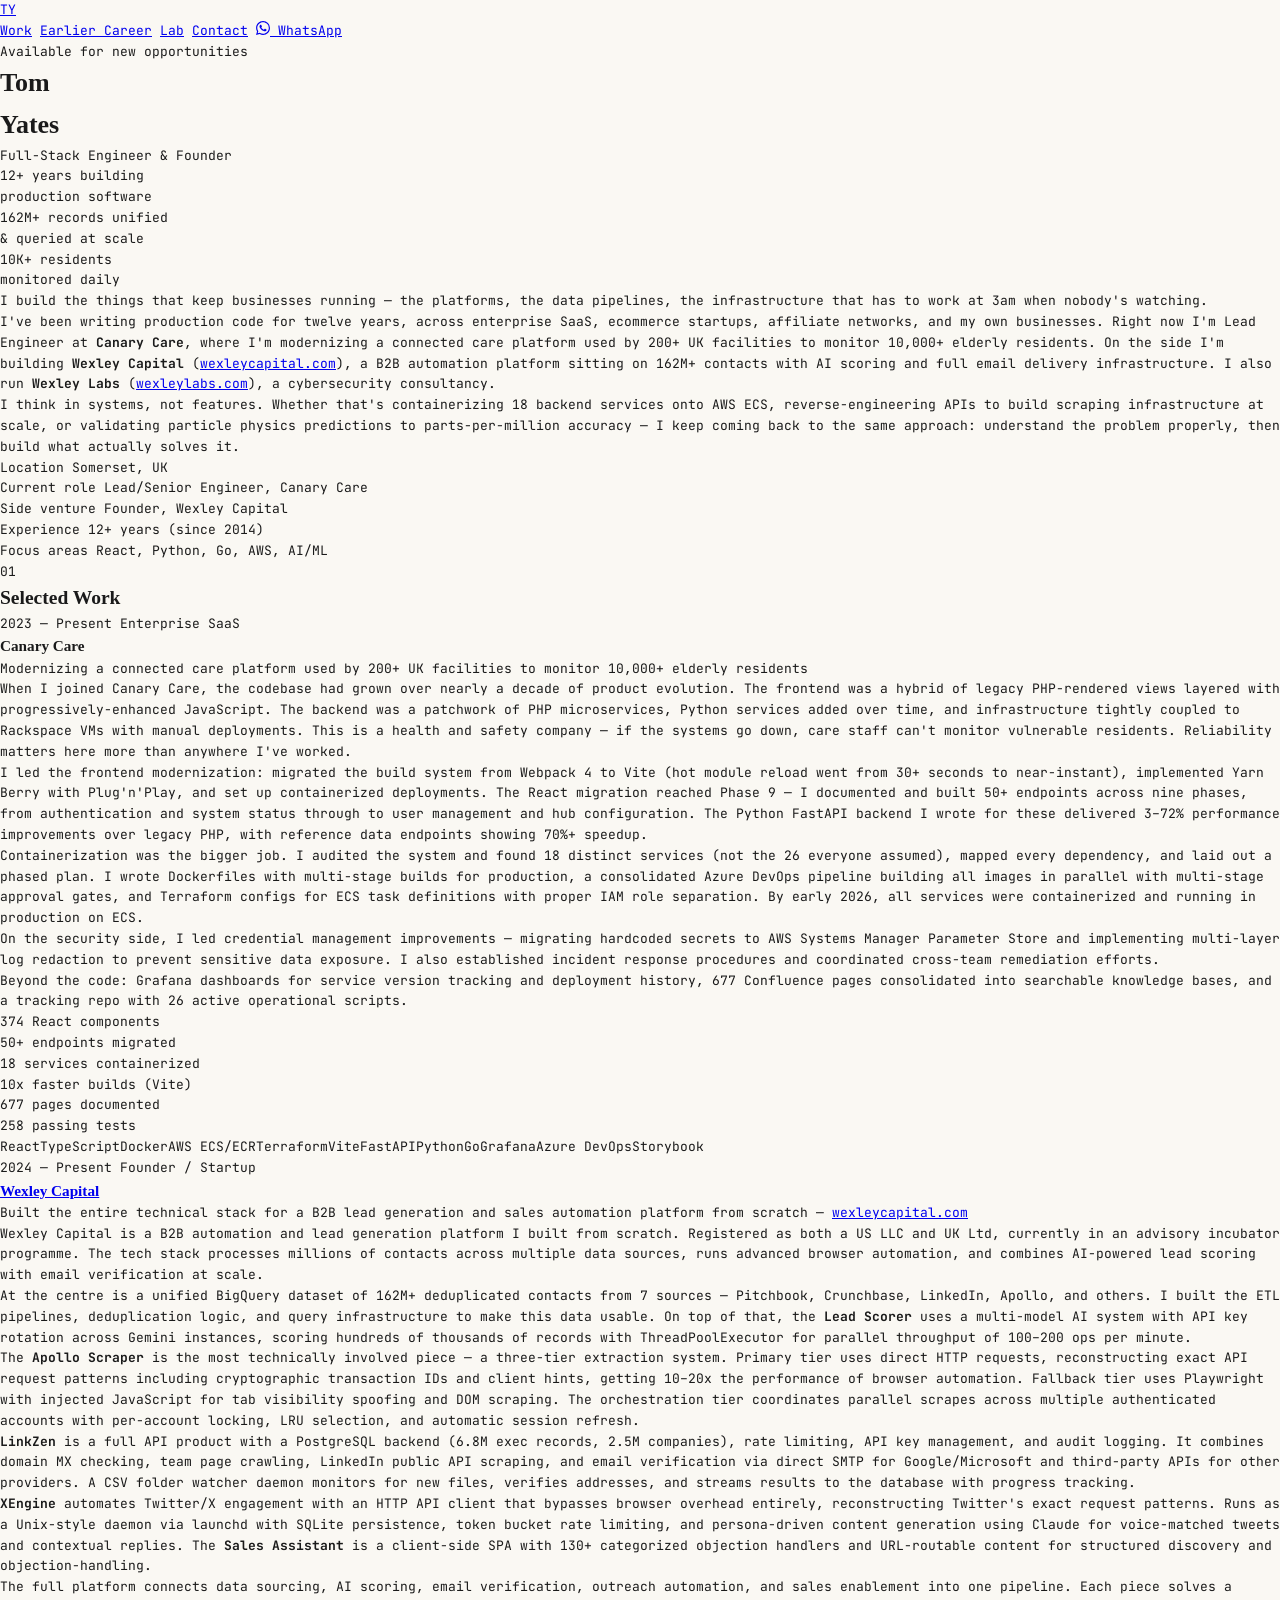
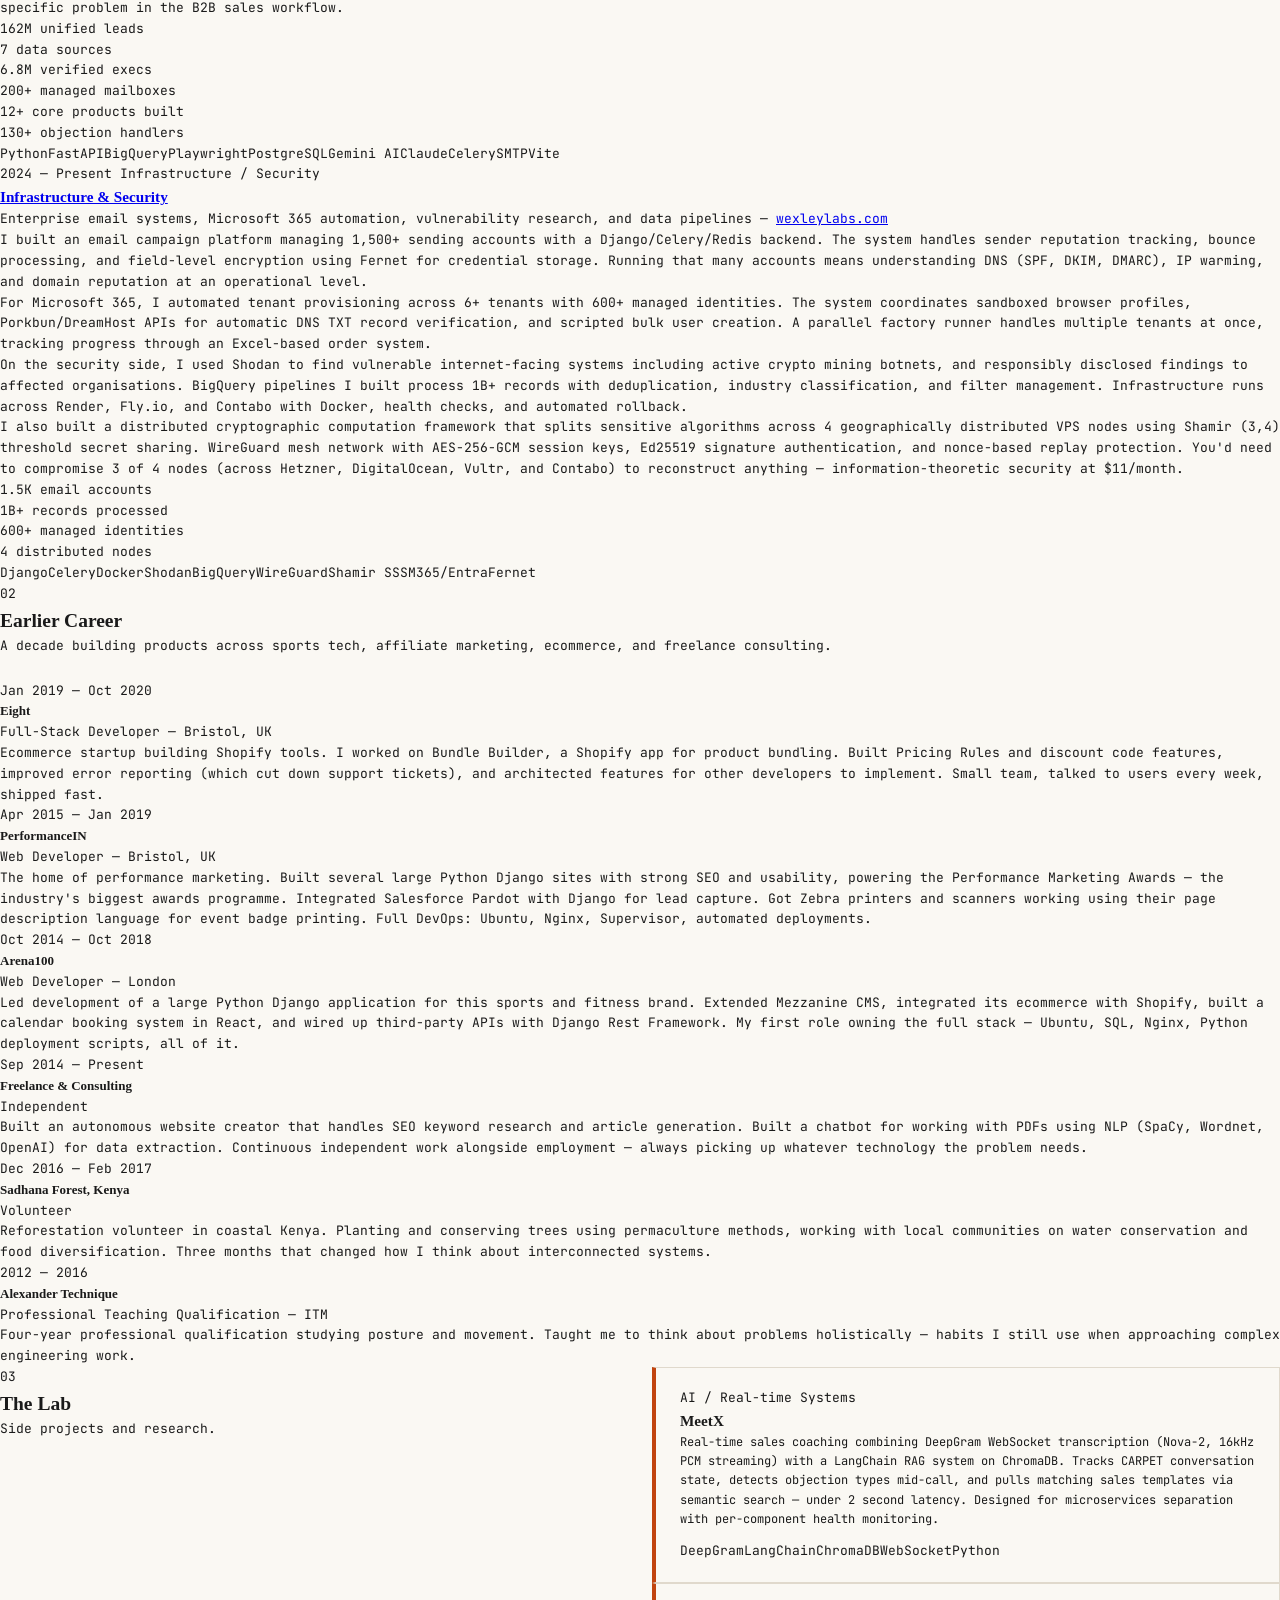
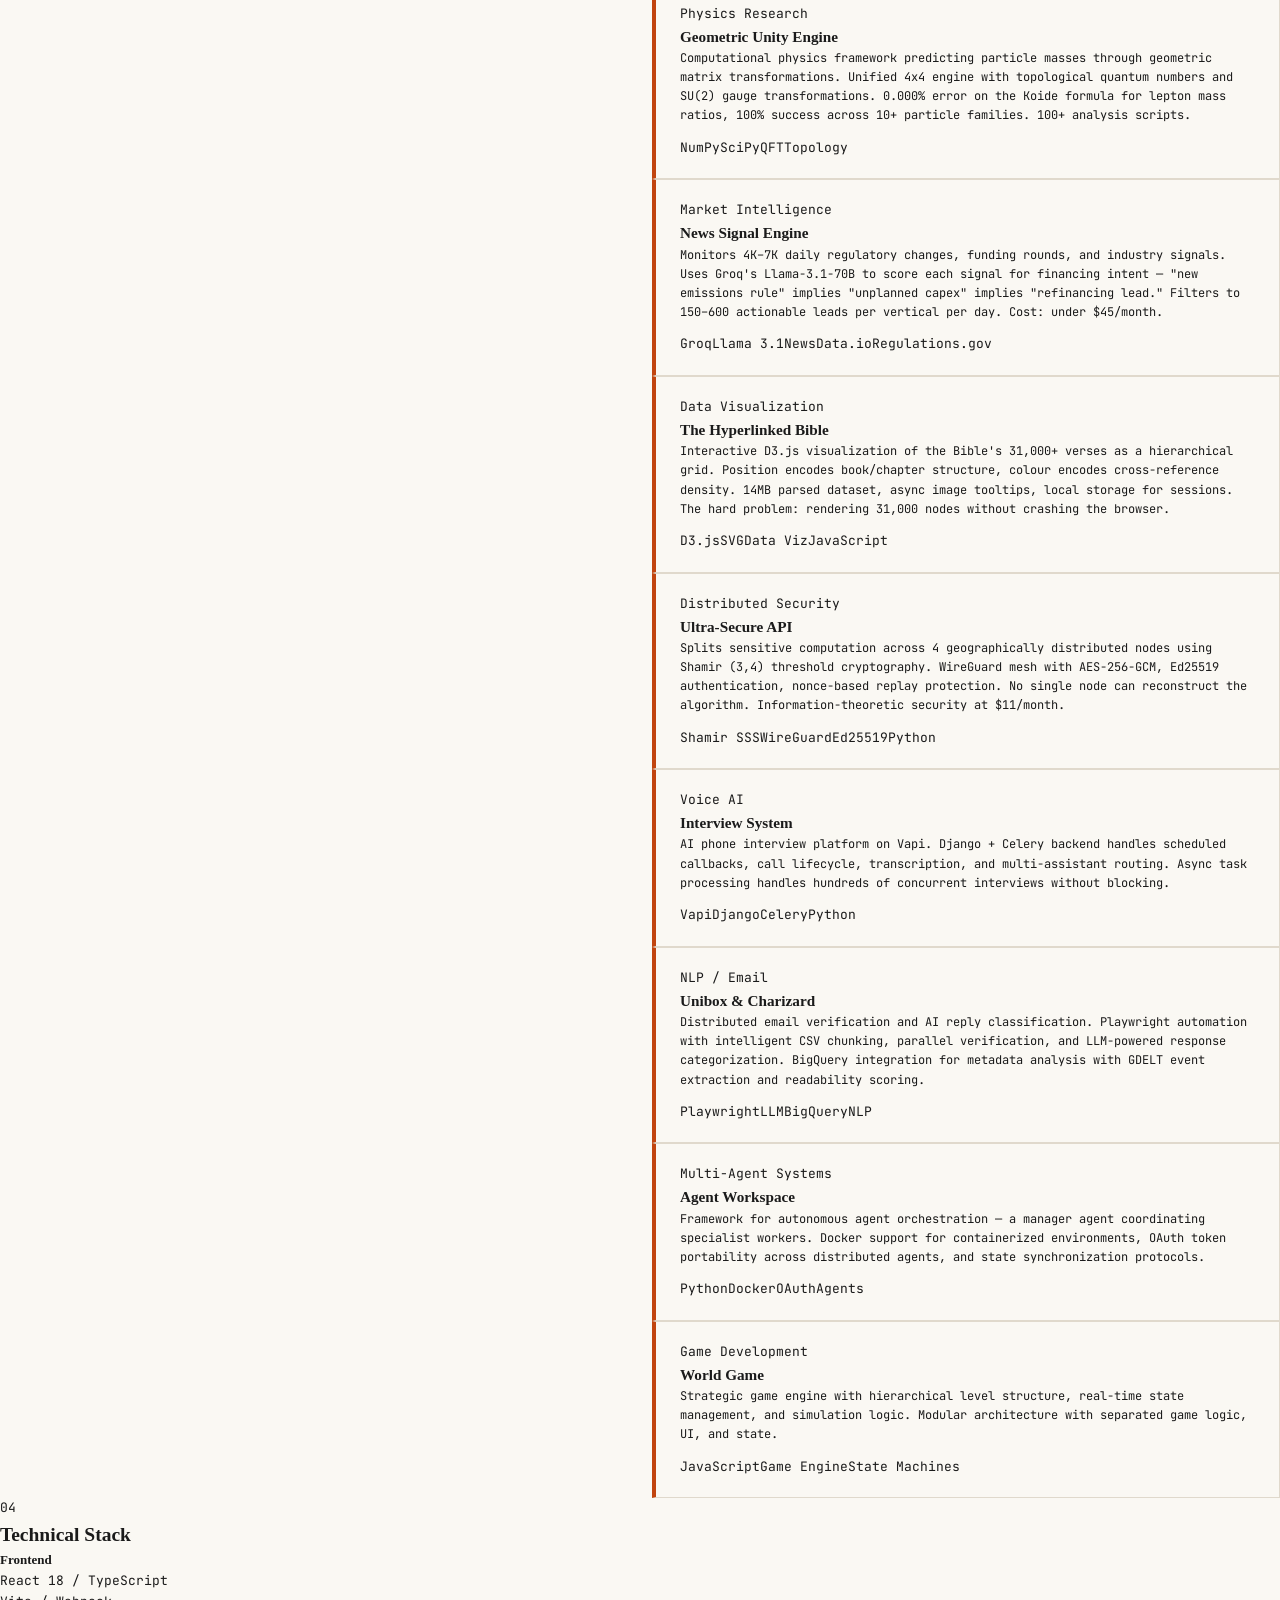
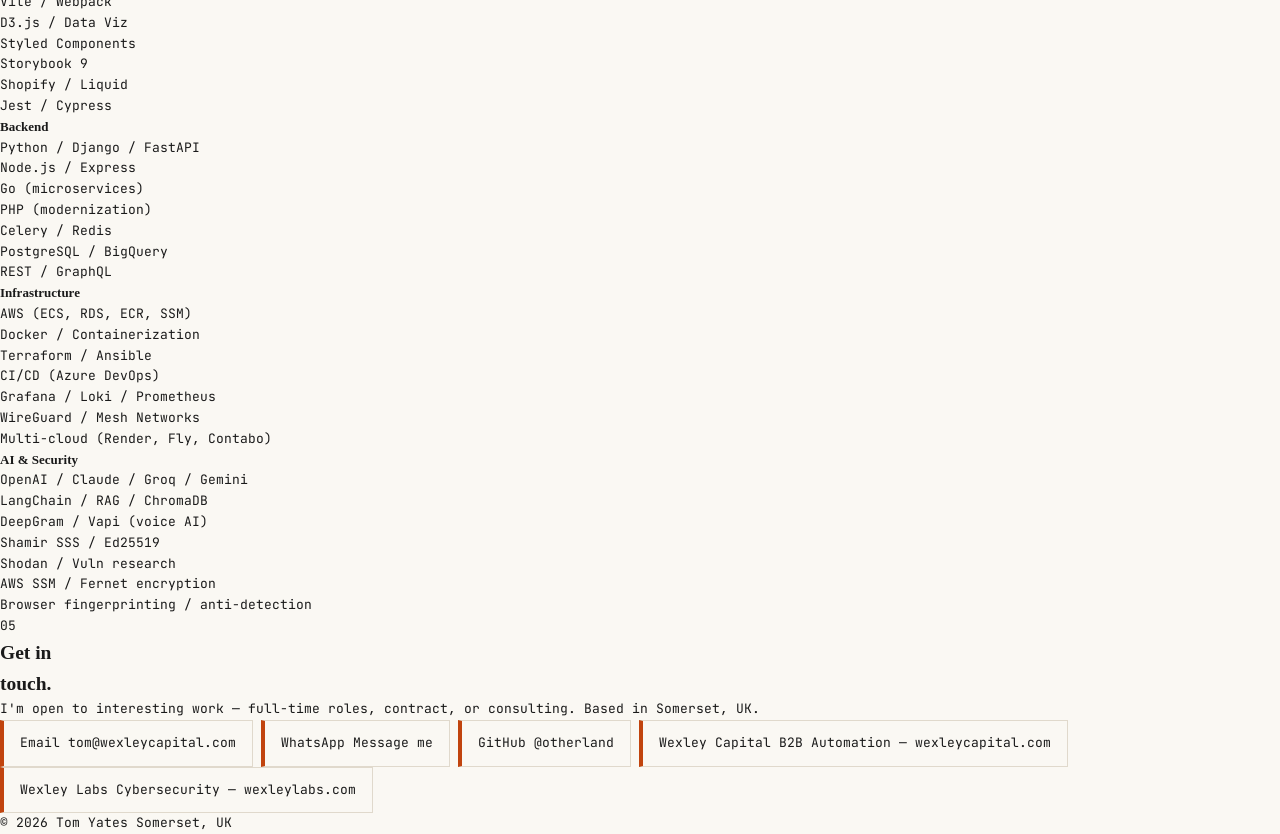
<file: index.html>
<!DOCTYPE html>
<html lang="en">
<head>
    <meta charset="UTF-8">
    <meta name="viewport" content="width=device-width, initial-scale=1.0">
    <title>Tom Yates — Full-Stack Engineer & Founder</title>
    <meta name="description" content="Tom Yates — full-stack engineer with 12+ years experience. Enterprise SaaS modernization, B2B data platforms, cybersecurity consulting. Somerset, UK.">
    <meta name="theme-color" content="#F4F3EE">
    <meta property="og:title" content="Tom Yates — Full-Stack Engineer & Founder">
    <meta property="og:description" content="12+ years building production software. Enterprise SaaS, B2B automation, cybersecurity. Based in Somerset, UK.">
    <meta property="og:type" content="website">
    <link rel="preconnect" href="https://fonts.googleapis.com">
    <link rel="preconnect" href="https://fonts.gstatic.com" crossorigin>
    <link href="https://fonts.googleapis.com/css2?family=Instrument+Serif:ital@0;1&family=JetBrains+Mono:wght@400;500;600&family=Outfit:wght@300;400;500;600&display=swap" rel="stylesheet">
    <link rel="stylesheet" href="styles/main.css">
</head>
<body>

    <!-- Grain overlay -->
    <div class="grain" aria-hidden="true"></div>

    <!-- Navigation -->
    <nav class="nav" id="nav">
        <div class="nav__inner">
            <a href="#" class="nav__logo">TY</a>
            <div class="nav__links">
                <a href="#work">Work</a>
                <a href="#earlier">Earlier Career</a>
                <a href="#lab">Lab</a>
                <a href="#contact">Contact</a>
                <a href="https://wa.me/447427330914" class="nav__whatsapp" target="_blank" rel="noopener">
                    <svg width="14" height="14" viewBox="0 0 24 24" fill="currentColor"><path d="M17.472 14.382c-.297-.149-1.758-.867-2.03-.967-.273-.099-.471-.148-.67.15-.197.297-.767.966-.94 1.164-.173.199-.347.223-.644.075-.297-.15-1.255-.463-2.39-1.475-.883-.788-1.48-1.761-1.653-2.059-.173-.297-.018-.458.13-.606.134-.133.298-.347.446-.52.149-.174.198-.298.298-.497.099-.198.05-.371-.025-.52-.075-.149-.669-1.612-.916-2.207-.242-.579-.487-.5-.669-.51-.173-.008-.371-.01-.57-.01-.198 0-.52.074-.792.372-.272.297-1.04 1.016-1.04 2.479 0 1.462 1.065 2.875 1.213 3.074.149.198 2.096 3.2 5.077 4.487.709.306 1.262.489 1.694.625.712.227 1.36.195 1.871.118.571-.085 1.758-.719 2.006-1.413.248-.694.248-1.289.173-1.413-.074-.124-.272-.198-.57-.347m-5.421 7.403h-.004a9.87 9.87 0 01-5.031-1.378l-.361-.214-3.741.982.998-3.648-.235-.374a9.86 9.86 0 01-1.51-5.26c.001-5.45 4.436-9.884 9.888-9.884 2.64 0 5.122 1.03 6.988 2.898a9.825 9.825 0 012.893 6.994c-.003 5.45-4.437 9.884-9.885 9.884m8.413-18.297A11.815 11.815 0 0012.05 0C5.495 0 .16 5.335.157 11.892c0 2.096.547 4.142 1.588 5.945L.057 24l6.305-1.654a11.882 11.882 0 005.683 1.448h.005c6.554 0 11.89-5.335 11.893-11.893a11.821 11.821 0 00-3.48-8.413z"/></svg>
                    <span class="nav__whatsapp-text">WhatsApp</span>
                </a>
            </div>
        </div>
    </nav>

    <!-- Hero -->
    <header class="hero">
        <div class="hero__inner">
            <div class="hero__label anim-fade" style="--delay: 0">Available for new opportunities</div>
            <h1 class="hero__name anim-fade" style="--delay: 1">Tom<br>Yates</h1>
            <div class="hero__role anim-fade" style="--delay: 2">Full-Stack Engineer <span class="hero__ampersand">&</span> Founder</div>

            <div class="hero__annotations">
                <div class="hero__annotation hero__annotation--left anim-fade" style="--delay: 3">
                    <span class="annotation__number">12+</span>
                    <span class="annotation__label">years building<br>production software</span>
                </div>
                <div class="hero__annotation hero__annotation--center anim-fade" style="--delay: 4">
                    <span class="annotation__number">162M+</span>
                    <span class="annotation__label">records unified<br>& queried at scale</span>
                </div>
                <div class="hero__annotation hero__annotation--right anim-fade" style="--delay: 5">
                    <span class="annotation__number">10K+</span>
                    <span class="annotation__label">residents<br>monitored daily</span>
                </div>
            </div>
        </div>
        <div class="hero__scroll anim-fade" style="--delay: 6">
            <div class="hero__scroll-line"></div>
        </div>
    </header>

    <!-- About -->
    <section class="about">
        <div class="wrap">
            <div class="about__grid">
                <div class="about__intro reveal">
                    <p class="about__lead">I build the things that keep businesses running &mdash; the platforms,
                    the data pipelines, the infrastructure that has to work at 3am when nobody's watching.</p>
                    <p class="about__body">I've been writing production code for twelve years, across enterprise SaaS,
                    ecommerce startups, affiliate networks, and my own businesses. Right now I'm Lead Engineer at
                    <strong>Canary Care</strong>, where I'm modernizing a connected care platform used by 200+ UK
                    facilities to monitor 10,000+ elderly residents. On the side I'm building
                    <strong>Wexley Capital</strong>
                    (<a href="https://wexleycapital.com" target="_blank">wexleycapital.com</a>), a B2B automation
                    platform sitting on 162M+ contacts with AI scoring and full email delivery infrastructure.
                    I also run <strong>Wexley Labs</strong>
                    (<a href="https://wexleylabs.com" target="_blank">wexleylabs.com</a>), a cybersecurity consultancy.</p>
                    <p class="about__body">I think in systems, not features. Whether that's containerizing 18 backend
                    services onto AWS ECS, reverse-engineering APIs to build scraping infrastructure at scale, or
                    validating particle physics predictions to parts-per-million accuracy &mdash; I keep coming back
                    to the same approach: understand the problem properly, then build what actually solves it.</p>
                </div>
                <aside class="about__details reveal">
                    <div class="detail">
                        <span class="detail__label">Location</span>
                        <span class="detail__value">Somerset, UK</span>
                    </div>
                    <div class="detail">
                        <span class="detail__label">Current role</span>
                        <span class="detail__value">Lead/Senior Engineer, Canary Care</span>
                    </div>
                    <div class="detail">
                        <span class="detail__label">Side venture</span>
                        <span class="detail__value">Founder, Wexley Capital</span>
                    </div>
                    <div class="detail">
                        <span class="detail__label">Experience</span>
                        <span class="detail__value">12+ years (since 2014)</span>
                    </div>
                    <div class="detail">
                        <span class="detail__label">Focus areas</span>
                        <span class="detail__value">React, Python, Go, AWS, AI/ML</span>
                    </div>
                </aside>
            </div>
        </div>
    </section>

    <!-- Divider -->
    <div class="divider reveal"><div class="divider__line"></div></div>

    <!-- Work -->
    <section id="work" class="work">
        <div class="section-header reveal">
            <span class="section-index">01</span>
            <h2 class="section-title">Selected Work</h2>
        </div>

        <!-- Canary Care -->
        <article class="work-entry reveal">
            <div class="work-entry__header">
                <div class="work-entry__meta">
                    <span class="work-entry__period">2023 &mdash; Present</span>
                    <span class="work-entry__type">Enterprise SaaS</span>
                </div>
                <h3 class="work-entry__title">Canary Care</h3>
                <p class="work-entry__subtitle">Modernizing a connected care platform used by 200+ UK facilities to monitor 10,000+ elderly residents</p>
            </div>
            <div class="work-entry__body">
                <div class="work-entry__narrative">
                    <p>When I joined Canary Care, the codebase had grown over nearly a decade of product evolution.
                    The frontend was a hybrid of legacy PHP-rendered views layered with progressively-enhanced
                    JavaScript. The backend was a patchwork of PHP microservices, Python services added over time,
                    and infrastructure tightly coupled to Rackspace VMs with manual deployments. This is a health
                    and safety company &mdash; if the systems go down, care staff can't monitor vulnerable residents.
                    Reliability matters here more than anywhere I've worked.</p>

                    <p>I led the frontend modernization: migrated the build system from Webpack 4 to Vite (hot
                    module reload went from 30+ seconds to near-instant), implemented Yarn Berry with Plug'n'Play,
                    and set up containerized deployments. The React migration reached Phase 9 &mdash; I documented
                    and built 50+ endpoints across nine phases, from authentication and system status through to
                    user management and hub configuration. The Python FastAPI backend I wrote for these delivered
                    3&ndash;72% performance improvements over legacy PHP, with reference data endpoints showing
                    70%+ speedup.</p>

                    <p>Containerization was the bigger job. I audited the system and found 18 distinct services
                    (not the 26 everyone assumed), mapped every dependency, and laid out a phased plan. I wrote
                    Dockerfiles with multi-stage builds for production, a consolidated Azure DevOps pipeline
                    building all images in parallel with multi-stage approval gates, and Terraform configs for
                    ECS task definitions with proper IAM role separation. By early 2026, all services were
                    containerized and running in production on ECS.</p>

                    <p>On the security side, I led credential management improvements &mdash; migrating hardcoded
                    secrets to AWS Systems Manager Parameter Store and implementing multi-layer log redaction
                    to prevent sensitive data exposure. I also established incident response procedures and
                    coordinated cross-team remediation efforts.</p>

                    <p>Beyond the code: Grafana dashboards for service version tracking and deployment history,
                    677 Confluence pages consolidated into searchable knowledge bases, and a tracking repo
                    with 26 active operational scripts.</p>
                </div>
                <div class="work-entry__stats">
                    <div class="stat-block">
                        <span class="stat-block__value">374</span>
                        <span class="stat-block__label">React components</span>
                    </div>
                    <div class="stat-block">
                        <span class="stat-block__value">50+</span>
                        <span class="stat-block__label">endpoints migrated</span>
                    </div>
                    <div class="stat-block">
                        <span class="stat-block__value">18</span>
                        <span class="stat-block__label">services containerized</span>
                    </div>
                    <div class="stat-block">
                        <span class="stat-block__value">10x</span>
                        <span class="stat-block__label">faster builds (Vite)</span>
                    </div>
                    <div class="stat-block">
                        <span class="stat-block__value">677</span>
                        <span class="stat-block__label">pages documented</span>
                    </div>
                    <div class="stat-block">
                        <span class="stat-block__value">258</span>
                        <span class="stat-block__label">passing tests</span>
                    </div>
                </div>
            </div>
            <div class="work-entry__tags">
                <span>React</span><span>TypeScript</span><span>Docker</span><span>AWS ECS/ECR</span><span>Terraform</span><span>Vite</span><span>FastAPI</span><span>Python</span><span>Go</span><span>Grafana</span><span>Azure DevOps</span><span>Storybook</span>
            </div>
        </article>

        <div class="divider divider--thin reveal"><div class="divider__line"></div></div>

        <!-- Wexley -->
        <article class="work-entry reveal">
            <div class="work-entry__header">
                <div class="work-entry__meta">
                    <span class="work-entry__period">2024 &mdash; Present</span>
                    <span class="work-entry__type">Founder / Startup</span>
                </div>
                <h3 class="work-entry__title"><a href="https://wexleycapital.com" target="_blank">Wexley Capital</a></h3>
                <p class="work-entry__subtitle">Built the entire technical stack for a B2B lead generation and sales automation platform from scratch &mdash; <a href="https://wexleycapital.com" target="_blank">wexleycapital.com</a></p>
            </div>
            <div class="work-entry__body">
                <div class="work-entry__narrative">
                    <p>Wexley Capital is a B2B automation and lead generation platform I built from scratch.
                    Registered as both a US LLC and UK Ltd, currently in an advisory incubator programme.
                    The tech stack processes millions of contacts across multiple data sources, runs advanced
                    browser automation, and combines AI-powered lead scoring with email verification at scale.</p>

                    <p>At the centre is a unified BigQuery dataset of 162M+ deduplicated contacts from 7
                    sources &mdash; Pitchbook, Crunchbase, LinkedIn, Apollo, and others. I built the ETL
                    pipelines, deduplication logic, and query infrastructure to make this data usable.
                    On top of that, the <strong>Lead Scorer</strong> uses a multi-model AI system with
                    API key rotation across Gemini instances, scoring hundreds of thousands of records with
                    ThreadPoolExecutor for parallel throughput of 100&ndash;200 ops per minute.</p>

                    <p>The <strong>Apollo Scraper</strong> is the most technically involved piece &mdash; a
                    three-tier extraction system. Primary tier uses direct HTTP requests, reconstructing
                    exact API request patterns including cryptographic transaction IDs and client hints,
                    getting 10&ndash;20x the performance of browser automation. Fallback tier uses
                    Playwright with injected JavaScript for tab visibility spoofing and DOM scraping.
                    The orchestration tier coordinates parallel scrapes across multiple authenticated
                    accounts with per-account locking, LRU selection, and automatic session refresh.</p>

                    <p><strong>LinkZen</strong> is a full API product with a PostgreSQL backend (6.8M exec
                    records, 2.5M companies), rate limiting, API key management, and audit logging. It
                    combines domain MX checking, team page crawling, LinkedIn public API scraping, and
                    email verification via direct SMTP for Google/Microsoft and third-party APIs for
                    other providers. A CSV folder watcher daemon monitors for new files, verifies addresses,
                    and streams results to the database with progress tracking.</p>

                    <p><strong>XEngine</strong> automates Twitter/X engagement with an HTTP API client
                    that bypasses browser overhead entirely, reconstructing Twitter's exact request patterns.
                    Runs as a Unix-style daemon via launchd with SQLite persistence, token bucket rate
                    limiting, and persona-driven content generation using Claude for voice-matched tweets
                    and contextual replies. The <strong>Sales Assistant</strong> is a client-side SPA with
                    130+ categorized objection handlers and URL-routable content for structured discovery
                    and objection-handling.</p>

                    <p>The full platform connects data sourcing, AI scoring, email verification, outreach
                    automation, and sales enablement into one pipeline. Each piece solves a specific problem
                    in the B2B sales workflow.</p>
                </div>
                <div class="work-entry__stats">
                    <div class="stat-block">
                        <span class="stat-block__value">162M</span>
                        <span class="stat-block__label">unified leads</span>
                    </div>
                    <div class="stat-block">
                        <span class="stat-block__value">7</span>
                        <span class="stat-block__label">data sources</span>
                    </div>
                    <div class="stat-block">
                        <span class="stat-block__value">6.8M</span>
                        <span class="stat-block__label">verified execs</span>
                    </div>
                    <div class="stat-block">
                        <span class="stat-block__value">200+</span>
                        <span class="stat-block__label">managed mailboxes</span>
                    </div>
                    <div class="stat-block">
                        <span class="stat-block__value">12+</span>
                        <span class="stat-block__label">core products built</span>
                    </div>
                    <div class="stat-block">
                        <span class="stat-block__value">130+</span>
                        <span class="stat-block__label">objection handlers</span>
                    </div>
                </div>
            </div>
            <div class="work-entry__tags">
                <span>Python</span><span>FastAPI</span><span>BigQuery</span><span>Playwright</span><span>PostgreSQL</span><span>Gemini AI</span><span>Claude</span><span>Celery</span><span>SMTP</span><span>Vite</span>
            </div>
        </article>

        <div class="divider divider--thin reveal"><div class="divider__line"></div></div>

        <!-- Infrastructure & Security -->
        <article class="work-entry reveal">
            <div class="work-entry__header">
                <div class="work-entry__meta">
                    <span class="work-entry__period">2024 &mdash; Present</span>
                    <span class="work-entry__type">Infrastructure / Security</span>
                </div>
                <h3 class="work-entry__title"><a href="https://wexleylabs.com" target="_blank">Infrastructure &amp; Security</a></h3>
                <p class="work-entry__subtitle">Enterprise email systems, Microsoft 365 automation, vulnerability research, and data pipelines &mdash; <a href="https://wexleylabs.com" target="_blank">wexleylabs.com</a></p>
            </div>
            <div class="work-entry__body">
                <div class="work-entry__narrative">
                    <p>I built an email campaign platform managing 1,500+ sending accounts with a
                    Django/Celery/Redis backend. The system handles sender reputation tracking, bounce
                    processing, and field-level encryption using Fernet for credential storage. Running
                    that many accounts means understanding DNS (SPF, DKIM, DMARC), IP warming, and
                    domain reputation at an operational level.</p>

                    <p>For Microsoft 365, I automated tenant provisioning across 6+ tenants with 600+
                    managed identities. The system coordinates sandboxed browser profiles,
                    Porkbun/DreamHost APIs for automatic DNS TXT record verification, and scripted
                    bulk user creation. A parallel factory runner handles multiple tenants at once,
                    tracking progress through an Excel-based order system.</p>

                    <p>On the security side, I used Shodan to find vulnerable internet-facing systems
                    including active crypto mining botnets, and responsibly disclosed findings to affected
                    organisations. BigQuery pipelines I built process 1B+ records with deduplication,
                    industry classification, and filter management. Infrastructure runs across Render,
                    Fly.io, and Contabo with Docker, health checks, and automated rollback.</p>

                    <p>I also built a distributed cryptographic computation framework that splits
                    sensitive algorithms across 4 geographically distributed VPS nodes using Shamir
                    (3,4) threshold secret sharing. WireGuard mesh network with AES-256-GCM session
                    keys, Ed25519 signature authentication, and nonce-based replay protection. You'd
                    need to compromise 3 of 4 nodes (across Hetzner, DigitalOcean, Vultr, and Contabo)
                    to reconstruct anything &mdash; information-theoretic security at $11/month.</p>
                </div>
                <div class="work-entry__stats">
                    <div class="stat-block">
                        <span class="stat-block__value">1.5K</span>
                        <span class="stat-block__label">email accounts</span>
                    </div>
                    <div class="stat-block">
                        <span class="stat-block__value">1B+</span>
                        <span class="stat-block__label">records processed</span>
                    </div>
                    <div class="stat-block">
                        <span class="stat-block__value">600+</span>
                        <span class="stat-block__label">managed identities</span>
                    </div>
                    <div class="stat-block">
                        <span class="stat-block__value">4</span>
                        <span class="stat-block__label">distributed nodes</span>
                    </div>
                </div>
            </div>
            <div class="work-entry__tags">
                <span>Django</span><span>Celery</span><span>Docker</span><span>Shodan</span><span>BigQuery</span><span>WireGuard</span><span>Shamir SSS</span><span>M365/Entra</span><span>Fernet</span>
            </div>
        </article>
    </section>

    <!-- Divider -->
    <div class="divider reveal"><div class="divider__line"></div></div>

    <!-- Earlier Career Timeline -->
    <section id="earlier" class="timeline">
        <div class="section-header reveal">
            <span class="section-index">02</span>
            <h2 class="section-title">Earlier Career</h2>
            <p class="section-desc">A decade building products across sports tech, affiliate marketing, ecommerce, and freelance consulting.</p>
        </div>

        <div class="timeline__grid">
            <div class="timeline__entry reveal">
                <span class="timeline__period">Jan 2019 &mdash; Oct 2020</span>
                <div class="timeline__content">
                    <h4>Eight</h4>
                    <span class="timeline__role">Full-Stack Developer &mdash; Bristol, UK</span>
                    <p>Ecommerce startup building Shopify tools. I worked on Bundle Builder, a Shopify app
                    for product bundling. Built Pricing Rules and discount code features, improved error
                    reporting (which cut down support tickets), and architected features for other developers
                    to implement. Small team, talked to users every week, shipped fast.</p>
                </div>
            </div>
            <div class="timeline__entry reveal">
                <span class="timeline__period">Apr 2015 &mdash; Jan 2019</span>
                <div class="timeline__content">
                    <h4>PerformanceIN</h4>
                    <span class="timeline__role">Web Developer &mdash; Bristol, UK</span>
                    <p>The home of performance marketing. Built several large Python Django sites with strong
                    SEO and usability, powering the Performance Marketing Awards &mdash; the industry's biggest
                    awards programme. Integrated Salesforce Pardot with Django for lead capture. Got Zebra
                    printers and scanners working using their page description language for event badge printing.
                    Full DevOps: Ubuntu, Nginx, Supervisor, automated deployments.</p>
                </div>
            </div>
            <div class="timeline__entry reveal">
                <span class="timeline__period">Oct 2014 &mdash; Oct 2018</span>
                <div class="timeline__content">
                    <h4>Arena100</h4>
                    <span class="timeline__role">Web Developer &mdash; London</span>
                    <p>Led development of a large Python Django application for this sports and fitness brand.
                    Extended Mezzanine CMS, integrated its ecommerce with Shopify, built a calendar booking
                    system in React, and wired up third-party APIs with Django Rest Framework. My first role
                    owning the full stack &mdash; Ubuntu, SQL, Nginx, Python deployment scripts, all of it.</p>
                </div>
            </div>
            <div class="timeline__entry reveal">
                <span class="timeline__period">Sep 2014 &mdash; Present</span>
                <div class="timeline__content">
                    <h4>Freelance &amp; Consulting</h4>
                    <span class="timeline__role">Independent</span>
                    <p>Built an autonomous website creator that handles SEO keyword research and article
                    generation. Built a chatbot for working with PDFs using NLP (SpaCy, Wordnet, OpenAI)
                    for data extraction. Continuous independent work alongside employment &mdash; always
                    picking up whatever technology the problem needs.</p>
                </div>
            </div>
            <div class="timeline__entry reveal">
                <span class="timeline__period">Dec 2016 &mdash; Feb 2017</span>
                <div class="timeline__content">
                    <h4>Sadhana Forest, Kenya</h4>
                    <span class="timeline__role">Volunteer</span>
                    <p>Reforestation volunteer in coastal Kenya. Planting and conserving trees using
                    permaculture methods, working with local communities on water conservation and food
                    diversification. Three months that changed how I think about interconnected systems.</p>
                </div>
            </div>
            <div class="timeline__entry reveal">
                <span class="timeline__period">2012 &mdash; 2016</span>
                <div class="timeline__content">
                    <h4>Alexander Technique</h4>
                    <span class="timeline__role">Professional Teaching Qualification &mdash; ITM</span>
                    <p>Four-year professional qualification studying posture and movement. Taught me to
                    think about problems holistically &mdash; habits I still use when approaching complex
                    engineering work.</p>
                </div>
            </div>
        </div>
    </section>

    <!-- Divider -->
    <div class="divider reveal"><div class="divider__line"></div></div>

    <!-- Lab / Experimental -->
    <section id="lab" class="lab">
        <div class="section-header reveal">
            <span class="section-index">03</span>
            <h2 class="section-title">The Lab</h2>
            <p class="section-desc">Side projects and research.</p>
        </div>

        <div class="lab__grid">
            <article class="lab__card reveal">
                <div class="lab__card-inner">
                    <span class="lab__category">AI / Real-time Systems</span>
                    <h3>MeetX</h3>
                    <p>Real-time sales coaching combining DeepGram WebSocket transcription (Nova-2, 16kHz
                    PCM streaming) with a LangChain RAG system on ChromaDB. Tracks CARPET conversation
                    state, detects objection types mid-call, and pulls matching sales templates via semantic
                    search &mdash; under 2 second latency. Designed for microservices separation with
                    per-component health monitoring.</p>
                    <div class="lab__tags">
                        <span>DeepGram</span><span>LangChain</span><span>ChromaDB</span><span>WebSocket</span><span>Python</span>
                    </div>
                </div>
            </article>

            <article class="lab__card reveal">
                <div class="lab__card-inner">
                    <span class="lab__category">Physics Research</span>
                    <h3>Geometric Unity Engine</h3>
                    <p>Computational physics framework predicting particle masses through geometric matrix
                    transformations. Unified 4x4 engine with topological quantum numbers and SU(2) gauge
                    transformations. 0.000% error on the Koide formula for lepton mass ratios, 100% success
                    across 10+ particle families. 100+ analysis scripts.</p>
                    <div class="lab__tags">
                        <span>NumPy</span><span>SciPy</span><span>QFT</span><span>Topology</span>
                    </div>
                </div>
            </article>

            <article class="lab__card reveal">
                <div class="lab__card-inner">
                    <span class="lab__category">Market Intelligence</span>
                    <h3>News Signal Engine</h3>
                    <p>Monitors 4K&ndash;7K daily regulatory changes, funding rounds, and industry signals.
                    Uses Groq's Llama-3.1-70B to score each signal for financing intent &mdash; "new emissions
                    rule" implies "unplanned capex" implies "refinancing lead." Filters to 150&ndash;600
                    actionable leads per vertical per day. Cost: under $45/month.</p>
                    <div class="lab__tags">
                        <span>Groq</span><span>Llama 3.1</span><span>NewsData.io</span><span>Regulations.gov</span>
                    </div>
                </div>
            </article>

            <article class="lab__card reveal">
                <div class="lab__card-inner">
                    <span class="lab__category">Data Visualization</span>
                    <h3>The Hyperlinked Bible</h3>
                    <p>Interactive D3.js visualization of the Bible's 31,000+ verses as a hierarchical grid.
                    Position encodes book/chapter structure, colour encodes cross-reference density. 14MB
                    parsed dataset, async image tooltips, local storage for sessions. The hard problem:
                    rendering 31,000 nodes without crashing the browser.</p>
                    <div class="lab__tags">
                        <span>D3.js</span><span>SVG</span><span>Data Viz</span><span>JavaScript</span>
                    </div>
                </div>
            </article>

            <article class="lab__card reveal">
                <div class="lab__card-inner">
                    <span class="lab__category">Distributed Security</span>
                    <h3>Ultra-Secure API</h3>
                    <p>Splits sensitive computation across 4 geographically distributed nodes using Shamir
                    (3,4) threshold cryptography. WireGuard mesh with AES-256-GCM, Ed25519 authentication,
                    nonce-based replay protection. No single node can reconstruct the algorithm.
                    Information-theoretic security at $11/month.</p>
                    <div class="lab__tags">
                        <span>Shamir SSS</span><span>WireGuard</span><span>Ed25519</span><span>Python</span>
                    </div>
                </div>
            </article>

            <article class="lab__card reveal">
                <div class="lab__card-inner">
                    <span class="lab__category">Voice AI</span>
                    <h3>Interview System</h3>
                    <p>AI phone interview platform on Vapi. Django + Celery backend handles scheduled
                    callbacks, call lifecycle, transcription, and multi-assistant routing. Async task
                    processing handles hundreds of concurrent interviews without blocking.</p>
                    <div class="lab__tags">
                        <span>Vapi</span><span>Django</span><span>Celery</span><span>Python</span>
                    </div>
                </div>
            </article>

            <article class="lab__card reveal">
                <div class="lab__card-inner">
                    <span class="lab__category">NLP / Email</span>
                    <h3>Unibox &amp; Charizard</h3>
                    <p>Distributed email verification and AI reply classification. Playwright automation
                    with intelligent CSV chunking, parallel verification, and LLM-powered response
                    categorization. BigQuery integration for metadata analysis with GDELT event
                    extraction and readability scoring.</p>
                    <div class="lab__tags">
                        <span>Playwright</span><span>LLM</span><span>BigQuery</span><span>NLP</span>
                    </div>
                </div>
            </article>

            <article class="lab__card reveal">
                <div class="lab__card-inner">
                    <span class="lab__category">Multi-Agent Systems</span>
                    <h3>Agent Workspace</h3>
                    <p>Framework for autonomous agent orchestration &mdash; a manager agent coordinating
                    specialist workers. Docker support for containerized environments, OAuth token
                    portability across distributed agents, and state synchronization protocols.</p>
                    <div class="lab__tags">
                        <span>Python</span><span>Docker</span><span>OAuth</span><span>Agents</span>
                    </div>
                </div>
            </article>

            <article class="lab__card reveal">
                <div class="lab__card-inner">
                    <span class="lab__category">Game Development</span>
                    <h3>World Game</h3>
                    <p>Strategic game engine with hierarchical level structure, real-time state management,
                    and simulation logic. Modular architecture with separated game logic, UI, and state.</p>
                    <div class="lab__tags">
                        <span>JavaScript</span><span>Game Engine</span><span>State Machines</span>
                    </div>
                </div>
            </article>
        </div>
    </section>

    <!-- Divider -->
    <div class="divider reveal"><div class="divider__line"></div></div>

    <!-- Skills -->
    <section class="stack">
        <div class="section-header reveal">
            <span class="section-index">04</span>
            <h2 class="section-title">Technical Stack</h2>
        </div>

        <div class="stack__grid reveal">
            <div class="stack__column">
                <h4 class="stack__heading">Frontend</h4>
                <ul class="stack__list">
                    <li>React 18 / TypeScript</li>
                    <li>Vite / Webpack</li>
                    <li>D3.js / Data Viz</li>
                    <li>Styled Components</li>
                    <li>Storybook 9</li>
                    <li>Shopify / Liquid</li>
                    <li>Jest / Cypress</li>
                </ul>
            </div>
            <div class="stack__column">
                <h4 class="stack__heading">Backend</h4>
                <ul class="stack__list">
                    <li>Python / Django / FastAPI</li>
                    <li>Node.js / Express</li>
                    <li>Go (microservices)</li>
                    <li>PHP (modernization)</li>
                    <li>Celery / Redis</li>
                    <li>PostgreSQL / BigQuery</li>
                    <li>REST / GraphQL</li>
                </ul>
            </div>
            <div class="stack__column">
                <h4 class="stack__heading">Infrastructure</h4>
                <ul class="stack__list">
                    <li>AWS (ECS, RDS, ECR, SSM)</li>
                    <li>Docker / Containerization</li>
                    <li>Terraform / Ansible</li>
                    <li>CI/CD (Azure DevOps)</li>
                    <li>Grafana / Loki / Prometheus</li>
                    <li>WireGuard / Mesh Networks</li>
                    <li>Multi-cloud (Render, Fly, Contabo)</li>
                </ul>
            </div>
            <div class="stack__column">
                <h4 class="stack__heading">AI &amp; Security</h4>
                <ul class="stack__list">
                    <li>OpenAI / Claude / Groq / Gemini</li>
                    <li>LangChain / RAG / ChromaDB</li>
                    <li>DeepGram / Vapi (voice AI)</li>
                    <li>Shamir SSS / Ed25519</li>
                    <li>Shodan / Vuln research</li>
                    <li>AWS SSM / Fernet encryption</li>
                    <li>Browser fingerprinting / anti-detection</li>
                </ul>
            </div>
        </div>
    </section>

    <!-- Divider -->
    <div class="divider reveal"><div class="divider__line"></div></div>

    <!-- Contact -->
    <section id="contact" class="contact">
        <div class="contact__inner reveal">
            <span class="section-index">05</span>
            <h2 class="contact__heading">Get in<br>touch.</h2>
            <p class="contact__body">I'm open to interesting work &mdash; full-time roles, contract,
            or consulting. Based in Somerset, UK.</p>
            <div class="contact__links">
                <a href="mailto:tom@wexleycapital.com" class="contact__link">
                    <span class="contact__link-label">Email</span>
                    <span class="contact__link-value">tom@wexleycapital.com</span>
                </a>
                <a href="https://wa.me/447427330914" class="contact__link" target="_blank" rel="noopener">
                    <span class="contact__link-label">WhatsApp</span>
                    <span class="contact__link-value">Message me</span>
                </a>
                <a href="https://github.com/otherland" class="contact__link" target="_blank">
                    <span class="contact__link-label">GitHub</span>
                    <span class="contact__link-value">@otherland</span>
                </a>
                <a href="https://wexleycapital.com" class="contact__link" target="_blank">
                    <span class="contact__link-label">Wexley Capital</span>
                    <span class="contact__link-value">B2B Automation &mdash; wexleycapital.com</span>
                </a>
                <a href="https://wexleylabs.com" class="contact__link" target="_blank">
                    <span class="contact__link-label">Wexley Labs</span>
                    <span class="contact__link-value">Cybersecurity &mdash; wexleylabs.com</span>
                </a>
            </div>
        </div>
    </section>

    <!-- Footer -->
    <footer class="footer">
        <div class="footer__inner">
            <span>&copy; 2026 Tom Yates</span>
            <span>Somerset, UK</span>
        </div>
    </footer>

    <script src="js/main.js"></script>
</body>
</html>
</file>
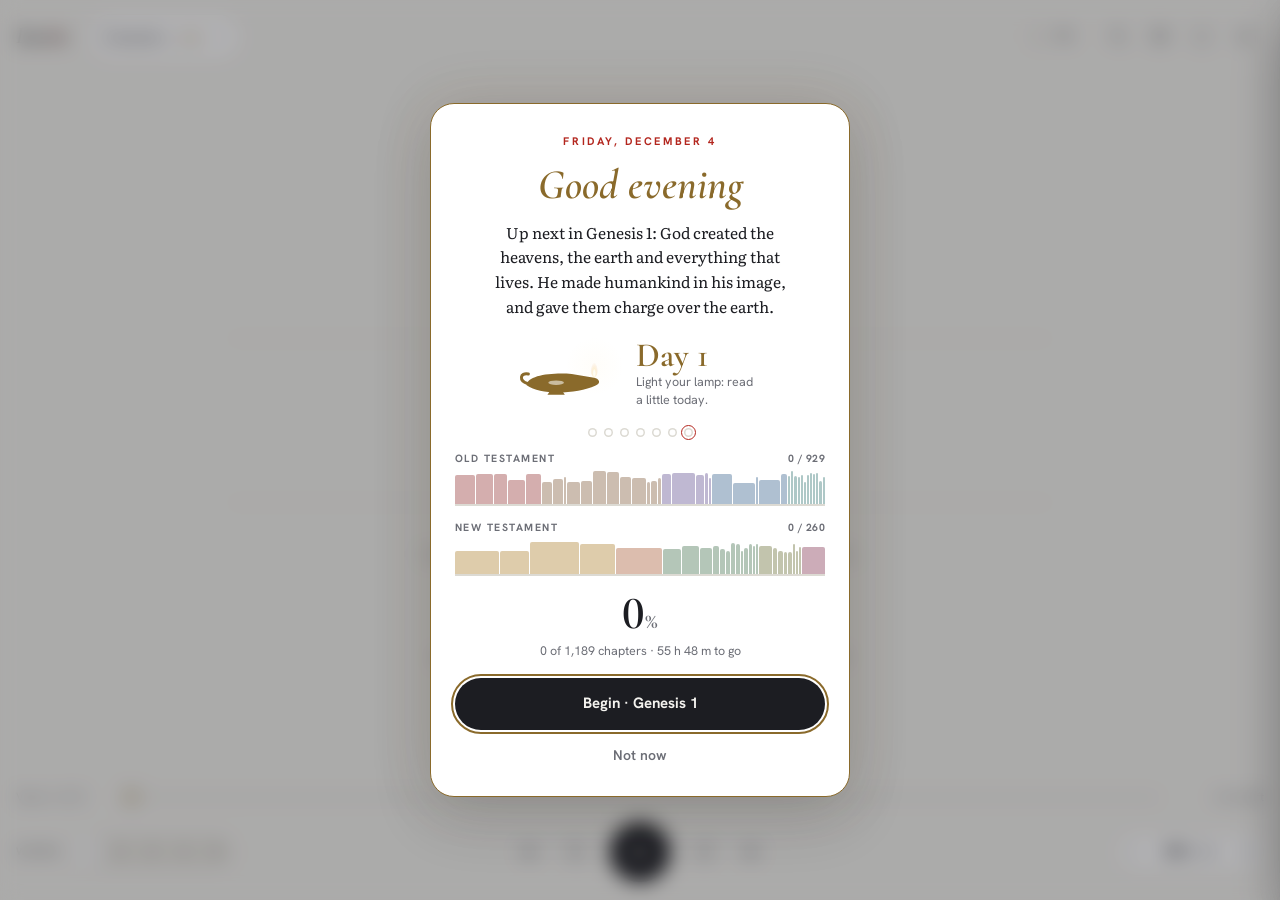
<file: lectio/index.html>
<!doctype html>
<html lang="en">
<head>
<meta charset="utf-8">
<meta name="viewport" content="width=device-width,initial-scale=1,viewport-fit=cover">
<meta name="description" content="A focused speed reader for the whole Bible: nine public-domain translations, adjustable pace and type, reading progress and chapter summaries.">
<meta name="theme-color" content="#f4f3ef" media="(prefers-color-scheme: light)">
<meta name="theme-color" content="#0e1320" media="(prefers-color-scheme: dark)">
<meta name="apple-mobile-web-app-capable" content="yes">
<meta name="mobile-web-app-capable" content="yes">
<meta name="apple-mobile-web-app-status-bar-style" content="black-translucent">
<meta name="apple-mobile-web-app-title" content="Lectio">
<meta property="og:title" content="Lectio Bible Reader">
<meta property="og:description" content="Read the whole Bible, one word at a time.">
<meta property="og:image" content="icons/icon-512.png">
<link rel="manifest" href="manifest.webmanifest">
<link rel="icon" type="image/png" sizes="32x32" href="icons/icon-32.png">
<link rel="apple-touch-icon" href="icons/apple-touch-icon.png">
<title>Lectio Bible Reader</title>
<link rel="preconnect" href="https://fonts.googleapis.com">
<link rel="preconnect" href="https://fonts.gstatic.com" crossorigin>
<link rel="stylesheet" href="https://fonts.googleapis.com/css2?family=Literata:opsz,wght@7..72,300..800&family=EB+Garamond:wght@400..800&family=Cormorant+Garamond:ital,wght@0,400;0,500;0,600;0,700;1,400;1,500;1,600&family=Spectral:wght@300;400;500;600;700&family=Source+Serif+4:opsz,wght@8..60,300..800&family=Atkinson+Hyperlegible:wght@400;700&family=Lexend:wght@300..700&family=IBM+Plex+Mono:wght@400;500;600&family=Hanken+Grotesk:wght@400..700&display=swap">
<style>:root{color-scheme:light;padding-top:env(safe-area-inset-top,0px);padding-bottom:env(safe-area-inset-bottom,0px)}body{margin:0;font:14px/1.4 system-ui,-apple-system,"Segoe UI",sans-serif}img{max-width:100%}[hidden]{display:none!important}</style>
</head>
<body>
<style>
/* Layout: one-screen instrument. Header (passage + tools), centre stage with a ruled reticle
   like a manuscript's guide lines, transport at the foot. Panels slide in from the right.
   Rubric red marks the fixation letter, as rubricators once marked the text. */
:root {
  --bg: #f4f3ef;
  --surface: #ffffff;
  --sunk: #ebe9e3;
  --ink: #1c1d22;
  --muted: #6c6e76;
  --faint: #a7a8ad;
  --line: #dcdad3;
  --rubric: #b3261e;
  --gilt: #8a6a2b;
  --gilt-soft: rgba(138,106,43,.12);
  --scrim: rgba(20,20,26,.32);
  --shadow: 0 20px 60px rgba(20,22,30,.16);

  --f-display: "Cormorant Garamond", "EB Garamond", Georgia, serif;
  --f-ui: "Hanken Grotesk", system-ui, -apple-system, "Segoe UI", sans-serif;
  --f-read: "Literata", Georgia, serif;
  --f-mono: "IBM Plex Mono", ui-monospace, Menlo, monospace;
  --r: 10px;
  --ok: #4f9d69;
}
@media (prefers-color-scheme: dark) {
  :root:not([data-theme="light"]) {
    --bg: #0e1320; --surface: #151b2b; --sunk: #0a0e18; --ink: #e8e4d9; --muted: #8e94a6; --faint: #555c70;
    --line: #252d42; --rubric: #ec6b57; --gilt: #d6b26b; --gilt-soft: rgba(214,178,107,.13);
    --scrim: rgba(0,0,0,.55); --shadow: 0 20px 60px rgba(0,0,0,.5); color-scheme: dark;
  }
}
:root[data-theme="dark"] {
  --bg: #0e1320; --surface: #151b2b; --sunk: #0a0e18; --ink: #e8e4d9; --muted: #8e94a6; --faint: #555c70;
  --line: #252d42; --rubric: #ec6b57; --gilt: #d6b26b; --gilt-soft: rgba(214,178,107,.13);
  --scrim: rgba(0,0,0,.55); --shadow: 0 20px 60px rgba(0,0,0,.5); color-scheme: dark;
}
/* Reader skins chosen inside the app override the host theme */
body[data-skin="vellum"] { --bg:#f4f3ef; --surface:#fff; --sunk:#ebe9e3; --ink:#1c1d22; --muted:#6c6e76; --faint:#a7a8ad; --line:#dcdad3; --rubric:#b3261e; --gilt:#8a6a2b; --gilt-soft:rgba(138,106,43,.12); --scrim:rgba(20,20,26,.32); --shadow:0 20px 60px rgba(20,22,30,.16); color-scheme: light; }
body[data-skin="linen"]  { --bg:#efe6d4; --surface:#f8f1e3; --sunk:#e5dac4; --ink:#3a2f22; --muted:#7c6d58; --faint:#b0a389; --line:#d8cbb1; --rubric:#a3341f; --gilt:#7d5d22; --gilt-soft:rgba(125,93,34,.12); --scrim:rgba(40,30,15,.3); --shadow:0 20px 60px rgba(60,40,10,.18); color-scheme: light; }
body[data-skin="dusk"]   { --bg:#1d1b1a; --surface:#272422; --sunk:#151413; --ink:#e9e1d4; --muted:#9d9488; --faint:#5e5850; --line:#38332f; --rubric:#e8835f; --gilt:#d9b77c; --gilt-soft:rgba(217,183,124,.12); --scrim:rgba(0,0,0,.5); --shadow:0 20px 60px rgba(0,0,0,.5); color-scheme: dark; }
body[data-skin="vespers"]{ --bg:#0e1320; --surface:#151b2b; --sunk:#0a0e18; --ink:#e8e4d9; --muted:#8e94a6; --faint:#555c70; --line:#252d42; --rubric:#ec6b57; --gilt:#d6b26b; --gilt-soft:rgba(214,178,107,.13); --scrim:rgba(0,0,0,.55); --shadow:0 20px 60px rgba(0,0,0,.5); color-scheme: dark; }
body[data-skin="midnight"]{ --bg:#000; --surface:#0d0d0f; --sunk:#000; --ink:#d9d7d2; --muted:#7d7c80; --faint:#3f3f44; --line:#1d1d21; --rubric:#ff6b5a; --gilt:#c8a868; --gilt-soft:rgba(200,168,104,.12); --scrim:rgba(0,0,0,.6); --shadow:0 20px 60px rgba(0,0,0,.8); color-scheme: dark; }
body[data-skin="sage"]   { --bg:#e6ebe3; --surface:#f3f6f1; --sunk:#dbe2d7; --ink:#1f2a22; --muted:#5e6d61; --faint:#9eab9f; --line:#cbd5c8; --rubric:#a8362a; --gilt:#4d6b3f; --gilt-soft:rgba(77,107,63,.12); --scrim:rgba(20,30,20,.3); --shadow:0 20px 60px rgba(20,40,20,.16); color-scheme: light; }

/* border-box: the viewer pads :root for the notch and home bar, and that padding must sit inside the screen height */
html { box-sizing: border-box; }
html, body { height: 100%; }
body {
  overscroll-behavior: none;
  background: var(--bg); color: var(--ink); font-family: var(--f-ui); font-size: 15px;
  overflow: hidden; transition: background .4s, color .4s;
  -webkit-font-smoothing: antialiased;
}
body::before { content: ""; position: fixed; inset: 0 0 auto; height: env(safe-area-inset-top, 0px); z-index: 10; background: var(--bg); }
button, input, select { font: inherit; color: inherit; }
button { cursor: pointer; background: none; border: 0; }
button, input[type=range] { touch-action: manipulation; -webkit-tap-highlight-color: transparent; }
.stage { touch-action: pan-y; -webkit-tap-highlight-color: transparent; -webkit-touch-callout: none; }
.passage-btn .ref .short { display: none; }
:focus-visible { outline: 2px solid var(--gilt); outline-offset: 2px; border-radius: 6px; }

.app {
  height: 100%; display: grid; grid-template-rows: auto minmax(0, 1fr) auto;
  padding-left: max(16px, env(safe-area-inset-left, 0px));
  padding-right: max(16px, env(safe-area-inset-right, 0px));
}

/* ---------- Header ---------- */
.bar { display: flex; align-items: center; gap: 12px; padding-block: 14px 6px; transition: opacity .5s; }
.brand { font-family: var(--f-display); font-style: italic; font-weight: 600; font-size: 24px; letter-spacing: .01em; color: var(--ink); line-height: 1; }
.brand b { color: var(--rubric); font-weight: 600; }
.passage-btn {
  display: inline-flex; align-items: baseline; gap: 10px; padding: 8px 14px 8px 14px; border-radius: 999px;
  border: 1px solid var(--line); background: var(--surface); margin-left: 8px; min-width: 0;
}
.passage-btn:hover { border-color: var(--gilt); }
.passage-btn .ref { font-family: var(--f-display); font-size: 19px; font-weight: 600; white-space: nowrap; overflow: hidden; text-overflow: ellipsis; }
.passage-btn .tr { font-size: 11px; letter-spacing: .12em; text-transform: uppercase; color: var(--gilt); font-weight: 650; }
.passage-btn svg { width: 12px; height: 12px; align-self: center; color: var(--muted); flex: none; }
.spacer { flex: 1; }
.tools { display: flex; gap: 2px; }
.icon-btn { width: 40px; height: 40px; display: grid; place-items: center; border-radius: 50%; color: var(--muted); transition: background .2s, color .2s; }
.icon-btn:hover { background: var(--gilt-soft); color: var(--ink); }
.icon-btn svg { width: 20px; height: 20px; }

/* ---------- Stage ---------- */
.stage { display: grid; place-items: stretch center; min-height: 0; position: relative; user-select: none; -webkit-user-select: none; cursor: pointer; }
/* equal rows above and below keep the reticle fixed at the centre, whatever the verse length */
.stage-inner { width: min(980px, 100%); height: 100%; min-height: 0; display: grid; grid-template-rows: minmax(0, 1fr) auto minmax(0, 1fr); gap: clamp(18px, 4vh, 40px); justify-items: center; }
.stage-inner .locus { align-self: end; }
/* a long verse scrolls inside its own space, faded at the edge, and never moves the word above */
.below.scrolls { -webkit-mask-image: linear-gradient(to bottom, #000 85%, transparent); mask-image: linear-gradient(to bottom, #000 85%, transparent); }
.below { position: relative; align-self: start; display: grid; gap: clamp(14px, 3vh, 28px); justify-items: center; min-height: 0; max-height: 100%; overflow-y: auto; scrollbar-width: none; }
.locus {
  font-family: var(--f-ui); font-size: 12px; letter-spacing: .22em; text-transform: uppercase; color: var(--muted);
  font-weight: 600; display: flex; gap: 14px; align-items: center; font-variant-numeric: tabular-nums; transition: opacity .4s;
}
.locus .dot { width: 3px; height: 3px; background: var(--faint); border-radius: 50%; }
.reticle { touch-action: none; position: relative; width: 100%; padding-block: clamp(22px, 5vh, 44px); }
.reticle .rule { position: absolute; left: 8%; right: 8%; height: 1px; background: var(--line); }
.reticle .rule.top { top: 0; } .reticle .rule.bot { bottom: 0; }
/* the focus letter sits at 40% of the reticle: long words run rightward, so this leaves them room */
.reticle .rule::after { content: ""; position: absolute; left: 38.1%; width: 1.5px; height: 14px; background: var(--rubric); transform: translateX(-50%); opacity: .7; }
.reticle .rule.top::after { top: 0; } .reticle .rule.bot::after { bottom: 0; }
.reticle.centered .rule::after { left: 50%; }
.no-guides .reticle .rule { opacity: 0; }

.word {
  font-family: var(--f-read); font-size: 64px; line-height: 1.15; font-weight: 500; color: var(--ink);
  display: grid; grid-template-columns: minmax(0, 2fr) auto minmax(0, 3fr); white-space: pre; min-height: 1.2em; align-items: baseline; align-content: center;
  font-feature-settings: "kern", "liga", "onum";
}
.word .l { text-align: right; }
.word .p { color: var(--rubric); }
.word .r { text-align: left; }
.reticle .word { height: var(--word-h, auto); overflow: visible; }
.word.phrase .ph { max-width: 92%; }
.word.phrase { display: flex; align-items: center; justify-content: center; text-align: center; white-space: normal; text-wrap: balance; }
.word.card { display: flex; flex-direction: column; align-items: center; justify-content: center; text-align: center; font-family: var(--f-display); font-style: italic; color: var(--gilt); white-space: nowrap; }
.word.card small { display: block; font-family: var(--f-ui); font-style: normal; font-size: 13px; letter-spacing: .2em; text-transform: uppercase; color: var(--muted); margin-top: 10px; }
.no-orp .word .p { color: inherit; }

.context {
  max-width: 62ch; text-align: center; font-family: var(--f-read); font-size: calc(17px * var(--ctx-scale, 1)); line-height: 1.7; color: var(--faint);
  min-height: 3.4em; text-wrap: pretty; transition: opacity .4s; cursor: default;
}
.context .vn { font-family: var(--f-ui); font-size: 11px; font-weight: 700; color: var(--gilt); margin-right: 6px; vertical-align: 2px; }
.context span[data-k] { cursor: pointer; border-radius: 3px; transition: color .15s; }
.context span[data-k]:hover { color: var(--ink); }
.context .read { color: var(--muted); }
.context .on { color: var(--ink); box-shadow: inset 0 -2px 0 var(--rubric); }
/* verse beneath: always / faint while reading / only when paused / off */
.vm-off .context { visibility: hidden; }
.vm-faint.playing .context { opacity: .2 !important; }
.vm-paused.playing .context { opacity: 0 !important; }
.context { transition: opacity .35s; }
.app .context.summary, .app.playing .context.summary { opacity: 1 !important; visibility: visible !important; color: var(--ink); font-style: italic; }
.chapter-sum { margin: 0 0 18px; padding: 12px 16px; border-radius: var(--r); background: var(--gilt-soft); font-family: var(--f-read); font-style: italic; font-size: 15.5px; line-height: 1.6; max-width: 64ch; }
.chapter-sum small, .credit { display: block; font-family: var(--f-ui); font-style: normal; font-size: 11.5px; color: var(--muted); margin-top: 6px; }
.credit a, .chapter-sum a { color: var(--gilt); }
.hint { text-align: center; font-size: 12px; color: var(--faint); letter-spacing: .04em; transition: opacity .4s; }
.hint kbd { font-family: var(--f-mono); font-size: 11px; border: 1px solid var(--line); border-bottom-width: 2px; border-radius: 4px; padding: 1px 6px; color: var(--muted); background: var(--surface); }
.playing .hint { opacity: 0; }
.seen-hint .hint { display: none; }
/* the chapter's summary, shown under the verse whenever reading is paused */
.gist { display: -webkit-box; -webkit-box-orient: vertical; -webkit-line-clamp: 3; overflow: hidden; max-width: 52ch; text-align: center; font-family: var(--f-read); font-style: italic; font-size: 14px; line-height: 1.55; color: var(--muted); transition: opacity .35s; cursor: default; text-wrap: pretty; }
.gist b { font-family: var(--f-ui); font-style: normal; font-size: 10.5px; font-weight: 700; letter-spacing: .14em; text-transform: uppercase; color: var(--gilt); margin-right: 8px; }
.playing .gist { opacity: 0; }
.context.summary ~ .gist { display: none; }
/* tall phone screens: lift the word so the verse and summary below have room */
@media (max-width: 560px) and (min-height: 640px) { .stage-inner { grid-template-rows: minmax(0, .62fr) auto minmax(0, 1.38fr); } }
.ch-sums { display: grid; gap: 2px; margin-top: 6px; }
.ch-sum { display: grid; grid-template-columns: 34px 1fr; gap: 10px; text-align: left; padding: 9px 10px; border-radius: 8px; font-family: var(--f-read); font-size: 14.5px; line-height: 1.5; }
.ch-sum:hover { background: var(--sunk); }
.ch-sum b { font-family: var(--f-ui); font-size: 13px; font-weight: 700; color: var(--gilt); font-variant-numeric: tabular-nums; padding-top: 1px; }
.ch-sum.done b::after { content: " ✓"; }
.ch-sum.cur { background: var(--gilt-soft); }
.load-err { display: grid; gap: 12px; justify-items: center; text-align: center; max-width: 46ch; font-size: 14px; line-height: 1.5; color: var(--rubric); cursor: default; }
.load-err[hidden] { display: none; }
.load-err .ghost-btn { justify-self: center; color: var(--ink); border-color: var(--rubric); }
.touch-hint { display: none; }
@media (hover: none) { .touch-hint { display: inline; } .key-hint { display: none; } }

/* ---------- Transport ---------- */
.transport { padding-block: 8px 18px; display: grid; gap: 12px; transition: opacity .5s; }
.progress-row { display: grid; grid-template-columns: auto 1fr auto; gap: 14px; align-items: center; font-size: 12px; color: var(--muted); font-variant-numeric: tabular-nums; }
.progress-row .lab { min-width: 92px; } .progress-row .lab.r { text-align: right; }
input[type=range] { -webkit-appearance: none; appearance: none; width: 100%; background: transparent; height: 22px; cursor: pointer; }
input[type=range]::-webkit-slider-runnable-track { height: 3px; border-radius: 3px; background: linear-gradient(to right, var(--gilt) var(--pct, 0%), var(--line) var(--pct, 0%)); }
input[type=range]::-moz-range-track { height: 3px; border-radius: 3px; background: var(--line); }
input[type=range]::-moz-range-progress { height: 3px; border-radius: 3px; background: var(--gilt); }
input[type=range]::-webkit-slider-thumb { -webkit-appearance: none; width: 14px; height: 14px; border-radius: 50%; background: var(--surface); border: 2px solid var(--gilt); margin-top: -5.5px; }
input[type=range]::-moz-range-thumb { width: 12px; height: 12px; border-radius: 50%; background: var(--surface); border: 2px solid var(--gilt); }

.controls { display: grid; grid-template-columns: 1fr auto 1fr; align-items: center; gap: 12px; }
.ctl-left, .ctl-right { display: flex; align-items: center; gap: 8px; min-width: 0; }
.ctl-right { justify-content: flex-end; }
.deck { display: flex; align-items: center; gap: 4px; }
.deck .icon-btn { width: 44px; height: 44px; }
.play {
  width: 60px; height: 60px; border-radius: 50%; display: grid; place-items: center; margin-inline: 8px;
  background: var(--ink); color: var(--bg); transition: transform .15s, background .3s;
}
.play:hover { transform: scale(1.05); }
.play:active { transform: scale(.97); }
.play svg { width: 22px; height: 22px; }

.stepper { display: inline-flex; align-items: center; border: 1px solid var(--line); border-radius: 999px; background: var(--surface); }
.stepper button { width: 34px; height: 34px; display: grid; place-items: center; color: var(--muted); border-radius: 50%; }
.stepper button:hover { color: var(--ink); }
.stepper .val { font-variant-numeric: tabular-nums; font-weight: 650; min-width: 76px; text-align: center; font-size: 14px; }
.stepper .val small { color: var(--muted); font-weight: 500; font-size: 11px; letter-spacing: .08em; margin-left: 3px; }
.seg { display: inline-flex; padding: 3px; border-radius: 999px; background: var(--sunk); gap: 2px; }
.seg button { min-width: 30px; height: 28px; padding: 0 10px; border-radius: 999px; font-size: 13px; font-weight: 600; color: var(--muted); font-variant-numeric: tabular-nums; }
.seg button[aria-pressed="true"] { background: var(--surface); color: var(--ink); box-shadow: 0 1px 3px rgba(0,0,0,.12); }
.seg-label { font-size: 11px; letter-spacing: .12em; text-transform: uppercase; color: var(--muted); font-weight: 600; }

/* Focus mode: chrome recedes while reading */
.focus.playing:not(.awake) .bar, .focus.playing:not(.awake) .transport { opacity: .06; }
.focus.playing:not(.awake) .locus { opacity: .5; }
.focus.playing:not(.awake) .context { opacity: .55; }

/* ---------- Sheets ---------- */
.scrim { position: fixed; inset: 0; background: var(--scrim); opacity: 0; pointer-events: none; transition: opacity .3s; z-index: 20; }
.scrim.show { opacity: 1; pointer-events: auto; }
.sheet {
  position: fixed; top: 0; right: 0; bottom: 0; width: min(460px, 100%); z-index: 30; background: var(--surface);
  box-shadow: var(--shadow); transform: translateX(104%); transition: transform .38s cubic-bezier(.2,.8,.2,1);
  display: grid; grid-template-rows: auto 1fr; border-left: 1px solid var(--line);
  padding-top: env(safe-area-inset-top, 0px); padding-bottom: env(safe-area-inset-bottom, 0px); padding-right: env(safe-area-inset-right, 0px);
}
.sheet.wide { width: min(760px, 100%); }
.sheet.open { transform: none; }
.sheet-head { display: flex; align-items: center; gap: 10px; padding: 18px 16px 12px 24px; border-bottom: 1px solid var(--line); }
.sheet-head h2 { margin: 0; font-family: var(--f-display); font-weight: 600; font-size: 26px; flex: 1; text-wrap: balance; }
.sheet-head h2 em { font-style: italic; color: var(--gilt); font-weight: 500; }
.sheet-body { overflow-y: auto; padding: 18px 24px 40px; display: grid; gap: 28px; align-content: start; grid-auto-rows: max-content; overscroll-behavior: contain; }
.sec { display: grid; gap: 12px; }
.sec-title { font-size: 11px; letter-spacing: .16em; text-transform: uppercase; color: var(--muted); font-weight: 700; display: flex; justify-content: space-between; gap: 10px; }
.sec-title span:last-child:not(:first-child) { letter-spacing: .04em; text-transform: none; font-weight: 500; }

/* translations as a compact grid at the top of the passage picker; Bible Summary spans the first row */
.tr-list { display: grid; grid-template-columns: repeat(auto-fill, minmax(132px, 1fr)); gap: 6px; }
.tr-opt { display: grid; gap: 1px; align-content: start; text-align: left; padding: 9px 11px; border-radius: var(--r); border: 1px solid transparent; background: var(--sunk); min-width: 0; }
.tr-opt:hover { border-color: var(--line); }
.tr-opt .nm { display: grid; min-width: 0; }
.tr-opt .nm > span:first-child { white-space: nowrap; overflow: hidden; text-overflow: ellipsis; }
.tr-opt .nt { white-space: nowrap; overflow: hidden; text-overflow: ellipsis; }
.tr-opt .yr { display: none; }
.tr-opt.sum { grid-column: 1 / -1; background: var(--gilt-soft); }
.tr-opt.sum .ab { color: var(--rubric); }
.tr-opt.sum .nt { white-space: normal; }
.tr-opt[aria-pressed="true"] { border-color: var(--gilt); background: var(--gilt-soft); }
.tr-opt .ab { font-family: var(--f-mono); font-weight: 600; font-size: 13px; color: var(--gilt); }
.tr-opt .nm { font-weight: 600; font-size: 13.5px; }
.tr-opt .nt { display: block; font-size: 11.5px; color: var(--muted); font-weight: 400; margin-top: 1px; }
.tr-opt .yr { font-size: 12px; color: var(--faint); font-variant-numeric: tabular-nums; }

.chips { display: flex; flex-wrap: wrap; gap: 8px; }
.chip { padding: 7px 12px; border-radius: 999px; border: 1px solid var(--line); font-size: 13px; display: inline-flex; gap: 6px; align-items: baseline; }
.chip:hover { border-color: var(--gilt); background: var(--gilt-soft); }
.chip i { font-style: normal; color: var(--muted); font-size: 12px; }

.tabs { display: flex; gap: 4px; border-bottom: 1px solid var(--line); }
.tabs button { padding: 8px 2px; margin-right: 18px; font-weight: 600; font-size: 14px; color: var(--muted); border-bottom: 2px solid transparent; margin-bottom: -1px; }
.tabs button[aria-selected="true"] { color: var(--ink); border-bottom-color: var(--rubric); }
.group { display: grid; gap: 8px; }
.group h3 { margin: 6px 0 0; font-family: var(--f-display); font-style: italic; font-weight: 500; font-size: 18px; color: var(--gilt); }
.books { display: grid; grid-template-columns: repeat(auto-fill, minmax(124px, 1fr)); gap: 6px; }
.book { text-align: left; padding: 9px 11px; border-radius: 8px; background: var(--sunk); display: grid; gap: 2px; border: 1px solid transparent; }
.book:hover { border-color: var(--gilt); }
.book.cur { border-color: var(--rubric); }
.book b { font-weight: 600; font-size: 14px; white-space: nowrap; overflow: hidden; text-overflow: ellipsis; }
.book span { font-size: 11.5px; color: var(--muted); font-variant-numeric: tabular-nums; }
.back-link { justify-self: start; font-size: 13px; color: var(--gilt); font-weight: 600; display: inline-flex; gap: 6px; align-items: center; }
.book-hero { display: grid; gap: 4px; }
.book-hero h3 { margin: 0; font-family: var(--f-display); font-weight: 600; font-size: 34px; line-height: 1.1; }
.book-hero p { margin: 0; color: var(--muted); font-size: 13px; font-variant-numeric: tabular-nums; }
.chapters { display: grid; grid-template-columns: repeat(auto-fill, minmax(52px, 1fr)); gap: 6px; }
.chapters button { height: 46px; border-radius: 8px; background: var(--sunk); font-weight: 600; font-variant-numeric: tabular-nums; border: 1px solid transparent; font-size: 14px; }
.chapters button:hover { border-color: var(--gilt); }
.chapters button.done { background: var(--gilt-soft); color: var(--gilt); box-shadow: inset 0 0 0 1px var(--gilt); }
.chapters button.cur { background: var(--ink); color: var(--bg); box-shadow: none; }
.book .mini { height: 3px; border-radius: 3px; background: var(--line); overflow: hidden; margin-top: 5px; }
.book .mini i { display: block; height: 100%; background: var(--gilt); }
.book em { font-style: normal; font-size: 11.5px; font-weight: 650; color: var(--gilt); }
.chapters button.place { box-shadow: inset 0 0 0 2px var(--rubric); }
.continue-btn { justify-self: stretch; }
.places { display: grid; gap: 6px; }
.place-row { display: grid; grid-template-columns: 1fr auto; gap: 4px 12px; align-items: center; text-align: left; padding: 10px 12px; border-radius: var(--r); background: var(--sunk); border: 1px solid transparent; }
.place-row:hover { border-color: var(--gilt); }
.place-row b { font-family: var(--f-display); font-size: 19px; font-weight: 600; }
.place-row span { font-size: 12.5px; color: var(--muted); font-variant-numeric: tabular-nums; }
.place-row i { grid-row: 1 / 3; grid-column: 2; font-style: normal; font-size: 12px; font-weight: 700; color: var(--gilt); letter-spacing: .06em; text-transform: uppercase; }
.book.complete b::after { content: " ✓"; color: var(--gilt); }

/* journey */
.journey-btn { display: inline-flex; align-items: center; gap: 7px; height: 40px; padding: 0 12px 0 8px; border-radius: 999px; color: var(--muted); font-size: 13px; font-weight: 650; font-variant-numeric: tabular-nums; }
.journey-btn:hover { background: var(--gilt-soft); color: var(--ink); }
.ring { width: 22px; height: 22px; transform: rotate(-90deg); flex: none; }
.ring circle { fill: none; stroke-width: 3; }
.ring .trk { stroke: var(--line); }
.ring .val { stroke: var(--gilt); stroke-linecap: round; transition: stroke-dashoffset .6s; }
.j-hero { display: grid; gap: 8px; }
.j-pct { font-family: var(--f-display); font-size: 72px; font-weight: 600; line-height: .9; font-variant-numeric: lining-nums tabular-nums; }
.j-pct small { font-size: 30px; color: var(--muted); margin-left: 2px; }
.j-sub { color: var(--muted); font-size: 13.5px; line-height: 1.5; font-variant-numeric: tabular-nums; }
.sync { display: inline-flex; gap: 8px; align-items: center; font-size: 12px; color: var(--muted); }
.sync i { width: 7px; height: 7px; border-radius: 50%; background: var(--faint); flex: none; }
.sync.on i { background: var(--ok); }
.j-actions { display: grid; grid-template-columns: 1fr 1fr; gap: 8px; }
.big-btn { padding: 12px 14px; border-radius: var(--r); background: var(--sunk); text-align: left; display: grid; gap: 3px; border: 1px solid transparent; min-width: 0; }
.big-btn:hover { border-color: var(--gilt); }
.big-btn.primary { background: var(--ink); color: var(--bg); }
.big-btn span { font-size: 10.5px; letter-spacing: .14em; text-transform: uppercase; opacity: .7; font-weight: 700; }
.big-btn b { font-family: var(--f-display); font-size: 21px; font-weight: 600; white-space: nowrap; overflow: hidden; text-overflow: ellipsis; }
.bars { display: grid; gap: 10px; }
.bar-row { display: grid; grid-template-columns: 118px 1fr 64px; gap: 10px; align-items: center; font-size: 13px; }
.bar-row span:last-child { text-align: right; color: var(--muted); font-variant-numeric: tabular-nums; }
.meter { height: 6px; border-radius: 6px; background: var(--sunk); overflow: hidden; }
.meter i { display: block; height: 100%; background: var(--gilt); border-radius: 6px; }
.goal-note { font-size: 14px; line-height: 1.6; margin: 0; }
.goal-note b { color: var(--gilt); font-weight: 650; }
.pill { display: inline-block; padding: 2px 9px; border-radius: 999px; font-size: 11.5px; font-weight: 700; margin-right: 6px; vertical-align: 1px; }
.pill.ok { background: var(--gilt-soft); color: var(--ok); box-shadow: inset 0 0 0 1px var(--ok); }
.pill.behind { background: var(--gilt-soft); color: var(--rubric); box-shadow: inset 0 0 0 1px var(--rubric); }
.map { display: grid; gap: 14px; }
.map h3 { margin: 4px 0 -4px; font-family: var(--f-display); font-style: italic; font-weight: 500; font-size: 17px; color: var(--gilt); }
.map-book { display: grid; gap: 5px; }
.map-book .hd { display: flex; justify-content: space-between; gap: 8px; font-size: 12.5px; }
.map-book .hd b { font-weight: 600; }
.map-book .hd span { color: var(--muted); font-variant-numeric: tabular-nums; }
.cells { display: flex; flex-wrap: wrap; gap: 3px; }
.cells button { width: 12px; height: 12px; border-radius: 3px; background: var(--sunk); padding: 0; box-shadow: inset 0 0 0 1px var(--line); }
.cells button:hover { box-shadow: inset 0 0 0 1px var(--gilt); }
.cells button.done { background: var(--gilt); box-shadow: none; }
.cells button.here { outline: 2px solid var(--rubric); outline-offset: 1px; }
.code-box { width: 100%; box-sizing: border-box; font-family: var(--f-mono); font-size: 16px; line-height: 1.4; padding: 10px 12px; border-radius: var(--r); border: 1px solid var(--line); background: var(--bg); color: var(--ink); resize: vertical; word-break: break-all; }
.code-box:focus { outline: none; border-color: var(--gilt); }
.mark-btn { padding: 7px 12px; border-radius: 999px; border: 1px solid var(--line); font-size: 12.5px; font-weight: 650; color: var(--muted); white-space: nowrap; }
.mark-btn:hover { border-color: var(--gilt); color: var(--ink); }
.mark-btn[aria-pressed="true"] { background: var(--gilt-soft); color: var(--gilt); border-color: var(--gilt); }

/* settings */
.row { display: grid; grid-template-columns: 1fr auto; gap: 12px; align-items: center; min-height: 34px; }
.row label, .row .lbl { font-size: 14px; font-weight: 500; }
.row .sub { display: block; font-size: 12px; color: var(--muted); font-weight: 400; margin-top: 2px; }
.slider-row { display: grid; gap: 6px; }
.slider-row .top { display: flex; justify-content: space-between; font-size: 14px; font-weight: 500; }
.slider-row output { font-variant-numeric: tabular-nums; color: var(--gilt); font-weight: 650; }
.switch { position: relative; width: 42px; height: 24px; border-radius: 999px; background: var(--line); transition: background .2s; flex: none; }
.switch::after { content: ""; position: absolute; top: 3px; left: 3px; width: 18px; height: 18px; border-radius: 50%; background: var(--surface); box-shadow: 0 1px 3px rgba(0,0,0,.25); transition: transform .2s; }
.switch[aria-checked="true"] { background: var(--gilt); }
.switch[aria-checked="true"]::after { transform: translateX(18px); }
.fonts { display: grid; grid-template-columns: repeat(auto-fill, minmax(124px, 1fr)); gap: 6px; }
.font-opt { padding: 10px 12px; border-radius: 8px; background: var(--sunk); text-align: left; border: 1px solid transparent; display: grid; gap: 2px; }
.font-opt[aria-pressed="true"] { border-color: var(--gilt); background: var(--gilt-soft); }
.font-opt .sample { font-size: 24px; line-height: 1.1; }
.font-opt .fn { font-size: 11.5px; color: var(--muted); }
.skins { display: grid; grid-template-columns: repeat(auto-fill, minmax(92px, 1fr)); gap: 8px; }
.skin-opt { border-radius: 10px; border: 1px solid var(--line); padding: 0; overflow: hidden; text-align: left; }
.skin-opt[aria-pressed="true"] { outline: 2px solid var(--gilt); outline-offset: 2px; }
.skin-opt .sw { height: 46px; display: grid; place-items: center; font-family: "Literata", Georgia, serif; font-size: 19px; }
.skin-opt .sw b { font-weight: 500; }
.skin-opt .nm { display: block; font-size: 12px; padding: 6px 8px; font-weight: 600; background: var(--surface); border-top: 1px solid var(--line); }
.preview {
  border-radius: var(--r); background: var(--bg); border: 1px solid var(--line); padding: 22px 12px; text-align: center;
}
.preview .word { grid-template-columns: 1fr auto 1fr; }
.stats { display: grid; grid-template-columns: repeat(3, 1fr); gap: 8px; }
.stat { background: var(--sunk); border-radius: 10px; padding: 12px; display: grid; gap: 2px; }
.stat b { font-family: var(--f-display); font-size: 28px; font-weight: 600; line-height: 1; font-variant-numeric: lining-nums tabular-nums; }
.stat span { font-size: 11.5px; color: var(--muted); }
.ghost-btn { justify-self: start; padding: 8px 14px; border-radius: 999px; border: 1px solid var(--line); font-size: 13px; font-weight: 600; color: var(--muted); }
.ghost-btn:hover { color: var(--ink); border-color: var(--rubric); }
.keys { display: grid; grid-template-columns: auto 1fr; gap: 8px 14px; font-size: 13px; color: var(--muted); align-items: center; }
.keys kbd { font-family: var(--f-mono); font-size: 11.5px; border: 1px solid var(--line); border-bottom-width: 2px; border-radius: 5px; padding: 2px 7px; color: var(--ink); background: var(--sunk); justify-self: start; white-space: nowrap; }

/* search */
.search-box { display: flex; gap: 8px; align-items: center; border: 1px solid var(--line); border-radius: 999px; padding: 4px 6px 4px 16px; background: var(--bg); }
.search-box:focus-within { border-color: var(--gilt); }
.search-box input { flex: 1; min-width: 0; border: 0; background: transparent; outline: none; height: 36px; font-size: 16px; }
.results { display: grid; gap: 2px; }
.result { text-align: left; padding: 10px 12px; border-radius: 8px; display: grid; gap: 3px; }
.result:hover { background: var(--sunk); }
.result .rf { font-size: 12px; font-weight: 700; color: var(--gilt); letter-spacing: .04em; }
.result .tx { font-family: var(--f-read); font-size: 14.5px; line-height: 1.55; }
.result mark { background: var(--gilt-soft); color: var(--ink); box-shadow: inset 0 -2px 0 var(--gilt); border-radius: 2px; }
.muted-note { color: var(--muted); font-size: 13px; }

/* text view */
.chapter-text { font-family: var(--f-read); font-size: 18px; line-height: 1.85; max-width: 64ch; color: var(--ink); }
.chapter-text .drop { font-family: var(--f-display); font-size: 3.4em; float: left; line-height: .82; margin: .08em .1em 0 0; color: var(--rubric); font-weight: 600; }
.chapter-text sup { font-family: var(--f-ui); font-size: 10.5px; font-weight: 700; color: var(--gilt); margin: 0 4px 0 6px; }
.chapter-text span[data-k] { cursor: pointer; border-radius: 3px; }
.chapter-text span[data-k]:hover { background: var(--gilt-soft); }
.chapter-text .on { background: var(--gilt-soft); box-shadow: inset 0 -2px 0 var(--rubric); }
.chapter-text .past { color: var(--muted); }

.toast { position: fixed; left: 50%; bottom: calc(110px + env(safe-area-inset-bottom, 0px)); transform: translate(-50%, 10px); background: var(--ink); color: var(--bg); padding: 9px 16px; border-radius: 999px; font-size: 13px; font-weight: 600; opacity: 0; pointer-events: none; transition: opacity .25s, transform .25s; z-index: 40; width: max-content; max-width: calc(100vw - 32px); text-align: center; }
.toast.show { opacity: 1; transform: translate(-50%, 0); }

@media (max-width: 720px) {
  .brand { display: none; }
  .passage-btn { margin-left: 0; }
  .controls { grid-template-columns: auto auto; justify-content: space-between; gap: 10px 8px; }
  .deck { grid-column: 1 / -1; order: -1; justify-self: center; }
  .progress-row .lab { min-width: 0; }
  .context { font-size: calc(15px * var(--ctx-scale, 1)); line-height: 1.6; }
  .seg-label { display: none; }
  .tools .icon-btn { width: 36px; height: 36px; }
  .journey-btn { padding: 0 8px 0 6px; }
}
@media (max-width: 400px) { .hide-xs { display: none; } }
/* phones */
@media (max-width: 560px) {
  .bar { gap: 6px; }
  .passage-btn { flex: 0 1 auto; padding: 7px 12px; gap: 8px; }
  .passage-btn .ref { font-size: 18px; }
  .passage-btn .ref .full { display: none; }
  .passage-btn .ref .short { display: inline; }
  .tools, .journey-btn { flex: none; }
  .tools { gap: 0; }
  .locus { letter-spacing: .16em; gap: 10px; }
  .locus .dot, #locTr { display: none; }
  .toast { top: calc(68px + env(safe-area-inset-top, 0px)); bottom: auto; }
}
@media (max-width: 370px) { #jBadge { display: none; } .journey-btn { padding: 0 8px; } }
@media (max-width: 440px) { .row:has(.seg) { grid-template-columns: 1fr; gap: 8px; } .row:has(.seg) .seg { justify-self: start; } }
/* short screens: a phone held sideways */
@media (max-height: 500px) {
  .bar { padding-block: 6px 0; }
  .stage-inner { gap: 8px; grid-template-rows: minmax(0, 1fr) auto minmax(0, 1fr); }
  .reticle { padding-block: 14px; }
  .reticle .rule::after { height: 9px; }
  .locus { display: none; }
  .hint, .gist { display: none; }
  .context { font-size: calc(14px * var(--ctx-scale, 1)); line-height: 1.5; min-height: 0; }
  .transport { padding-block: 0 8px; gap: 4px; }
  .controls { grid-template-columns: 1fr auto 1fr; }
  .deck { grid-column: auto; order: 0; }
  .ctl-left { order: -1; } .ctl-right { order: 1; }
  .play { width: 50px; height: 50px; }
  .deck .icon-btn { width: 40px; height: 40px; }
}
/* fingers need bigger handles */
@media (pointer: coarse) {
  input[type=range] { height: 32px; }
  input[type=range]::-webkit-slider-thumb { width: 22px; height: 22px; margin-top: -9.5px; }
  input[type=range]::-moz-range-thumb { width: 20px; height: 20px; }
}
/* ---------- celebrations: gold leaf, not confetti ---------- */
#fx { position: fixed; inset: 0; width: 100%; height: 100%; pointer-events: none; z-index: 60; }
.reticle .rule::before { content: ""; position: absolute; left: 0; right: 0; top: -1px; height: 3px; background: linear-gradient(90deg, transparent, var(--gilt), #fff3c4, var(--gilt), transparent); background-size: 40% 100%; background-repeat: no-repeat; background-position: -40% 0; opacity: 0; filter: drop-shadow(0 0 6px var(--gilt)); }
.reticle.gild .rule::before { animation: gildSweep 1.25s cubic-bezier(.3,.6,.2,1); }
.reticle.gild .rule.bot::before { animation-delay: .14s; }
@keyframes gildSweep { 0% { opacity: 1; background-position: -40% 0; } 80% { opacity: 1; } 100% { opacity: 0; background-position: 140% 0; } }
.word.card.gold { background: linear-gradient(100deg, var(--gilt) 25%, #fff3c4 45%, var(--gilt) 65%); background-size: 260% 100%; -webkit-background-clip: text; background-clip: text; color: transparent; -webkit-text-fill-color: transparent; animation: shine 1.7s ease-out; text-shadow: none; }
.word.card.gold small { -webkit-text-fill-color: var(--rubric); color: var(--rubric); }
@keyframes shine { from { background-position: 100% 0; } to { background-position: 0 0; } }
.journey-btn.glint .ring { animation: ringGlint 1s ease-out; }
@keyframes ringGlint { 0% { transform: rotate(-90deg) scale(1); } 30% { transform: rotate(-90deg) scale(1.4); filter: drop-shadow(0 0 6px var(--gilt)); } 100% { transform: rotate(-90deg) scale(1); } }
.jstreak { display: inline-flex; align-items: center; gap: 1px; color: var(--gilt); font-weight: 700; }
.jstreak svg { width: 11px; height: 15px; }
.jstreak.out { color: var(--faint); }
#prog.near::-webkit-slider-runnable-track { box-shadow: 0 0 10px var(--gilt); }
.progress-row .lab.near-lbl { color: var(--gilt); font-weight: 650; }

.cele { position: fixed; inset: 0; z-index: 55; display: grid; grid-template-columns: minmax(0, 1fr); place-items: center; padding: max(16px, env(safe-area-inset-top, 0px)) max(16px, env(safe-area-inset-right, 0px)) max(16px, env(safe-area-inset-bottom, 0px)) max(16px, env(safe-area-inset-left, 0px)); background: var(--scrim); -webkit-backdrop-filter: blur(10px); backdrop-filter: blur(10px); opacity: 0; transition: opacity .4s; }
.cele.show { opacity: 1; }
.cele-card { position: relative; box-sizing: border-box; min-width: 0; width: min(420px, 100%); max-height: 100%; overflow-y: auto; background: var(--surface); border: 1px solid var(--gilt); border-radius: 24px; box-shadow: var(--shadow), 0 0 60px var(--gilt-soft); padding: 30px 24px 20px; display: grid; gap: 14px; justify-items: center; text-align: center; transform: translateY(24px) scale(.94); transition: transform .6s cubic-bezier(.2,.9,.25,1.25); }
.cele.show .cele-card { transform: none; }
.cele-emblem { width: 150px; height: 150px; display: grid; place-items: center; }
.cele-emblem svg { width: 100%; height: 100%; overflow: visible; }
.cele-eyebrow { font-size: 11px; letter-spacing: .24em; text-transform: uppercase; font-weight: 700; color: var(--rubric); }
.cele-title { margin: 0; font-family: var(--f-display); font-style: italic; font-weight: 600; font-size: 42px; line-height: 1.02; color: var(--gilt); text-wrap: balance; }
.cele-body { margin: 0; font-family: var(--f-read); font-size: 15.5px; line-height: 1.6; color: var(--ink); max-width: 34ch; text-wrap: pretty; }
.cele-stats { display: flex; flex-wrap: wrap; justify-content: center; gap: 6px 18px; font-size: 12.5px; color: var(--muted); font-variant-numeric: tabular-nums; }
.cele-stats b { display: block; font-family: var(--f-display); font-size: 24px; font-weight: 600; color: var(--ink); line-height: 1.1; }
.cele-actions { display: grid; gap: 6px; width: 100%; margin-top: 4px; }
.cele-actions .primary { min-height: 52px; padding: 0 18px; border-radius: 999px; background: var(--ink); color: var(--bg); font-weight: 700; font-size: 15px; }
.cele-actions .secondary { min-height: 40px; border-radius: 999px; color: var(--muted); font-weight: 600; font-size: 14px; }
.cele-extra { display: grid; gap: 14px; width: 100%; min-width: 0; justify-items: center; }
.cele-extra .shelf { justify-self: stretch; }
.seal.new .r1 { stroke-dasharray: 290; stroke-dashoffset: 290; animation: draw 1.3s cubic-bezier(.4,.1,.2,1) forwards; }
.seal.new .r2 { opacity: 0; animation: fadeIn .6s .9s forwards; }
.seal.new .disc { opacity: 0; animation: fadeIn .7s .7s forwards; }
.seal.new .glyph { opacity: 0; transform-origin: 50px 50px; transform-box: view-box; animation: stamp .7s 1.05s cubic-bezier(.2,1.4,.3,1) forwards; }
@keyframes draw { to { stroke-dashoffset: 0; } }
@keyframes fadeIn { to { opacity: 1; } }
@keyframes stamp { from { opacity: 0; transform: scale(1.6); } to { opacity: 1; transform: scale(1); } }
.ms-ring .arc { transition: stroke-dashoffset 1.6s cubic-bezier(.2,.8,.2,1); }
.ms-ring text { font-family: var(--f-display); font-weight: 600; fill: var(--gilt); }

.medal { position: fixed; left: 50%; top: calc(66px + env(safe-area-inset-top, 0px)); transform: translate(-50%, -14px); z-index: 50; display: flex; gap: 12px; align-items: center; padding: 10px 18px 10px 12px; border-radius: 18px; background: var(--surface); border: 1px solid var(--gilt); box-shadow: var(--shadow), 0 0 30px var(--gilt-soft); opacity: 0; pointer-events: none; transition: opacity .3s, transform .5s cubic-bezier(.2,.9,.25,1.3); width: max-content; max-width: calc(100vw - 32px); text-align: left; }
.medal.show { opacity: 1; transform: translate(-50%, 0); }
.medal .mi { width: 40px; height: 40px; flex: none; display: grid; place-items: center; }
.medal .mi svg { width: 100%; height: 100%; overflow: visible; }
.medal b { display: block; font-family: var(--f-display); font-size: 20px; font-weight: 600; color: var(--gilt); line-height: 1.15; }
.medal span { font-size: 12.5px; color: var(--muted); }

.shelf { display: grid; gap: 14px; width: 100%; }
.shelf-row { display: grid; gap: 5px; }
.shelf-lbl { display: flex; justify-content: space-between; font-size: 10.5px; letter-spacing: .14em; text-transform: uppercase; font-weight: 700; color: var(--muted); }
.shelf-lbl span:last-child { letter-spacing: .04em; font-variant-numeric: tabular-nums; }
.spines { display: flex; align-items: flex-end; gap: 1px; height: var(--shelf-h, 64px); border-bottom: 3px solid var(--line); }
.spine { position: relative; flex: var(--w) 1 0; min-width: 3px; height: var(--h); padding: 0; border-radius: 2px 2px 0 0; background: color-mix(in srgb, var(--sec) 38%, transparent); overflow: hidden; }
.spine i { position: absolute; left: 0; right: 0; bottom: 0; height: 0; background: linear-gradient(180deg, #f8e3a3, #d6b26b 55%, #9c7429); transition: height 1.2s cubic-bezier(.2,.8,.2,1); }
.spine.done { box-shadow: 0 0 9px rgba(214,178,107,.55); }
.spine.done::after { content: ""; position: absolute; left: 0; right: 0; top: 16%; height: 2px; background: rgba(255,255,255,.6); }
.spine.cur { outline: 1.5px solid var(--rubric); outline-offset: 1px; }
.spine:focus-visible { outline-offset: 2px; }
.mini .spines { --shelf-h: 34px; border-bottom-width: 2px; }
.mini .spine { min-width: 2px; }
.shelf-cap { min-height: 1.4em; font-size: 12.5px; color: var(--muted); text-align: center; }
.shelf-cap b { color: var(--ink); font-weight: 650; }

.j-top { display: flex; justify-content: space-between; align-items: flex-end; gap: 12px; }
.j-lamp { display: grid; justify-items: center; gap: 4px; }
.j-lamp .lamp { width: 74px; height: 56px; }
.j-lamp b { font-family: var(--f-display); font-size: 20px; font-weight: 600; line-height: 1; color: var(--gilt); }
.j-finish { font-size: 13.5px; line-height: 1.5; color: var(--ink); }
.j-finish:empty { display: none; }
.lamp { width: 92px; height: 70px; overflow: visible; }
.lamp .body { fill: var(--gilt); }
.lamp .flame { transform-origin: 88px 50px; transform-box: view-box; transform: scale(var(--fs, 1)); animation: flicker 2.6s ease-in-out infinite; }
.lamp .glow { opacity: var(--glow, .5); animation: breathe 3.2s ease-in-out infinite; }
.lamp.out .flame { opacity: .22; animation: none; }
.lamp.out .glow { opacity: .05; animation: none; }
@keyframes flicker { 0%, 100% { transform: scale(var(--fs, 1)) rotate(-2deg); } 25% { transform: scale(calc(var(--fs, 1) * 1.06), calc(var(--fs, 1) * .95)) rotate(2deg); } 50% { transform: scale(calc(var(--fs, 1) * .95), calc(var(--fs, 1) * 1.06)) rotate(-1deg); } 75% { transform: scale(var(--fs, 1)) rotate(1.5deg); } }
@keyframes breathe { 50% { opacity: calc(var(--glow, .5) * .7); } }
.week { display: flex; gap: 7px; justify-content: center; }
.week span { width: 9px; height: 9px; border-radius: 50%; box-shadow: inset 0 0 0 1.5px var(--line); }
.week span.lit { background: var(--gilt); box-shadow: 0 0 6px var(--gilt); }
.week span.grace { box-shadow: inset 0 0 0 1.5px var(--gilt); }
.week span.today { outline: 1.5px solid var(--rubric); outline-offset: 2px; }
.wel-lamp { display: flex; align-items: center; gap: 14px; justify-content: center; }
.wel-lamp .lamp { width: 104px; height: 80px; }
.wel-lamp b { display: block; font-family: var(--f-display); font-size: 34px; font-weight: 600; line-height: 1; color: var(--gilt); text-align: left; }
.wel-lamp span { display: block; font-size: 12.5px; color: var(--muted); max-width: 18ch; text-align: left; line-height: 1.4; }
.wel-pct { font-family: var(--f-display); font-size: 46px; font-weight: 600; line-height: 1; color: var(--ink); font-variant-numeric: lining-nums tabular-nums; }
.wel-pct small { font-size: 22px; color: var(--muted); }
.wel-sub { font-size: 12.5px; color: var(--muted); margin-top: -8px; font-variant-numeric: tabular-nums; }

.seals { display: grid; grid-template-columns: repeat(auto-fill, minmax(58px, 1fr)); gap: 12px 6px; }
.seal-cell { display: grid; justify-items: center; gap: 4px; font-size: 10px; color: var(--muted); text-align: center; line-height: 1.2; }
.seal-cell svg { width: 50px; height: 50px; }
.seal-cell.locked svg { opacity: .28; filter: grayscale(1); }
.seal-cell:not(.locked) span { color: var(--ink); font-weight: 600; }

@media (prefers-reduced-motion: reduce) { *, *::before, *::after { transition: none !important; animation: none !important; } }
</style>

<div class="app focus" id="app">
  <header class="bar">
    <div class="brand">Lect<b>i</b>o</div>
    <button class="passage-btn" id="passageBtn" aria-label="Choose translation, book and chapter">
      <span class="ref" id="hdrRef">Genesis 1</span><span class="tr" id="hdrTr">KJV</span>
      <svg viewBox="0 0 12 12" fill="none" stroke="currentColor" stroke-width="1.6"><path d="M3 4.5 6 7.5 9 4.5"/></svg>
    </button>
    <div class="spacer"></div>
    <button class="journey-btn" id="journeyBtn" title="Your progress through the Bible (J)" aria-label="Reading progress">
      <svg class="ring" viewBox="0 0 24 24"><circle class="trk" cx="12" cy="12" r="9"/><circle class="val" id="ringVal" cx="12" cy="12" r="9" stroke-dasharray="56.55" stroke-dashoffset="56.55"/></svg>
      <span id="jBadge">0%</span>
      <span class="jstreak" id="jStreak" hidden><svg viewBox="0 0 12 16"><path d="M6 0C8 3 10 5.5 10 9a4 4 0 0 1-8 0c0-2 1-3.4 2-4.6C4.2 6 5 6.6 5.6 6.8 5.2 4.3 5.4 2 6 0Z" fill="currentColor"/></svg><span></span></span>
    </button>
    <div class="tools">
      <button class="icon-btn" id="searchBtn" title="Search scripture (/)" aria-label="Search">
        <svg viewBox="0 0 24 24" fill="none" stroke="currentColor" stroke-width="1.7" stroke-linecap="round"><circle cx="11" cy="11" r="6.5"/><path d="m20 20-4.2-4.2"/></svg>
      </button>
      <button class="icon-btn" id="textBtn" title="Read the full chapter (T)" aria-label="Full chapter text">
        <svg viewBox="0 0 24 24" fill="none" stroke="currentColor" stroke-width="1.7" stroke-linecap="round"><path d="M4 5.5c2.7-1 5.3-1 8 .8 2.7-1.8 5.3-1.8 8-.8v13c-2.7-1-5.3-1-8 .8-2.7-1.8-5.3-1.8-8-.8z"/><path d="M12 6.3v13"/></svg>
      </button>
      <button class="icon-btn hide-xs" id="fsBtn" title="Full screen (F)" aria-label="Full screen">
        <svg viewBox="0 0 24 24" fill="none" stroke="currentColor" stroke-width="1.7" stroke-linecap="round"><path d="M4 9V4h5M20 9V4h-5M4 15v5h5M20 15v5h-5"/></svg>
      </button>
      <button class="icon-btn" id="settingsBtn" title="Reading settings (S)" aria-label="Settings">
        <svg viewBox="0 0 24 24" fill="none" stroke="currentColor" stroke-width="1.7" stroke-linecap="round"><path d="M4 7h10M18 7h2M4 17h4M12 17h8"/><circle cx="16" cy="7" r="2"/><circle cx="10" cy="17" r="2"/></svg>
      </button>
    </div>
  </header>

  <main class="stage" id="stage" aria-live="off">
    <div class="stage-inner">
      <div class="locus" id="locus"><span id="locRef">Genesis 1:1</span><span class="dot"></span><span id="locTr">King James Version</span></div>
      <div class="reticle">
        <div class="rule top"></div>
        <div class="word" id="word"><span class="l">be</span><span class="p">g</span><span class="r">inning</span></div>
        <div class="rule bot"></div>
      </div>
      <div class="below">
      <div class="context" id="context">In the beginning God created the heaven and the earth.</div>
      <div class="gist" id="gist" hidden></div>
      <div class="load-err" id="loadErr" hidden><span id="loadErrMsg"></span><button class="ghost-btn" id="retryBtn">Try again</button></div>
      <div class="hint" id="hint"><span class="touch-hint">Tap to play or pause · swipe sideways for verses · swipe the word up or down to show or hide the verse</span><span class="key-hint">Tap or press <kbd>Space</kbd> to read · <kbd>←</kbd> <kbd>→</kbd> verse · <kbd>↑</kbd> <kbd>↓</kbd> speed</span></div>
      </div>
    </div>
  </main>

  <footer class="transport">
    <div class="progress-row">
      <span class="lab" id="progL">Verse 1 of 31</span>
      <input type="range" id="prog" min="0" max="100" value="0" aria-label="Position in chapter">
      <span class="lab r" id="progR">4 min left</span>
    </div>
    <div class="controls">
      <div class="ctl-left">
        <span class="seg-label">Words</span>
        <div class="seg" id="chunkSeg" role="group" aria-label="Words per flash"></div>
      </div>
      <div class="deck">
        <button class="icon-btn" id="prevCh" title="Previous chapter (Shift ←)" aria-label="Previous chapter">
          <svg viewBox="0 0 24 24" fill="currentColor"><path d="M6 5h2v14H6zM19 5v14l-10-7z"/></svg>
        </button>
        <button class="icon-btn" id="prevV" title="Back one verse (←)" aria-label="Back one verse">
          <svg viewBox="0 0 24 24" fill="none" stroke="currentColor" stroke-width="1.8" stroke-linecap="round" stroke-linejoin="round"><path d="M4 12a8 8 0 1 0 2.4-5.7M4 4v4h4"/></svg>
        </button>
        <button class="play" id="playBtn" aria-label="Play">
          <svg id="playIcon" viewBox="0 0 24 24" fill="currentColor"><path d="M7 4.5v15l13-7.5z"/></svg>
        </button>
        <button class="icon-btn" id="nextV" title="Forward one verse (→)" aria-label="Forward one verse">
          <svg viewBox="0 0 24 24" fill="none" stroke="currentColor" stroke-width="1.8" stroke-linecap="round" stroke-linejoin="round"><path d="M20 12a8 8 0 1 1-2.4-5.7M20 4v4h-4"/></svg>
        </button>
        <button class="icon-btn" id="nextCh" title="Next chapter (Shift →)" aria-label="Next chapter">
          <svg viewBox="0 0 24 24" fill="currentColor"><path d="M16 5h2v14h-2zM5 5v14l10-7z"/></svg>
        </button>
      </div>
      <div class="ctl-right">
        <div class="stepper">
          <button id="slower" aria-label="Slower">
            <svg width="14" height="14" viewBox="0 0 14 14" stroke="currentColor" stroke-width="1.8" stroke-linecap="round"><path d="M3 7h8"/></svg>
          </button>
          <span class="val" id="wpmVal">300<small>WPM</small></span>
          <button id="faster" aria-label="Faster">
            <svg width="14" height="14" viewBox="0 0 14 14" stroke="currentColor" stroke-width="1.8" stroke-linecap="round"><path d="M3 7h8M7 3v8"/></svg>
          </button>
        </div>
      </div>
    </div>
  </footer>
</div>

<div class="scrim" id="scrim"></div>

<!-- Passage -->
<aside class="sheet" id="passageSheet" aria-label="Choose passage" aria-hidden="true">
  <div class="sheet-head"><h2>Choose a <em>passage</em></h2><button class="icon-btn" data-close aria-label="Close"><svg viewBox="0 0 24 24" fill="none" stroke="currentColor" stroke-width="1.8" stroke-linecap="round"><path d="m6 6 12 12M18 6 6 18"/></svg></button></div>
  <div class="sheet-body" id="passageBody">
    <section class="sec">
      <div class="sec-title"><span>Read in</span><span>All free to read</span></div>
      <div class="tr-list" id="trList"></div>
    </section>
    <section class="sec">
      <div class="sec-title"><span>Start here</span><span id="todayLbl"></span></div>
      <div class="chips" id="quick"></div>
    </section>
    <section class="sec" id="bookSec">
      <div class="sec-title"><span>Books</span><span id="bookTimeLbl"></span></div>
      <div class="tabs" role="tablist" id="tabs"></div>
      <div id="bookList" class="sec"></div>
    </section>
  </div>
</aside>

<!-- Journey -->
<aside class="sheet" id="journeySheet" aria-label="Reading progress" aria-hidden="true">
  <div class="sheet-head"><h2>Through the <em>Bible</em></h2><button class="icon-btn" data-close aria-label="Close"><svg viewBox="0 0 24 24" fill="none" stroke="currentColor" stroke-width="1.8" stroke-linecap="round"><path d="m6 6 12 12M18 6 6 18"/></svg></button></div>
  <div class="sheet-body">
    <section class="j-hero">
      <div class="j-top"><div class="j-pct" id="jPct">0<small>%</small></div><div class="j-lamp" id="jLamp"></div></div>
      <div class="j-sub" id="jSub">Loading your progress…</div>
      <div class="j-finish" id="jFinish"></div>
      <div class="shelf" id="shelf"></div>
      <div class="shelf-cap" id="shelfCap">Each spine is a book, as wide as it is long. Tap one.</div>
      <div class="sync" id="sync"><i></i><span>Saved in this browser</span></div>
    </section>
    <div class="j-actions">
      <button class="big-btn primary" id="resumeBtn"><span>Resume</span><b id="resumeRef">Genesis 1:1</b></button>
      <button class="big-btn" id="nextBtn"><span>Next unread</span><b id="nextRef">Genesis 1</b></button>
    </div>
    <section class="sec" id="placesSec" hidden>
      <div class="sec-title"><span>Books in progress</span><span>Most recent first</span></div>
      <div class="places" id="places"></div>
    </section>
    <section class="sec">
      <div class="sec-title"><span>Reading goal</span><span id="goalLbl"></span></div>
      <div class="seg" id="goalSeg" role="group" aria-label="Reading goal" style="justify-self:start;flex-wrap:wrap"></div>
      <p class="goal-note" id="goalNote"></p>
    </section>
    <section class="sec">
      <div class="sec-title"><span>Seals</span><span id="sealCount"></span></div>
      <div class="seals" id="seals"></div>
    </section>
    <section class="sec">
      <div class="sec-title"><span>Every chapter</span><span>Choose a square to read it</span></div>
      <div class="map" id="map"></div>
    </section>
    <section class="sec">
      <div class="sec-title"><span>How progress is saved</span></div>
      <p class="muted-note" style="margin:0;line-height:1.6">A chapter counts as read when you reach the end of it while playing. You can also mark chapters by hand from the chapter text view. <span id="saveNote">Your progress and place are kept with your Claude account, so you can pick up on any device.</span></p>
      <button class="ghost-btn" id="resetProgBtn">Clear reading progress</button>
    </section>
    <section class="sec">
      <div class="sec-title"><span>Move to another device</span></div>
      <p class="muted-note" style="margin:0;line-height:1.6">Copy a progress code here, then paste it on your other phone or computer. Codes add to what is already there; nothing is lost.</p>
      <div class="chips"><button class="chip" id="exportBtn">Copy progress code</button><button class="chip" id="importOpen">Paste a code</button></div>
      <textarea id="codeBox" class="code-box" rows="4" spellcheck="false" autocomplete="off" hidden aria-label="Progress code"></textarea>
      <button class="ghost-btn" id="importBtn" hidden>Add this progress</button>
    </section>
  </div>
</aside>

<!-- Settings -->
<aside class="sheet" id="settingsSheet" aria-label="Reading settings" aria-hidden="true">
  <div class="sheet-head"><h2>Reading <em>settings</em></h2><button class="icon-btn" data-close aria-label="Close"><svg viewBox="0 0 24 24" fill="none" stroke="currentColor" stroke-width="1.8" stroke-linecap="round"><path d="m6 6 12 12M18 6 6 18"/></svg></button></div>
  <div class="sheet-body">
    <div class="preview" id="preview"><div class="word" id="pvWord"><span class="l">Sh</span><span class="p">e</span><span class="r">pherd</span></div></div>

    <section class="sec">
      <div class="sec-title"><span>Pace</span><span id="effLbl"></span></div>
      <div class="slider-row">
        <div class="top"><label for="wpmRange">Words per minute</label><output id="wpmOut">300</output></div>
        <input type="range" id="wpmRange" min="100" max="1000" step="10">
      </div>
      <div class="row"><span class="lbl">Words per flash<span class="sub">Show 1 to 5 words at a time</span></span><div class="seg" id="chunkSeg2"></div></div>
      <div class="row"><span class="lbl">Pause at punctuation<span class="sub">Breathe at commas and full stops</span></span><div class="seg" id="pauseSeg"></div></div>
      <div class="row"><span class="lbl">Pause between verses</span><button class="switch" role="switch" data-set="versePause" aria-label="Pause between verses"></button></div>
      <div class="row"><span class="lbl">Slow down for long words<span class="sub">More time for “Mahershalalhashbaz”</span></span><button class="switch" role="switch" data-set="longSlow" aria-label="Slow down for long words"></button></div>
      <div class="row"><span class="lbl">Gentle start<span class="sub">Ease up to speed after each play</span></span><button class="switch" role="switch" data-set="ramp" aria-label="Gentle start"></button></div>
      <div class="row"><span class="lbl">Continue to next chapter</span><button class="switch" role="switch" data-set="autoNext" aria-label="Continue to next chapter"></button></div>
    </section>

    <section class="sec">
      <div class="sec-title"><span>Typeface</span></div>
      <div class="fonts" id="fontList"></div>
      <div class="slider-row">
        <div class="top"><label for="sizeRange">Size</label><output id="sizeOut">64</output></div>
        <input type="range" id="sizeRange" min="28" max="128" step="2">
      </div>
      <div class="slider-row">
        <div class="top"><label for="weightRange">Weight</label><output id="weightOut">500</output></div>
        <input type="range" id="weightRange" min="300" max="700" step="100">
      </div>
      <div class="slider-row">
        <div class="top"><label for="trackRange">Letter spacing</label><output id="trackOut">0</output></div>
        <input type="range" id="trackRange" min="-3" max="12" step="1">
      </div>
    </section>

    <section class="sec">
      <div class="sec-title"><span>Theme</span></div>
      <div class="skins" id="skinList"></div>
    </section>

    <section class="sec">
      <div class="sec-title"><span>Display</span></div>
      <div class="row needs-sum" hidden><span class="lbl">Chapter summary first<span class="sub">A one-line preview before each chapter starts</span></span><button class="switch" role="switch" data-set="preview" aria-label="Chapter summary first"></button></div>
      <div class="row"><span class="lbl">Focus letter in red<span class="sub">Anchors your eye at the optimal point</span></span><button class="switch" role="switch" data-set="orp" aria-label="Focus letter"></button></div>
      <div class="row"><span class="lbl">Guide lines</span><button class="switch" role="switch" data-set="guides" aria-label="Guide lines"></button></div>
      <div class="row"><span class="lbl">Verse beneath the word<span class="sub">Swipe up or down on the word to change this while reading</span></span><div class="seg" id="verseSeg"></div></div>
      <div class="row"><span class="lbl">Focus mode<span class="sub">Fade controls while reading</span></span><button class="switch" role="switch" data-set="focus" aria-label="Focus mode"></button></div>
    </section>

    <p class="credit needs-sum" hidden>Chapter summaries from <a href="https://biblesummary.info" target="_blank" rel="noopener">Bible Summary</a> by Chris Juby, used with permission.</p>
    <section class="sec">
      <div class="sec-title"><span>Celebrations</span></div>
      <div class="row"><span class="lbl">Gold and sparkle<span class="sub">When you finish chapters and books, and reach milestones</span></span><button class="switch" role="switch" data-set="celebrate" aria-label="Celebrations"></button></div>
      <div class="row"><span class="lbl">Bells<span class="sub">Soft chimes. Your phone's silent switch mutes them</span></span><button class="switch" role="switch" data-set="sound" aria-label="Sound"></button></div>
      <div class="slider-row">
        <div class="top"><label for="volRange">Volume</label><output id="volOut">60%</output></div>
        <input type="range" id="volRange" min="0" max="100" step="5">
      </div>
      <div class="row"><span class="lbl">Welcome when you open<span class="sub">Your lamp, your shelf and where you left off</span></span><button class="switch" role="switch" data-set="welcome" aria-label="Welcome screen"></button></div>
      <div class="chips"><button class="chip" id="previewCele">Preview a book celebration</button><button class="chip" id="previewWelcome">Show the welcome</button></div>
    </section>
    <section class="sec">
      <div class="sec-title"><span>Your reading</span><span>Kept on this device</span></div>
      <div class="stats" id="stats"></div>
    </section>

    <section class="sec">
      <div class="sec-title"><span>Keyboard</span></div>
      <div class="keys">
        <kbd>Space</kbd><span>Play or pause</span>
        <kbd>← →</kbd><span>Previous or next verse</span>
        <kbd>Shift ← →</kbd><span>Previous or next chapter</span>
        <kbd>↑ ↓</kbd><span>Faster or slower by 20 wpm</span>
        <kbd>1 – 5</kbd><span>Words per flash</span>
        <kbd>P · T · /</kbd><span>Passage · full chapter · search</span>
        <kbd>J</kbd><span>Your progress through the Bible</span>
        <kbd>V</kbd><span>Change how the verse beneath is shown</span>
        <kbd>F</kbd><span>Full screen</span>
      </div>
    </section>
    <button class="ghost-btn" id="resetBtn">Restore default settings</button>
  </div>
</aside>

<!-- Search -->
<aside class="sheet" id="searchSheet" aria-label="Search" aria-hidden="true">
  <div class="sheet-head"><h2>Search <em id="searchTr">KJV</em></h2><button class="icon-btn" data-close aria-label="Close"><svg viewBox="0 0 24 24" fill="none" stroke="currentColor" stroke-width="1.8" stroke-linecap="round"><path d="m6 6 12 12M18 6 6 18"/></svg></button></div>
  <div class="sheet-body">
    <form class="search-box" id="searchForm" role="search">
      <svg width="18" height="18" viewBox="0 0 24 24" fill="none" stroke="currentColor" stroke-width="1.7" stroke-linecap="round" style="color:var(--muted)"><circle cx="11" cy="11" r="6.5"/><path d="m20 20-4.2-4.2"/></svg>
      <input id="searchInput" type="search" placeholder="A word or phrase, e.g. still small voice" autocomplete="off">
    </form>
    <div class="muted-note" id="searchNote">Type at least three letters. Choose a result to start reading from that verse.</div>
    <div class="results" id="results"></div>
  </div>
</aside>

<!-- Chapter text -->
<aside class="sheet wide" id="textSheet" aria-label="Chapter text" aria-hidden="true">
  <div class="sheet-head"><h2 id="textTitle">Genesis 1</h2><button class="mark-btn" id="markBtn" aria-pressed="false">Mark as read</button><button class="icon-btn" data-close aria-label="Close"><svg viewBox="0 0 24 24" fill="none" stroke="currentColor" stroke-width="1.8" stroke-linecap="round"><path d="m6 6 12 12M18 6 6 18"/></svg></button></div>
  <div class="sheet-body">
    <div class="muted-note">Choose any word to start reading from there.</div>
    <div class="chapter-text" id="chapterText"></div>
  </div>
</aside>

<div class="toast" id="toast"></div>

<script>
(() => {
const $ = s => document.querySelector(s);
const $$ = s => [...document.querySelectorAll(s)];
const STANDALONE = !window.claude; // true on a plain website, false inside the Claude viewer
const store = {
  get(k, d) { try { const v = localStorage.getItem('lectio:' + k); return v ? JSON.parse(v) : d; } catch (e) { return d; } },
  set(k, v) { try { localStorage.setItem('lectio:' + k, JSON.stringify(v)); } catch (e) {} }
};

const TRANSLATIONS = [
  { id: 'kjv', ab: 'KJV', name: 'King James Version', year: '1769', note: 'The classic Oxford text' },
  { id: 'nheb', ab: 'NHEB', name: 'New Heart English Bible', year: '2010', note: 'Modern, everyday English' },
  { id: 'akjv', ab: 'AKJV', name: 'American King James', year: '1999', note: 'KJV with updated spelling' },
  { id: 'asv', ab: 'ASV', name: 'American Standard Version', year: '1901', note: 'Literal; uses “Jehovah”' },
  { id: 'webster', ab: 'WBT', name: 'Webster Bible', year: '1833', note: 'A light KJV revision' },
  { id: 'ylt', ab: 'YLT', name: "Young's Literal Translation", year: '1898', note: 'Word for word, Hebrew tenses kept' },
  { id: 'darby', ab: 'DBY', name: 'Darby Translation', year: '1889', note: 'Precise and scholarly' },
  { id: 'bbe', ab: 'BBE', name: 'Bible in Basic English', year: '1964', note: 'Plain 1,000-word vocabulary' },
  { id: 'drc', ab: 'DRC', name: 'Douay-Rheims', year: '1752', note: 'Catholic; includes the deuterocanon' }
];
const FONTS = [
  { n: 'Literata', s: '"Literata", Georgia, serif' },
  { n: 'EB Garamond', s: '"EB Garamond", Garamond, serif' },
  { n: 'Cormorant Garamond', s: '"Cormorant Garamond", Garamond, serif' },
  { n: 'Spectral', s: '"Spectral", Georgia, serif' },
  { n: 'Source Serif 4', s: '"Source Serif 4", Georgia, serif' },
  { n: 'Atkinson Hyperlegible', s: '"Atkinson Hyperlegible", system-ui, sans-serif', note: 'Low vision' },
  { n: 'Lexend', s: '"Lexend", system-ui, sans-serif', note: 'Dyslexia friendly' },
  { n: 'Hanken Grotesk', s: '"Hanken Grotesk", system-ui, sans-serif' },
  { n: 'IBM Plex Mono', s: '"IBM Plex Mono", ui-monospace, monospace' }
];
const SKINS = [
  { id: 'auto', n: 'Match system', bg: 'linear-gradient(135deg,#f4f3ef 50%,#0e1320 50%)', fg: '#888', p: '#b3261e' },
  { id: 'vellum', n: 'Vellum', bg: '#f4f3ef', fg: '#1c1d22', p: '#b3261e' },
  { id: 'linen', n: 'Linen', bg: '#efe6d4', fg: '#3a2f22', p: '#a3341f' },
  { id: 'sage', n: 'Sage', bg: '#e6ebe3', fg: '#1f2a22', p: '#a8362a' },
  { id: 'dusk', n: 'Dusk', bg: '#1d1b1a', fg: '#e9e1d4', p: '#e8835f' },
  { id: 'vespers', n: 'Vespers', bg: '#0e1320', fg: '#e8e4d9', p: '#ec6b57' },
  { id: 'midnight', n: 'Midnight', bg: '#000', fg: '#d9d7d2', p: '#ff6b5a' }
];
const VERSE_MODES = [{ v: 'always', n: 'Always', t: 'Verse shown while reading' }, { v: 'faint', n: 'Faint', t: 'Verse faint while reading' },
  { v: 'paused', n: 'Paused', t: 'Verse shown only when paused' }, { v: 'off', n: 'Off', t: 'Verse hidden' }];
const PAUSES = [{ v: 0, n: 'Off' }, { v: .5, n: 'Light' }, { v: 1, n: 'Natural' }, { v: 1.8, n: 'Deep' }];
const GROUPS = [
  ['OT', 'The Law', ['Genesis','Exodus','Leviticus','Numbers','Deuteronomy']],
  ['OT', 'History', ['Joshua','Judges','Ruth','1 Samuel','2 Samuel','1 Kings','2 Kings','1 Chronicles','2 Chronicles','Ezra','Nehemiah','Esther']],
  ['OT', 'Wisdom & Poetry', ['Job','Psalms','Proverbs','Ecclesiastes','Song of Songs']],
  ['OT', 'Major Prophets', ['Isaiah','Jeremiah','Lamentations','Ezekiel','Daniel']],
  ['OT', 'Minor Prophets', ['Hosea','Joel','Amos','Obadiah','Jonah','Micah','Nahum','Habakkuk','Zephaniah','Haggai','Zechariah','Malachi']],
  ['NT', 'Gospels', ['Matthew','Mark','Luke','John']],
  ['NT', 'The Early Church', ['Acts']],
  ['NT', "Paul's Letters", ['Romans','1 Corinthians','2 Corinthians','Galatians','Ephesians','Philippians','Colossians','1 Thessalonians','2 Thessalonians','1 Timothy','2 Timothy','Titus','Philemon']],
  ['NT', 'General Letters', ['Hebrews','James','1 Peter','2 Peter','1 John','2 John','3 John','Jude']],
  ['NT', 'Prophecy', ['Revelation']],
  ['DC', 'Deuterocanon', ['Tobit','Judith','Wisdom','Sirach','Baruch','1 Maccabees','2 Maccabees']]
];
const DEF = { wpm: 300, chunk: 1, pause: 1, versePause: true, longSlow: true, ramp: true, autoNext: true,
  orp: true, guides: true, verseMode: 'faint', focus: true, preview: true, skim: false, celebrate: true, sound: true, volPct: 60, welcome: true, font: 'Literata', size: 64, weight: 500, track: 0, skin: 'auto', tr: 'kjv' };
let S = Object.assign({}, DEF, store.get('settings', {}));
if (S.context === false && !store.get('settings', {}).verseMode) S.verseMode = 'off';
delete S.context;
const saveS = () => store.set('settings', S);

// ---------- state ----------
const cache = {};
let B = null;                  // loaded translation
let pos = Object.assign({ b: 0, c: 0, i: 0 }, store.get('pos', {}));
let posAt = pos.at || 0, userMoved = false, chapterMarked = false;
let P = Object.assign({ read: {}, goal: null }, store.get('progress', {}));
let SUM = null, previewShown = false; // Bible Summary: { books: { name: [one line per chapter] } }
const skimming = () => !!(S.skim && SUM);
// Douay-Rheims numbers most Psalms one lower (Greek/Latin numbering); map back to the Hebrew numbering the summaries use
function hebrewPsalm(v) { return v <= 8 ? v : v === 9 ? 9 : v <= 112 ? v + 1 : v === 113 ? 114 : v <= 115 ? 116 : v <= 145 ? v + 1 : v <= 147 ? 147 : v; }
function summaryFor(bi, c) {
  if (!SUM || !B || !B.books[bi]) return '';
  const name = B.books[bi][0];
  if (S.tr === 'drc' && name === 'Psalms') c = hebrewPsalm(c + 1) - 1;
  return (SUM.books[name] || [])[c] || '';
}
async function loadSummaries() {
  try {
    const r = await fetch('data/summaries.json');
    if (!r.ok) return;
    const d = await r.json();
    if (!d || !d.books) return;
    SUM = d; gistKey = '';
    if (B) updateGist();
    $$('.needs-sum').forEach(e => e.hidden = false);
    if (S.skim && B) { buildChapter(); i = 0; renderAll(); }
    if (openSheet && openSheet.id === 'passageSheet') renderPassage();
  } catch (e) {}
}
let gistKey = '';
function updateGist() {
  const key = S.tr + ':' + pos.b + ':' + pos.c + ':' + skimming() + ':' + !!SUM;
  if (key === gistKey) return; gistKey = key;
  const g = $('#gist'), sm = skimming() ? '' : summaryFor(pos.b, pos.c);
  g.hidden = !sm; g.textContent = '';
  if (sm) { const b = document.createElement('b'); b.textContent = 'In this chapter'; g.append(b, sm); g.title = 'Bible Summary by Chris Juby'; }
}
let places = store.get('places', {}); // book name -> { c, i, at }: where reading last stopped in that book
let cloud = null;
let tokens = [], vStart = [];
let i = 0, playing = false, timer = 0, played = 0, wakeLock = null, ctxVerse = -1, loadSeq = 0;
let stats = store.get('stats', { days: {}, total: 0 });
let chapterWordsCache = null;

const el = {
  app: $('#app'), word: $('#word'), ctx: $('#context'), locRef: $('#locRef'), locTr: $('#locTr'),
  hdrRef: $('#hdrRef'), hdrTr: $('#hdrTr'), prog: $('#prog'), progL: $('#progL'), progR: $('#progR'),
  play: $('#playBtn'), playIcon: $('#playIcon'), wpmVal: $('#wpmVal'), stage: $('#stage')
};
const PLAY = '<path d="M7 4.5v15l13-7.5z"/>', PAUSE = '<path d="M6.5 4.5h4v15h-4zM13.5 4.5h4v15h-4z"/>';

// ---------- data ----------
const prep = t => t.replace(/--/g, '— ').replace(/—(?=\S)/g, '— ').split(/\s+/).filter(Boolean);
const trMeta = id => TRANSLATIONS.find(t => t.id === id) || TRANSLATIONS[0];

// Compressed copy first (gzip as base64 text, under half the size), plain copy as a fallback; each tried twice
async function fetchData(id) {
  const names = (typeof DecompressionStream === 'function' ? [id + '.gz.txt'] : []).concat(id + '.json');
  const urls = [];
  names.forEach(n => { urls.push('data/' + n); if (location.search) urls.push('data/' + n + location.search); });
  let last = null;
  for (let attempt = 0; attempt < 2; attempt++) {
    for (const u of urls) {
      try {
        const res = await fetch(u);
        if (!res.ok) { last = new Error('the server answered ' + res.status); continue; }
        let text = await res.text();
        if (u.indexOf('.gz.txt') >= 0) {
          const bin = atob(text.trim()), by = new Uint8Array(bin.length);
          for (let k = 0; k < bin.length; k++) by[k] = bin.charCodeAt(k);
          text = await new Response(new Blob([by]).stream().pipeThrough(new DecompressionStream('gzip'))).text();
        }
        return JSON.parse(text);
      } catch (e) { last = e; console.error('Lectio: loading ' + u + ' failed', e); }
    }
    await new Promise(r => setTimeout(r, 900));
  }
  throw last || new Error('no copy of the file could be reached');
}
async function loadTranslation(id) {
  if (cache[id]) return cache[id];
  const d = await fetchData(id);
  if (!d || !Array.isArray(d.books) || !d.books.length) throw new Error('the file was empty or damaged');
  d.wc = d.books.map(b => b[1].map(ch => ch.reduce((a, v) => a + prep(v).length, 0)));
  cache[id] = d;
  return d;
}

async function useTranslation(id, keep) {
  const seq = ++loadSeq;
  const meta = trMeta(id);
  const prevName = B && B.books[pos.b] ? B.books[pos.b][0] : null;
  const prevVerse = tokens.length ? tokens[Math.min(i, tokens.length - 1)].v : 0;
  pause();
  el.locTr.textContent = 'Loading ' + meta.name + '…';
  $('#loadErr').hidden = true;
  let d;
  try { d = await loadTranslation(id); }
  catch (e) {
    if (seq !== loadSeq) return;
    el.locTr.textContent = 'Could not load the ' + meta.ab;
    showLoadErr('The ' + meta.name + ' did not download (' + ((e && e.message) || 'network error') + '). Check your connection, then try again.', id, keep);
    return;
  }
  try {
    if (seq !== loadSeq) return;
    B = d; S.tr = id; saveS();
    if (keep && prevName) {
      const nb = B.books.findIndex(b => b[0] === prevName);
      if (nb >= 0) { pos.b = nb; pos.c = Math.min(pos.c, B.books[nb][1].length - 1); }
      else { pos.b = 0; pos.c = 0; }
      buildChapter();
      i = vStart[Math.min(prevVerse, vStart.length - 2)] || 0;
    } else {
      pos.b = Math.min(pos.b, B.books.length - 1);
      pos.c = Math.min(pos.c, B.books[pos.b][1].length - 1);
      buildChapter();
      i = Math.min(pos.i || 0, Math.max(0, tokens.length - 1));
    }
    renderAll();
  } catch (e) {
    if (seq !== loadSeq) return;
    console.error('Lectio: showing the text failed', e);
    showLoadErr('The ' + meta.ab + ' downloaded but could not be shown (' + ((e && e.message) || e) + ').', id, keep);
  }
}
function showLoadErr(msg, id, keep) {
  const box = $('#loadErr'); box.hidden = false;
  $('#loadErrMsg').textContent = msg;
  $('#retryBtn').onclick = ev => { ev.stopPropagation(); useTranslation(id, keep); };
}

function buildChapter() {
  const vs = skimming() ? [summaryFor(pos.b, pos.c) || 'No summary for this chapter.'] : B.books[pos.b][1][pos.c];
  previewShown = false;
  tokens = []; vStart = [];
  vs.forEach((t, v) => { vStart.push(tokens.length); prep(t).forEach(w => tokens.push({ w, v })); });
  vStart.push(tokens.length);
  ctxVerse = -1;
  chapterMarked = isRead(B.books[pos.b][0], pos.c);
}

// ---------- timing ----------
const END_SENT = /[.!?]['"’”)\]]*$/, END_CLAUSE = /[;:]['"’”)\]]*$/, END_COMMA = /[,—–)]['"’”]*$/;
function chunkEnd(a) {
  const v = tokens[a].v; let j = a;
  while (j < tokens.length && j - a < S.chunk && tokens[j].v === v) {
    j++;
    if (S.chunk > 1 && (END_SENT.test(tokens[j - 1].w) || END_CLAUSE.test(tokens[j - 1].w))) break;
  }
  return Math.max(j, a + 1);
}
function delayFor(a, j, rampN) {
  const per = 60000 / S.wpm; let d = 0;
  for (let k = a; k < j; k++) {
    let m = 1;
    if (S.longSlow) { const L = tokens[k].w.replace(/[^\p{L}\p{N}]/gu, '').length; if (L > 7) m += Math.min(.7, (L - 7) * .08); }
    d += per * m;
  }
  if (S.chunk > 1) d *= .92; // phrases read faster than isolated words
  const last = tokens[j - 1].w, p = S.pause;
  if (END_SENT.test(last)) d += per * 1.6 * p;
  else if (END_CLAUSE.test(last)) d += per * 1.1 * p;
  else if (END_COMMA.test(last)) d += per * .55 * p;
  if (S.versePause && (j >= tokens.length || tokens[j].v !== tokens[j - 1].v)) d += per * Math.max(.6, p);
  if (S.ramp && rampN < 14) d *= 1 + (14 - rampN) / 14 * .75;
  return d;
}
function msLeft(from) {
  let ms = 0, a = from;
  while (a < tokens.length) { const j = chunkEnd(a); ms += delayFor(a, j, 99); a = j; }
  return ms;
}
const fmtMin = ms => {
  const m = ms / 60000;
  if (m < 1) return '<1 min';
  if (m < 60) return Math.round(m) + ' min';
  const h = Math.floor(m / 60), r = Math.round(m % 60);
  return h + ' h' + (r ? ' ' + r + ' m' : '');
};
const paceFactor = () => 1 + .18 * S.pause + (S.versePause ? .05 : 0) + (S.longSlow ? .04 : 0);
const estWords = w => w / S.wpm * 60000 * paceFactor() * (S.chunk > 1 ? .92 : 1);

// ---------- rendering ----------
function baseSize() { return Math.min(S.size, Math.max(28, window.innerWidth * .15), Math.max(30, window.innerHeight * .14)); }
const ANCHOR = .4; // focus letter position as a share of the reticle width
function splitOrp(w) {
  const lead = (w.match(/^[^\p{L}\p{N}]*/u) || [''])[0].length;
  const core = w.slice(lead).replace(/[^\p{L}\p{N}]+$/u, '');
  const L = core.length, p = L <= 1 ? 0 : L <= 5 ? 1 : L <= 9 ? 2 : L <= 13 ? 3 : 4;
  const k = Math.max(0, Math.min(lead + p, w.length - 1));
  return [w.slice(0, k), w.charAt(k), w.slice(k + 1)];
}
function setWord(target, words, fit) {
  target.className = 'word';
  if (words.length === 1) {
    const parts = splitOrp(words[0]);
    target.innerHTML = '<span class="l"></span><span class="p"></span><span class="r"></span>';
    parts.forEach((x, n) => target.children[n].textContent = x);
  } else {
    target.classList.add('phrase');
    target.innerHTML = '<span class="ph"></span>';
    target.firstChild.textContent = words.join(' ');
  }
  if (target === el.word) target.parentElement.classList.toggle('centered', words.length > 1);
  if (fit) fitWord(target);
}
// One steady size for the whole translation: measure every distinct word once (at 100px, scaled after),
// size the text so 99% of words fit, and shrink only the rare longer ones.
let metricCache = { key: '', items: null }, stableCache = { key: '', size: 0 }, fontWaits = {};
function wordMetrics() {
  const f = (FONTS.find(x => x.n === S.font) || FONTS[0]).s, key = S.tr + '|' + S.font + '|' + S.weight;
  if (metricCache.key === key) return metricCache.items;
  const fontSpec = S.weight + ' 100px ' + f;
  if (document.fonts && !fontWaits[fontSpec]) {
    fontWaits[fontSpec] = document.fonts.load(fontSpec).then(() => { metricCache.key = ''; stableCache.key = ''; if (tokens.length && !playing) show(i, chunkEnd(i)); }).catch(() => {});
  }
  const cv = wordMetrics.cv || (wordMetrics.cv = document.createElement('canvas').getContext('2d'));
  cv.font = fontSpec;
  const seen = new Set(), items = [];
  B.books.forEach(b => b[1].forEach(ch => ch.forEach(v => prep(v).forEach(w => {
    if (seen.has(w)) return; seen.add(w);
    const [l, p, r] = splitOrp(w);
    items.push([cv.measureText(l).width, cv.measureText(p).width, cv.measureText(r).width, l.length, r.length]);
  }))));
  metricCache = { key, items };
  return items;
}
function stableSize(box) {
  const base = baseSize();
  if (!B) return base;
  const key = metricCache.key + '|' + S.tr + S.font + S.weight + '|' + base + '|' + Math.round(box) + '|' + S.track;
  if (stableCache.key === key) return stableCache.size;
  const items = wordMetrics(), k = base / 100, tr = S.track / 100 * base;
  const needs = items.map(([l, p, r, lc, rc]) => Math.max((l * k + lc * tr + p * k / 2) / ANCHOR, (r * k + rc * tr + p * k / 2) / (1 - ANCHOR)));
  needs.sort((a, b) => a - b);
  const n = needs[Math.min(needs.length - 1, Math.floor(needs.length * .99))] || 1;
  const size = Math.max(18, base * Math.min(1, box / n));
  stableCache = { key: metricCache.key + '|' + S.tr + S.font + S.weight + '|' + base + '|' + Math.round(box) + '|' + S.track, size };
  return size;
}
function fitWord(t) {
  const main = t === el.word;
  const box = t.parentElement.clientWidth * .92;
  const size = main ? stableSize(box) : baseSize();
  const phrase = t.classList.contains('phrase'), card = t.classList.contains('card');
  let fs = phrase ? size * .78 : size;
  if (main) t.parentElement.style.setProperty('--word-h', Math.ceil(S.chunk > 1 ? size * .78 * 1.15 * 2 + 4 : size * 1.3) + 'px');
  t.style.fontSize = fs + 'px';
  if (phrase || card) {
    // allow two lines for phrases; shrink only if a word is too wide or it needs a third line
    const maxH = fs * 1.15 * 2 + 4, ph = t.querySelector('.ph');
    const over = () => phrase ? (ph.scrollWidth > ph.clientWidth + 1 || ph.offsetHeight > maxH + 1) : t.scrollWidth > t.clientWidth + 1;
    for (let n = 0; n < 8 && over(); n++) { fs *= .9; t.style.fontSize = fs + 'px'; }
    return;
  }
  const [l, p, r] = t.children;
  const need = Math.max((l.scrollWidth + p.offsetWidth / 2) / ANCHOR, (r.scrollWidth + p.offsetWidth / 2) / (1 - ANCHOR));
  const avail = t.clientWidth || box / .92;
  if (need > avail) t.style.fontSize = Math.max(14, fs * avail / need) + 'px';
}
function applyType() {
  const f = FONTS.find(x => x.n === S.font) || FONTS[0];
  document.documentElement.style.setProperty('--f-read', f.s);
  $$('.word').forEach(w => { w.style.fontWeight = S.weight; w.style.letterSpacing = (S.track / 100) + 'em'; });
  el.app.classList.toggle('no-orp', !S.orp);
  el.app.classList.toggle('no-guides', !S.guides);
  VERSE_MODES.forEach(m => el.app.classList.toggle('vm-' + m.v, S.verseMode === m.v));
  el.app.classList.toggle('focus', S.focus);
  $('#preview').classList.toggle('no-orp', !S.orp);
  if (S.skin === 'auto') delete document.body.dataset.skin; else document.body.dataset.skin = S.skin;
}

const ABBR = { Genesis: 'Gen', Exodus: 'Exod', Leviticus: 'Lev', Numbers: 'Num', Deuteronomy: 'Deut', Joshua: 'Josh', Judges: 'Judg',
  '1 Samuel': '1 Sam', '2 Samuel': '2 Sam', '1 Kings': '1 Kgs', '2 Kings': '2 Kgs', '1 Chronicles': '1 Chr', '2 Chronicles': '2 Chr',
  Nehemiah: 'Neh', Esther: 'Esth', Psalms: 'Ps', Proverbs: 'Prov', Ecclesiastes: 'Eccl', 'Song of Songs': 'Song', Isaiah: 'Isa',
  Jeremiah: 'Jer', Lamentations: 'Lam', Ezekiel: 'Ezek', Daniel: 'Dan', Hosea: 'Hos', Obadiah: 'Obad', Micah: 'Mic', Nahum: 'Nah',
  Habakkuk: 'Hab', Zephaniah: 'Zeph', Haggai: 'Hag', Zechariah: 'Zech', Malachi: 'Mal', Matthew: 'Matt', Romans: 'Rom',
  '1 Corinthians': '1 Cor', '2 Corinthians': '2 Cor', Galatians: 'Gal', Ephesians: 'Eph', Philippians: 'Phil', Colossians: 'Col',
  '1 Thessalonians': '1 Thess', '2 Thessalonians': '2 Thess', '1 Timothy': '1 Tim', '2 Timothy': '2 Tim', Philemon: 'Phlm',
  Hebrews: 'Heb', James: 'Jas', '1 Peter': '1 Pet', '2 Peter': '2 Pet', Revelation: 'Rev', Tobit: 'Tob', Judith: 'Jdt',
  Wisdom: 'Wis', Sirach: 'Sir', Baruch: 'Bar', '1 Maccabees': '1 Macc', '2 Maccabees': '2 Macc' };
function setHdrRef() {
  const name = B.books[pos.b][0];
  el.hdrRef.innerHTML = '<span class="full"></span><span class="short"></span>';
  el.hdrRef.children[0].textContent = name + ' ' + (pos.c + 1);
  el.hdrRef.children[1].textContent = (ABBR[name] || name) + ' ' + (pos.c + 1);
  el.hdrRef.title = name + ' ' + (pos.c + 1);
}
function ref(v) { return B.books[pos.b][0] + ' ' + (pos.c + 1) + (v != null && !skimming() ? ':' + (v + 1) : ''); }

function show(a, j) {
  if (!tokens.length) { el.word.className = 'word card'; el.word.textContent = '—'; return; }
  setWord(el.word, tokens.slice(a, j).map(t => t.w), true);
  const v = tokens[a].v;
  el.locRef.textContent = ref(v);
  updateGist();
  renderContext(v, a, j);
  updateProgress(a);
  if (textOpen()) markText(a, j);
}
function renderContext(v, a, j) {
  if (v !== ctxVerse) {
    ctxVerse = v;
    el.ctx.textContent = ''; el.ctx.classList.remove('summary');
    if (!skimming()) { const n = document.createElement('span'); n.className = 'vn'; n.textContent = v + 1; el.ctx.appendChild(n); }
    for (let k = vStart[v]; k < vStart[v + 1]; k++) {
      const s = document.createElement('span'); s.dataset.k = k; s.textContent = tokens[k].w;
      el.ctx.appendChild(s); el.ctx.appendChild(document.createTextNode(' '));
    }
    const nw = vStart[v + 1] - vStart[v];
    el.ctx.style.setProperty('--ctx-scale', nw > 90 ? .8 : nw > 60 ? .88 : 1);
    const bw = el.ctx.parentElement; bw.scrollTop = 0;
    bw.classList.toggle('scrolls', bw.scrollHeight > bw.clientHeight + 2);
  }
  let on = null;
  el.ctx.querySelectorAll('span[data-k]').forEach(s => {
    const k = +s.dataset.k;
    s.classList.toggle('on', k >= a && k < j);
    s.classList.toggle('read', k < a);
    if (k === a) on = s;
  });
  // keep the current word in view when the verse is taller than its space
  const bw = el.ctx.parentElement;
  if (on && bw.scrollHeight > bw.clientHeight + 2) {
    const top = on.offsetTop, h = bw.clientHeight;
    if (top < bw.scrollTop || top + on.offsetHeight > bw.scrollTop + h * .8) bw.scrollTop = Math.max(0, top - h * .25);
    bw.classList.toggle('scrolls', bw.scrollTop + h < bw.scrollHeight - 2);
  }
}
let lastEst = 0;
function updateProgress(a) {
  const n = tokens.length;
  el.prog.max = Math.max(0, n - 1); el.prog.value = a;
  el.prog.style.setProperty('--pct', (n > 1 ? a / (n - 1) * 100 : 0) + '%');
  const v = tokens[a] ? tokens[a].v : 0;
  el.progL.textContent = skimming() ? 'Chapter ' + (pos.c + 1) + ' of ' + B.books[pos.b][1].length : 'Verse ' + (v + 1) + ' of ' + (vStart.length - 1);
  const near = !skimming() && n > 20 && a / (n - 1) >= .85;
  el.prog.classList.toggle('near', near); el.progR.classList.toggle('near-lbl', near);
  if (!playing || played - lastEst >= 10 || played < 2) { lastEst = played; el.progR.textContent = (near ? 'Nearly there · ' : '') + fmtMin(msLeft(a)) + ' left'; }
}
function renderAll() {
  const meta = trMeta(S.tr);
  setHdrRef();
  el.hdrTr.textContent = skimming() ? 'SUM' : meta.ab;
  el.locTr.textContent = skimming() ? 'Bible Summary by Chris Juby' : meta.name;
  $('#searchTr').textContent = meta.ab;
  el.wpmVal.innerHTML = S.wpm + '<small>WPM</small>';
  $$('#chunkSeg button, #chunkSeg2 button').forEach(b => b.setAttribute('aria-pressed', +b.dataset.v === S.chunk));
  if (tokens.length) { i = Math.min(i, tokens.length - 1); show(i, chunkEnd(i)); }
  else show(0, 0);
  savePos();
  updateBadge();
  if (textOpen()) renderText();
}
function savePos() {
  if (userMoved) posAt = Date.now();
  store.set('pos', { b: pos.b, c: pos.c, i, name: B ? B.books[pos.b][0] : null, at: posAt });
}

// ---------- playback ----------
function play() {
  if (!B || playing) return;
  if (i >= tokens.length) i = 0;
  playing = true; played = 0; userMoved = true;
  Sound.init(); sessStart = Date.now();
  if (!el.app.classList.contains('seen-hint')) { el.app.classList.add('seen-hint'); store.set('seenHint', 1); }
  el.app.classList.add('playing');
  el.playIcon.innerHTML = PAUSE; el.play.setAttribute('aria-label', 'Pause');
  try { navigator.wakeLock && navigator.wakeLock.request('screen').then(l => wakeLock = l).catch(() => {}); } catch (e) {}
  if (!maybePreview()) step();
}
// the chapter's one-line summary, shown once before its first word
function maybePreview() {
  if (i !== 0 || previewShown || !S.preview || skimming()) return false;
  const sm = summaryFor(pos.b, pos.c); if (!sm) return false;
  previewShown = true;
  card(ref(), 'Chapter summary');
  el.ctx.textContent = sm; el.ctx.classList.add('summary'); ctxVerse = -1;
  const words = sm.split(/\s+/).length;
  timer = setTimeout(() => { el.ctx.classList.remove('summary'); if (playing) step(); }, Math.max(2600, words * 60000 / S.wpm * 1.4 + 800));
  return true;
}
function pause() {
  if (!playing) return;
  playing = false; clearTimeout(timer);
  el.app.classList.remove('playing');
  el.playIcon.innerHTML = PLAY; el.play.setAttribute('aria-label', 'Play');
  try { wakeLock && wakeLock.release(); } catch (e) {} wakeLock = null;
  if (played > 0) notePlace();
  store.set('stats', stats); savePos(); syncResume(); store.set('lastSeen', Date.now());
  if (sessStart) { sessMs += Date.now() - sessStart; sessStart = 0; }
  if (pendingCele) { const ev = pendingCele; pendingCele = null; quickCelebrate(ev); }
  else if (!celeBusy && sessMs - sessNoted >= 5 * 60e3) {
    sessNoted = sessMs; const si = streakInfo();
    medal(lampSVG(si), fmtMin(sessMs) + ' of reading', (sessCh ? sessCh + (sessCh === 1 ? ' chapter' : ' chapters') + ' this session · ' : '') + (si.days ? 'day ' + si.days + ' of your streak' : 'a good start'));
  }
  if (tokens.length) updateProgress(Math.min(i, tokens.length - 1));
}
const toggle = () => playing ? pause() : play();
function step() {
  if (!playing) return;
  if (i >= tokens.length) return chapterEnd();
  const j = chunkEnd(i);
  show(i, j);
  const d = delayFor(i, j, played);
  countWords(j - i); played++;
  if (!chapterMarked && !skimming() && j >= Math.ceil(tokens.length * .95)) { chapterMarked = true; markChapter(true, true); }
  if (S.celebrate && litDay !== dayKey() && (stats.days[dayKey()] || 0) >= 150) lampLit();
  timer = setTimeout(() => { i = j; if (played % 8 === 0) { savePos(); notePlace(); } step(); }, d);
}
function chapterEnd() {
  const next = nextChapterPos(1);
  // finishing a book clears its bookmark; it no longer counts as in progress
  if (!next || next.b !== pos.b) { delete places[B.books[pos.b][0]]; store.set('places', places); }
  const ev = pendingCele; pendingCele = null;
  if (ev && S.celebrate) {
    chapterCard(ev);
    if (ev.big.length) {
      // a finished book or a milestone: stop and celebrate properly, then carry on from the next chapter
      celeBusy = true; pause(); i = tokens.length;
      setTimeout(() => showCelebrations(ev.big.slice(), () => { celeBusy = false; if (next) { goChapter(next.b, next.c); play(); } }), 1500);
      return;
    }
    timer = setTimeout(() => { if (playing) proceedAfter(next); else if (next && S.autoNext) goChapter(next.b, next.c); }, 2000);
    return;
  }
  if (ev) quickCelebrate(ev);
  proceedAfter(next);
}
function proceedAfter(next) {
  if (S.autoNext && next) {
    goChapter(next.b, next.c, true);
    if (!maybePreview()) {
      card(ref(), skimming() ? 'Bible Summary' : trMeta(S.tr).ab);
      timer = setTimeout(() => { if (playing) step(); }, skimming() ? 700 : Math.max(1100, 60000 / S.wpm * 5));
    }
  } else {
    pause();
    i = tokens.length;
    card(next ? 'End of ' + ref() : 'Amen', next ? 'Press play to continue' : 'You reached the end of the ' + trMeta(S.tr).ab);
    if (next) { goChapter(next.b, next.c, false, true); }
  }
}
function card(title, sub) {
  el.word.className = 'word card';
  el.word.textContent = title;
  const s = document.createElement('small'); s.textContent = sub; el.word.appendChild(s);
  fitWord(el.word);
}
function nextChapterPos(dir) {
  let b = pos.b, c = pos.c + dir;
  if (c >= B.books[b][1].length) { b++; c = 0; }
  if (c < 0) { b--; if (b < 0) return null; c = B.books[b][1].length - 1; }
  if (b >= B.books.length) return null;
  return { b, c };
}
function goChapter(b, c, keepPlaying, silent) {
  const was = playing;
  if (!keepPlaying) pause();
  else clearTimeout(timer);
  pos.b = b; pos.c = c; i = 0; userMoved = true;
  buildChapter();
  syncResume();
  setHdrRef();
  if (!silent) renderAll();
  else { savePos(); updateProgress(0); el.locRef.textContent = ref(0); if (textOpen()) renderText(); }
  if (keepPlaying && was && !silent) { /* caller resumes */ }
}
function jump(k, resume) {
  userMoved = true;
  i = Math.max(0, Math.min(k, tokens.length - 1));
  if (playing) { clearTimeout(timer); step(); }
  else if (resume) play();
  else { show(i, chunkEnd(i)); savePos(); syncResume(); }
}
function verseStep(dir) {
  if (!tokens.length) return;
  const v = tokens[Math.min(i, tokens.length - 1)].v;
  if (dir < 0) {
    if (i - vStart[v] > S.chunk * 2) return jump(vStart[v]);
    if (v > 0) return jump(vStart[v - 1]);
    const p = nextChapterPos(-1); if (!p) return jump(0);
    const was = playing; goChapter(p.b, p.c); jump(vStart[vStart.length - 2], was);
  } else {
    let nv = v + 1;
    while (nv < vStart.length - 1 && vStart[nv] === vStart[nv + 1]) nv++;
    if (nv >= vStart.length - 1) return chapterStep(1);
    jump(vStart[nv]);
  }
}
function chapterStep(dir) {
  const p = nextChapterPos(dir); if (!p) return;
  const was = playing; goChapter(p.b, p.c); if (was) play();
}
function setWpm(w) {
  S.wpm = Math.max(100, Math.min(1000, Math.round(w / 10) * 10)); saveS();
  el.wpmVal.innerHTML = S.wpm + '<small>WPM</small>';
  $('#wpmRange').value = S.wpm; $('#wpmOut').textContent = S.wpm;
  syncRange($('#wpmRange'));
  lastEst = -99; if (tokens.length) updateProgress(Math.min(i, tokens.length - 1));
  refreshEst();
}
function setChunk(n) {
  S.chunk = n; saveS();
  $$('#chunkSeg button, #chunkSeg2 button').forEach(b => b.setAttribute('aria-pressed', +b.dataset.v === n));
  if (!playing && tokens.length) show(i, chunkEnd(i));
  setPreview(); refreshEst();
}

// ---------- stats ----------
const dayKey = d => { d = d || new Date(); return d.getFullYear() + '-' + String(d.getMonth() + 1).padStart(2, '0') + '-' + String(d.getDate()).padStart(2, '0'); };
let statDirty = 0;
function countWords(n) {
  const k = dayKey(); stats.days[k] = (stats.days[k] || 0) + n; stats.total += n;
  if ((statDirty += n) > 40) { statDirty = 0; store.set('stats', stats); }
}
function streak() { return streakInfo().days; }
// A streak forgives one missed day per week (Monday to Sunday), so one bad day never wipes out a month.
const weekOf = dt => { const x = new Date(dt); x.setDate(x.getDate() - ((x.getDay() + 6) % 7)); return dayKey(x); };
function streakInfo() {
  const today = new Date(), litToday = !!stats.days[dayKey(today)], grace = new Set(), graceDays = new Set();
  const d = new Date(today); if (!litToday) d.setDate(d.getDate() - 1);
  let days = 0, gap = null;   // gap: a missed day that counts as grace only if reading came before it
  for (let k = 0; k < 4000; k++) {
    const key = dayKey(d);
    if (stats.days[key]) { days++; if (gap) { graceDays.add(gap); gap = null; } }
    else { const w = weekOf(d); if (gap || grace.has(w)) break; grace.add(w); gap = key; }
    d.setDate(d.getDate() - 1);
  }
  return { days, litToday, graceDays };
}
function weekDots(si) {
  let h = '<div class="week" aria-hidden="true">'; const d = new Date(); d.setDate(d.getDate() - 6);
  for (let k = 0; k < 7; k++) { const key = dayKey(d); h += '<span class="' + (stats.days[key] ? 'lit' : si.graceDays.has(key) ? 'grace' : '') + (k === 6 ? ' today' : '') + '"></span>'; d.setDate(d.getDate() + 1); }
  return h + '</div>';
}
function renderStats() {
  const today = stats.days[dayKey()] || 0;
  const items = [[today.toLocaleString(), 'words today'], [streak(), streak() === 1 ? 'day streak' : 'day streak'], [fmtBig(stats.total), 'words in all']];
  const box = $('#stats'); box.textContent = '';
  items.forEach(([b, s]) => { const d = document.createElement('div'); d.className = 'stat'; d.innerHTML = '<b></b><span></span>'; d.children[0].textContent = b; d.children[1].textContent = s; box.appendChild(d); });
}
const fmtBig = n => n >= 1e6 ? (n / 1e6).toFixed(1) + 'M' : n >= 1e4 ? Math.round(n / 1e3) + 'k' : n.toLocaleString();

// ---------- sheets ----------
let openSheet = null;
function open(id) {
  if (openSheet) close();
  pause();
  const s = $('#' + id); openSheet = s;
  s.classList.add('open'); s.setAttribute('aria-hidden', 'false');
  $('#scrim').classList.add('show');
  if (id === 'passageSheet') renderPassage();
  if (id === 'settingsSheet') { renderStats(); setPreview(); }
  if (id === 'textSheet') renderText();
  if (id === 'journeySheet') renderJourney();
  if (id === 'searchSheet') setTimeout(() => $('#searchInput').focus(), 60);
}
function close() {
  if (!openSheet) return;
  openSheet.classList.remove('open'); openSheet.setAttribute('aria-hidden', 'true');
  openSheet = null; $('#scrim').classList.remove('show');
}
const textOpen = () => openSheet && openSheet.id === 'textSheet';

// passage
let tab = null, bookView = null;
function groupOf(name) { const g = GROUPS.find(g => g[2].includes(name)); return g ? g : ['DC', 'Deuterocanon']; }
function renderPassage() {
  if (!B) return;
  // translations
  const tl = $('#trList'); tl.textContent = '';
  TRANSLATIONS.forEach(t => {
    const b = document.createElement('button'); b.className = 'tr-opt'; b.setAttribute('aria-pressed', t.id === S.tr);
    b.innerHTML = '<span class="ab"></span><span class="nm"><span></span><span class="nt"></span></span><span class="yr"></span>';
    b.querySelector('.ab').textContent = t.ab; b.querySelector('.nm span').textContent = t.name;
    b.querySelector('.nt').textContent = t.note; b.querySelector('.yr').textContent = t.year;
    if (skimming()) b.setAttribute('aria-pressed', 'false');
    b.onclick = () => {
      const wasSkim = skimming(); S.skim = false; saveS();
      if (t.id !== S.tr) useTranslation(t.id, true).then(() => { renderPassage(); toast('Now reading the ' + t.name); });
      else if (wasSkim) { buildChapter(); i = 0; renderAll(); renderPassage(); toast('Back to the ' + t.name); }
    };
    tl.appendChild(b);
  });
  if (SUM) {
    const b = document.createElement('button'); b.className = 'tr-opt sum'; b.setAttribute('aria-pressed', skimming());
    b.innerHTML = '<span class="ab">SUMMARY</span><span class="nm"><span>Bible Summary</span><span class="nt"></span></span>';
    const sw = Object.values(SUM.books).reduce((n, chs) => n + chs.reduce((m, x) => m + prep(x).length, 0), 0);
    b.querySelector('.nt').textContent = 'Speed-read every chapter in 140 characters, by Chris Juby. The whole Bible in about ' + fmtMin(estWords(sw)) + ' at ' + S.wpm + ' wpm.';
    b.onclick = () => { if (skimming()) return; S.skim = true; saveS(); buildChapter(); i = 0; renderAll(); close(); toast('Reading Bible Summary from ' + ref() + ' · press play'); };
    tl.prepend(b);
  }
  // quick starts
  const now = new Date(), doy = Math.floor((now - new Date(now.getFullYear(), 0, 0)) / 864e5);
  $('#todayLbl').textContent = now.toLocaleDateString(undefined, { weekday: 'long', day: 'numeric', month: 'long' });
  const resume = store.get('pos', null);
  const Q = [
    ['Proverbs', now.getDate(), 'Proverb for today'],
    ['Psalms', (doy % 150) + 1, 'Psalm for today'],
    ['Genesis', 1, 'Creation'],
    ['Psalms', S.tr === 'drc' ? 22 : 23, 'The Shepherd'],
    ['Isaiah', 53, 'The Servant'],
    ['Matthew', 5, 'The Beatitudes'],
    ['John', 1, 'The Word'],
    ['Romans', 8, 'No condemnation'],
    ['1 Corinthians', 13, 'Love'],
    ['Hebrews', 11, 'Faith'],
    ['Revelation', 21, 'All things new']
  ];
  const q = $('#quick'); q.textContent = '';
  Q.forEach(([bk, ch, label]) => {
    const bi = B.books.findIndex(b => b[0] === bk); if (bi < 0) return;
    const c = Math.min(ch, B.books[bi][1].length) - 1;
    const btn = document.createElement('button'); btn.className = 'chip';
    btn.innerHTML = '<span></span><i></i>'; btn.children[0].textContent = label; btn.children[1].textContent = (bk === 'Psalms' ? 'Psalm' : bk) + ' ' + (c + 1);
    btn.onclick = () => { goChapter(bi, c); close(); toast(ref() + ' · ' + fmtMin(estWords(B.wc[bi][c]))); };
    q.appendChild(btn);
  });
  // tabs
  const tabs = [['OT', 'Old Testament'], ['NT', 'New Testament']];
  if (B.books.some(b => groupOf(b[0])[0] === 'DC')) tabs.push(['DC', 'Deuterocanon']);
  if (!tab || !tabs.some(t => t[0] === tab)) tab = groupOf(B.books[pos.b][0])[0];
  const tb = $('#tabs'); tb.textContent = '';
  tabs.forEach(([k, n]) => {
    const b = document.createElement('button'); b.setAttribute('role', 'tab'); b.setAttribute('aria-selected', k === tab); b.textContent = n;
    b.onclick = () => { tab = k; bookView = null; renderPassage(); };
    tb.appendChild(b);
  });
  $('#bookTimeLbl').textContent = 'Times at ' + S.wpm + ' wpm';
  const list = $('#bookList'); list.textContent = '';
  if (bookView != null && B.books[bookView]) return renderChapters(list, bookView);
  const groups = {};
  B.books.forEach((b, bi) => { const g = groupOf(b[0]); if (g[0] !== tab) return; (groups[g[1]] = groups[g[1]] || []).push(bi); });
  Object.entries(groups).forEach(([gn, arr]) => {
    const g = document.createElement('div'); g.className = 'group';
    const h = document.createElement('h3'); h.textContent = gn; g.appendChild(h);
    const grid = document.createElement('div'); grid.className = 'books';
    arr.forEach(bi => {
      const b = document.createElement('button'); b.className = 'book' + (bi === pos.b ? ' cur' : '');
      const words = B.wc[bi].reduce((a, x) => a + x, 0);
      b.innerHTML = '<b></b><span></span>';
      b.children[0].textContent = B.books[bi][0];
      const nch = B.books[bi][1].length, done = readCount(B.books[bi][0], nch);
      b.children[1].textContent = (done ? done + '/' + nch + ' read' : nch + ' ch') + ' · ' + fmtMin(estWords(words));
      if (done) { const m = document.createElement('div'); m.className = 'mini'; m.innerHTML = '<i></i>'; m.firstChild.style.width = (done / nch * 100) + '%'; b.appendChild(m); }
      if (done === nch) b.classList.add('complete');
      const pl = places[B.books[bi][0]];
      if (pl) { const em = document.createElement('em'); em.textContent = 'Resume at ' + placeLabel(bi, pl, true); b.insertBefore(em, b.children[2] || null); }
      b.onclick = () => { bookView = bi; renderPassage(); $('#bookSec').scrollIntoView({ block: 'start', behavior: 'smooth' }); };
      grid.appendChild(b);
    });
    g.appendChild(grid); list.appendChild(g);
  });
}
function renderChapters(list, bi) {
  const back = document.createElement('button'); back.className = 'back-link';
  back.innerHTML = '<svg width="12" height="12" viewBox="0 0 12 12" fill="none" stroke="currentColor" stroke-width="1.8"><path d="M7.5 2.5 4 6l3.5 3.5"/></svg>All books';
  back.onclick = () => { bookView = null; renderPassage(); };
  list.appendChild(back);
  const words = B.wc[bi].reduce((a, x) => a + x, 0);
  const hero = document.createElement('div'); hero.className = 'book-hero';
  hero.innerHTML = '<h3></h3><p></p>';
  hero.children[0].textContent = B.books[bi][0];
  const doneB = readCount(B.books[bi][0], B.books[bi][1].length);
  hero.children[1].textContent = (doneB ? doneB + ' of ' : '') + B.books[bi][1].length + ' chapters' + (doneB ? ' read' : '') + ' · ' + words.toLocaleString() + ' words · about ' + fmtMin(estWords(words)) + ' at ' + S.wpm + ' wpm';
  list.appendChild(hero);
  const pl = places[B.books[bi][0]];
  if (pl) {
    const cb = document.createElement('button'); cb.className = 'big-btn primary continue-btn';
    cb.innerHTML = '<span>Continue where you stopped</span><b></b>';
    cb.children[1].textContent = B.books[bi][0] + ' ' + placeLabel(bi, pl, true);
    cb.onclick = () => resumeBook(bi);
    list.appendChild(cb);
  }
  const grid = document.createElement('div'); grid.className = 'chapters';
  B.books[bi][1].forEach((_, c) => {
    const b = document.createElement('button'); b.textContent = c + 1;
    if (isRead(B.books[bi][0], c)) b.classList.add('done');
    if (bi === pos.b && c === pos.c) b.classList.add('cur');
    if (pl && pl.c === c) { b.classList.add('place'); b.title += ' · you stopped here'; }
    b.title = fmtMin(estWords(B.wc[bi][c])) + (summaryFor(bi, c) ? ' · ' + summaryFor(bi, c) : '');
    b.onclick = () => { goChapter(bi, c); bookView = null; close(); toast(ref() + ' · ' + fmtMin(estWords(B.wc[bi][c]))); };
    grid.appendChild(b);
  });
  list.appendChild(grid);
  if (SUM && (SUM.books[B.books[bi][0]] || []).length) {
    const box = document.createElement('div'); box.className = 'ch-sums';
    const h = document.createElement('div'); h.className = 'sec-title'; h.innerHTML = '<span>Chapters at a glance</span><span>Bible Summary · Chris Juby</span>';
    list.appendChild(h);
    B.books[bi][1].forEach((_, c) => {
      const sm = summaryFor(bi, c); if (!sm) return;
      const r = document.createElement('button'); r.className = 'ch-sum' + (isRead(B.books[bi][0], c) ? ' done' : '') + (bi === pos.b && c === pos.c ? ' cur' : '');
      r.innerHTML = '<b></b><span></span>'; r.children[0].textContent = c + 1; r.children[1].textContent = sm;
      r.onclick = () => { goChapter(bi, c); bookView = null; close(); toast(ref() + ' · ' + fmtMin(estWords(B.wc[bi][c]))); };
      box.appendChild(r);
    });
    list.appendChild(box);
  }
}

// chapter text
function renderText() {
  if (!B) return;
  $('#textTitle').innerHTML = ''; $('#textTitle').append(ref() + ' ');
  const em = document.createElement('em'); em.textContent = trMeta(S.tr).ab; $('#textTitle').appendChild(em);
  syncMarkBtn();
  const box = $('#chapterText'); box.textContent = '';
  const frag = document.createDocumentFragment();
  const sm = summaryFor(pos.b, pos.c);
  if (sm && !skimming()) {
    const p = document.createElement('p'); p.className = 'chapter-sum'; p.textContent = sm;
    const cr = document.createElement('small'); cr.innerHTML = 'Bible Summary by Chris Juby · <a href="https://biblesummary.info" target="_blank" rel="noopener">biblesummary.info</a>';
    p.appendChild(cr); frag.appendChild(p);
  }
  for (let v = 0; v < vStart.length - 1; v++) {
    if (v > 0) { const sup = document.createElement('sup'); sup.textContent = v + 1; frag.appendChild(sup); }
    for (let k = vStart[v]; k < vStart[v + 1]; k++) {
      const s = document.createElement('span'); s.dataset.k = k;
      let w = tokens[k].w;
      if (k === 0 && w.length > 1 && /^\p{L}/u.test(w)) {
        const d = document.createElement('span'); d.className = 'drop'; d.textContent = w[0]; frag.appendChild(d); w = w.slice(1);
      }
      s.textContent = w; frag.appendChild(s); frag.appendChild(document.createTextNode(' '));
    }
  }
  box.appendChild(frag);
  markText(i, chunkEnd(Math.min(i, Math.max(0, tokens.length - 1))));
  const on = box.querySelector('.on'); on && on.scrollIntoView({ block: 'center' });
}
function markText(a, j) {
  $('#chapterText').querySelectorAll('span[data-k]').forEach(s => { const k = +s.dataset.k; s.classList.toggle('on', k >= a && k < j); s.classList.toggle('past', k < a); });
}

// search
let searchT = 0;
function doSearch() {
  const q = $('#searchInput').value.trim(); const out = $('#results'); out.textContent = '';
  if (q.length < 3 || !B) { $('#searchNote').textContent = 'Type at least three letters. Choose a result to start reading from that verse.'; return; }
  const ql = q.toLowerCase(); const hits = []; let total = 0;
  B.books.forEach((b, bi) => b[1].forEach((ch, ci) => ch.forEach((t, vi) => {
    const at = t.toLowerCase().indexOf(ql);
    if (at >= 0) { total++; if (hits.length < 150) hits.push([bi, ci, vi, t, at]); }
  })));
  $('#searchNote').textContent = total ? (total > hits.length ? 'Showing the first ' + hits.length + ' of ' + total.toLocaleString() + ' verses' : total.toLocaleString() + (total === 1 ? ' verse' : ' verses')) : 'No verses contain “' + q + '” in the ' + trMeta(S.tr).name + '. Try another spelling or translation.';
  hits.forEach(([bi, ci, vi, t, at]) => {
    const r = document.createElement('button'); r.className = 'result';
    r.innerHTML = '<span class="rf"></span><span class="tx"></span>';
    r.children[0].textContent = B.books[bi][0] + ' ' + (ci + 1) + ':' + (vi + 1);
    const tx = r.children[1];
    tx.append(t.slice(0, at)); const m = document.createElement('mark'); m.textContent = t.slice(at, at + q.length); tx.append(m, t.slice(at + q.length));
    r.onclick = () => { goChapter(bi, ci); close(); jump(vStart[vi]); toast('Reading from ' + ref(vi)); };
    out.appendChild(r);
  });
}

// settings UI
function syncRange(r) { r.style.setProperty('--pct', ((r.value - r.min) / (r.max - r.min) * 100) + '%'); }
function setPreview() {
  const pv = $('#pvWord');
  setWord(pv, S.chunk === 1 ? ['Shepherd'] : ['The', 'Lord', 'is', 'my', 'shepherd'].slice(0, S.chunk), false);
  pv.style.fontSize = Math.min(S.size, 56) + 'px';
  pv.style.fontWeight = S.weight; pv.style.letterSpacing = (S.track / 100) + 'em';
  $('#effLbl').textContent = 'About ' + Math.round(S.wpm / paceFactor()) + ' wpm with pauses';
}
function refreshEst() { if (openSheet && openSheet.id === 'passageSheet') renderPassage(); if (openSheet && openSheet.id === 'settingsSheet') setPreview(); }
function buildSettings() {
  [$('#chunkSeg'), $('#chunkSeg2')].forEach(seg => {
    for (let n = 1; n <= 5; n++) { const b = document.createElement('button'); b.textContent = n; b.dataset.v = n; b.setAttribute('aria-label', n + (n === 1 ? ' word' : ' words') + ' per flash'); b.onclick = () => setChunk(n); seg.appendChild(b); }
  });
  const ps = $('#pauseSeg');
  VERSE_MODES.forEach(m => { const b = document.createElement('button'); b.textContent = m.n; b.dataset.v = m.v; b.title = m.t; b.onclick = () => setVerseMode(m.v); $('#verseSeg').appendChild(b); });
  PAUSES.forEach(p => { const b = document.createElement('button'); b.textContent = p.n; b.dataset.v = p.v; b.onclick = () => { S.pause = p.v; saveS(); syncPause(); setPreview(); lastEst = -99; if (tokens.length) updateProgress(Math.min(i, tokens.length - 1)); }; ps.appendChild(b); });
  const fl = $('#fontList');
  FONTS.forEach(f => {
    const b = document.createElement('button'); b.className = 'font-opt'; b.dataset.f = f.n;
    b.innerHTML = '<span class="sample">Grace</span><span class="fn"></span>';
    b.children[0].style.fontFamily = f.s; b.children[1].textContent = f.n + (f.note ? ' · ' + f.note : '');
    b.onclick = () => { S.font = f.n; saveS(); syncSettings(); };
    fl.appendChild(b);
  });
  const sl = $('#skinList');
  SKINS.forEach(s => {
    const b = document.createElement('button'); b.className = 'skin-opt'; b.dataset.s = s.id;
    b.innerHTML = '<span class="sw"><span>G<b>r</b>ace</span></span><span class="nm"></span>';
    const sw = b.querySelector('.sw'); sw.style.background = s.bg; sw.style.color = s.id === 'auto' ? '#7f8088' : s.fg;
    sw.querySelector('b').style.color = s.p;
    b.querySelector('.nm').textContent = s.n;
    b.onclick = () => { S.skin = s.id; saveS(); syncSettings(); };
    sl.appendChild(b);
  });
  $$('.switch').forEach(sw => sw.onclick = () => { const k = sw.dataset.set; S[k] = !S[k]; saveS(); syncSettings(); if (k === 'sound' && S.sound) { Sound.init(); Sound.chapter(); } if (['pause','versePause','longSlow'].includes(k)) { lastEst = -99; if (tokens.length) updateProgress(Math.min(i, tokens.length - 1)); } });
  const bind = (id, out, key, fmt) => {
    const r = $('#' + id);
    r.oninput = () => {
      S[key] = +r.value; $('#' + out).textContent = fmt ? fmt(S[key]) : S[key]; syncRange(r); saveS();
      if (key === 'wpm') setWpm(S.wpm); else { applyType(); setPreview(); if (tokens.length && !playing) show(i, chunkEnd(i)); }
    };
  };
  bind('wpmRange', 'wpmOut', 'wpm');
  bind('sizeRange', 'sizeOut', 'size', v => v + ' px');
  bind('weightRange', 'weightOut', 'weight');
  bind('trackRange', 'trackOut', 'track', v => (v > 0 ? '+' : '') + v);
  bind('volRange', 'volOut', 'volPct', v => v + '%');
  $('#volRange').addEventListener('change', () => { Sound.init(); Sound.chapter(); });
  let armed = 0;
  $('#resetBtn').onclick = e => {
    if (Date.now() - armed > 3000) { armed = Date.now(); e.target.textContent = 'Press again to restore defaults'; setTimeout(() => e.target.textContent = 'Restore default settings', 3000); return; }
    const tr = S.tr; S = Object.assign({}, DEF, { tr }); saveS(); syncSettings(); setWpm(S.wpm); setChunk(S.chunk);
    e.target.textContent = 'Defaults restored';
  };
}
function setVerseMode(v, announce) {
  S.verseMode = v; saveS(); applyType(); syncVerseSeg();
  if (announce) toast(VERSE_MODES.find(m => m.v === v).t);
}
function syncVerseSeg() { $$('#verseSeg button').forEach(b => b.setAttribute('aria-pressed', b.dataset.v === S.verseMode)); }
function stepVerseMode(dir) {
  const k = VERSE_MODES.findIndex(m => m.v === S.verseMode);
  const n = Math.max(0, Math.min(VERSE_MODES.length - 1, (k < 0 ? 1 : k) + dir));
  setVerseMode(VERSE_MODES[n].v, true);
}
function syncPause() { $$('#pauseSeg button').forEach(b => b.setAttribute('aria-pressed', +b.dataset.v === S.pause)); }
function syncSettings() {
  $$('.switch').forEach(sw => sw.setAttribute('aria-checked', !!S[sw.dataset.set]));
  $$('.font-opt').forEach(b => b.setAttribute('aria-pressed', b.dataset.f === S.font));
  $$('.skin-opt').forEach(b => b.setAttribute('aria-pressed', b.dataset.s === S.skin));
  [['volRange','volOut','volPct',v=>v+'%'],['wpmRange','wpmOut','wpm'],['sizeRange','sizeOut','size',v=>v+' px'],['weightRange','weightOut','weight'],['trackRange','trackOut','track',v=>(v>0?'+':'')+v]].forEach(([r,o,k,f]) => {
    const R = $('#' + r); R.value = S[k]; $('#' + o).textContent = f ? f(S[k]) : S[k]; syncRange(R);
  });
  syncPause(); syncVerseSeg(); applyType(); setPreview();
  if (tokens.length && !playing) show(i, chunkEnd(i));
}

// ---------- reading progress ----------
function isRead(name, c) { const s = P.read[name]; return !!s && s.charAt(c) === '1'; }
function readCount(name, len) { const s = (P.read[name] || '').slice(0, len); let n = 0; for (const ch of s) if (ch === '1') n++; return n; }
function setRead(name, c, val) {
  const cur = P.read[name] || '';
  const arr = cur.padEnd(c + 1, '0').split(''); arr[c] = val ? '1' : '0';
  const next = arr.join('').replace(/0+$/, '');
  if (next === cur) return false;
  if (next) P.read[name] = next; else delete P.read[name];
  saveProgress();
  return true;
}
function totals() {
  const t = { ch: 0, done: 0, w: 0, wd: 0, sec: {} };
  B.books.forEach((b, bi) => {
    const g = groupOf(b[0])[0]; const s = t.sec[g] = t.sec[g] || { ch: 0, done: 0 };
    b[1].forEach((_, c) => { t.ch++; s.ch++; t.w += B.wc[bi][c]; if (isRead(b[0], c)) { t.done++; s.done++; t.wd += B.wc[bi][c]; } });
  });
  return t;
}
const pctOf = (a, b) => { const p = b ? a / b * 100 : 0; return p > 0 && p < 10 ? p.toFixed(1) : String(Math.floor(p)); };
function markChapter(val, auto) {
  if (!B) return;
  const name = B.books[pos.b][0], len = B.books[pos.b][1].length;
  if (!setRead(name, pos.c, val)) return;
  chapterMarked = val;
  if (val) {
    const ev = chapterEvents(pos.b, pos.c);
    sessCh++;
    if (auto) pendingCele = ev;   // celebrated when the chapter's last word has gone by
    else quickCelebrate(ev);
  } else toast(ref() + ' marked as unread');
  syncMarkBtn();
  if (openSheet && openSheet.id === 'journeySheet') renderJourney();
}
function syncMarkBtn() {
  if (!B) return;
  const r = isRead(B.books[pos.b][0], pos.c), mb = $('#markBtn');
  mb.setAttribute('aria-pressed', r); mb.textContent = r ? 'Read ✓' : 'Mark as read';
  mb.title = r ? 'Mark this chapter as unread' : 'Mark this chapter as read';
}
function saveProgress() { store.set('progress', P); cloudWrite('prog'); updateBadge(); }
function updateBadge() {
  if (!B) return;
  const t = totals(), f = t.ch ? t.done / t.ch : 0;
  $('#ringVal').setAttribute('stroke-dashoffset', (56.55 * (1 - f)).toFixed(2));
  $('#jBadge').textContent = pctOf(t.done, t.ch) + '%';
  const si = streakInfo(), js = $('#jStreak');
  js.hidden = !si.days; js.classList.toggle('out', !si.litToday); js.lastChild.textContent = si.days;
  js.title = si.litToday ? 'Day ' + si.days + ' of your streak' : 'Read today to keep your ' + si.days + '-day streak';
}
function nextUnread() {
  const n = B.books.length;
  for (let s = 0; s < 2; s++) for (let bi = s ? 0 : pos.b; bi < n; bi++) {
    const len = B.books[bi][1].length;
    for (let c = (!s && bi === pos.b) ? pos.c : 0; c < len; c++) if (!isRead(B.books[bi][0], c)) return { b: bi, c };
  }
  return null;
}
const GOALS = [[0, 'None'], [90, '90 days'], [182, '6 months'], [365, '1 year'], [730, '2 years']];
function setGoal(days) {
  if (!days) P.goal = null;
  else { const t = totals(); P.goal = { days, start: Date.now(), startDone: t.done }; }
  saveProgress(); renderJourney();
}
function renderJourney() {
  if (!B) return;
  const t = totals();
  const pc = $('#jPct'); pc.textContent = pctOf(t.done, t.ch); const sm = document.createElement('small'); sm.textContent = '%'; pc.appendChild(sm);
  $('#jSub').textContent = t.done.toLocaleString() + ' of ' + t.ch.toLocaleString() + ' chapters · ' + fmtBig(t.wd) + ' of ' + fmtBig(t.w) + ' words · '
    + (t.done === t.ch ? 'every chapter read in the ' + trMeta(S.tr).ab : 'about ' + fmtMin(estWords(t.w - t.wd)) + ' of reading left at ' + S.wpm + ' wpm');
  const sy = $('#sync'); sy.classList.toggle('on', !!cloud);
  sy.lastChild.textContent = cloud ? 'Saved to your Claude account' : STANDALONE ? 'Saved on this device' : 'Saved in this browser only. Sign in to claude.ai to keep it across devices.';
  if (!cloud) $('#saveNote').textContent = 'Your progress is saved on this device. To carry on somewhere else, use a progress code below.';
  const v = tokens.length ? tokens[Math.min(i, tokens.length - 1)].v : 0;
  $('#resumeRef').textContent = ref(v);
  renderPlaces();
  const nu = nextUnread(); $('#nextBtn').disabled = !nu;
  $('#nextRef').textContent = nu ? B.books[nu.b][0] + ' ' + (nu.c + 1) : 'All read';
  // goal
  const gs = $('#goalSeg'); gs.textContent = '';
  GOALS.forEach(([d, n]) => { const b = document.createElement('button'); b.textContent = n; b.setAttribute('aria-pressed', (P.goal ? P.goal.days : 0) === d); b.onclick = () => setGoal(d); gs.appendChild(b); });
  const gn = $('#goalNote'); gn.textContent = '';
  if (!P.goal) { gn.textContent = 'Pick a pace and Lectio works out how much to read each day.'; $('#goalLbl').textContent = ''; }
  else {
    const end = P.goal.start + P.goal.days * 864e5, now = Date.now();
    const daysLeft = Math.max(1, Math.ceil((end - now) / 864e5));
    const left = t.ch - t.done;
    $('#goalLbl').textContent = 'Finish by ' + new Date(end).toLocaleDateString(undefined, { day: 'numeric', month: 'short', year: 'numeric' });
    if (!left) gn.textContent = 'You have read every chapter. Well done.';
    else {
      const elapsed = Math.min(1, Math.max(0, (now - P.goal.start) / (P.goal.days * 864e5)));
      const expected = P.goal.startDone + (t.ch - P.goal.startDone) * elapsed;
      const behind = Math.floor(expected - t.done);
      const pill = document.createElement('span'); pill.className = 'pill ' + (behind > 0 ? 'behind' : 'ok');
      pill.textContent = behind > 0 ? behind + (behind === 1 ? ' chapter behind' : ' chapters behind') : 'On track';
      const perDay = left / daysLeft, mins = estWords((t.w - t.wd) / daysLeft);
      gn.append(pill, 'Read ');
      const b1 = document.createElement('b'); b1.textContent = fmtMin(mins) + ' a day'; gn.append(b1);
      gn.append(' (about ' + (perDay < 10 ? perDay.toFixed(1) : Math.round(perDay)) + ' chapters) at ' + S.wpm + ' wpm. ' + daysLeft + (daysLeft === 1 ? ' day' : ' days') + ' to go.');
    }
  }
  // lamp, finish date, shelf and seals
  const si = streakInfo(), jl = $('#jLamp');
  jl.innerHTML = lampSVG(si) + '<b></b>' + weekDots(si);
  jl.querySelector('b').textContent = si.days ? 'Day ' + si.days : 'No streak yet';
  const pace = paceInfo(t);
  $('#jFinish').textContent = t.done === t.ch ? '' : pace
    ? 'At your recent pace, about ' + fmtMin(estWords(pace.perDay)) + ' a day, you will finish around ' + pace.end.toLocaleDateString(undefined, { day: 'numeric', month: 'long', year: 'numeric' }) + '.'
    : '';
  renderShelf($('#shelf'), false, true);
  renderSeals();
  // map
  const map = $('#map'); map.textContent = ''; let lastG = null;
  const frag = document.createDocumentFragment();
  B.books.forEach((b, bi) => {
    const g = groupOf(b[0])[1];
    if (g !== lastG) { lastG = g; const h = document.createElement('h3'); h.textContent = g; frag.appendChild(h); }
    const len = b[1].length, done = readCount(b[0], len);
    const mb = document.createElement('div'); mb.className = 'map-book';
    mb.innerHTML = '<div class="hd"><b></b><span></span></div><div class="cells"></div>';
    mb.querySelector('b').textContent = b[0]; mb.querySelector('.hd span').textContent = done + ' / ' + len;
    const cells = mb.querySelector('.cells');
    for (let c = 0; c < len; c++) {
      const cb = document.createElement('button'); cb.dataset.b = bi; cb.dataset.c = c;
      cb.title = b[0] + ' ' + (c + 1) + (isRead(b[0], c) ? ' · read' : '');
      cb.setAttribute('aria-label', cb.title);
      if (isRead(b[0], c)) cb.className = 'done';
      if (bi === pos.b && c === pos.c) cb.classList.add('here');
      cells.appendChild(cb);
    }
    frag.appendChild(mb);
  });
  map.appendChild(frag);
}

function notePlace() {
  if (!B || !tokens.length || skimming()) return;
  places[B.books[pos.b][0]] = { c: pos.c, i: Math.min(i, tokens.length - 1), at: Date.now() };
  store.set('places', places);
}
// "12:4": chapter and the verse holding word i of that chapter
function placeLabel(bi, pl, short) {
  const ch = B.books[bi][1][Math.min(pl.c, B.books[bi][1].length - 1)] || [];
  let n = 0, v = 0;
  for (; v < ch.length; v++) { n += prep(ch[v]).length; if (n > pl.i) break; }
  v = Math.min(v, Math.max(0, ch.length - 1));
  return short ? (pl.c + 1) + ':' + (v + 1) : 'Chapter ' + (pl.c + 1) + ', verse ' + (v + 1);
}
function resumeBook(bi) {
  const pl = places[B.books[bi][0]]; if (!pl) return;
  const c = Math.min(pl.c, B.books[bi][1].length - 1);
  goChapter(bi, c); bookView = null; close();
  jump(pl.i || 0);
  toast('Back in ' + B.books[bi][0] + ' at ' + placeLabel(bi, pl, true));
}
function renderPlaces() {
  const list = Object.entries(places).map(([name, pl]) => [B.books.findIndex(b => b[0] === name), pl]).filter(([bi]) => bi >= 0)
    .sort((a, b) => (b[1].at || 0) - (a[1].at || 0));
  $('#placesSec').hidden = !list.length;
  const box = $('#places'); box.textContent = '';
  list.forEach(([bi, pl]) => {
    const r = document.createElement('button'); r.className = 'place-row';
    r.innerHTML = '<b></b><span></span><i>Resume</i>';
    const len = B.books[bi][1].length, done = readCount(B.books[bi][0], len);
    r.children[0].textContent = B.books[bi][0];
    r.children[1].textContent = placeLabel(bi, pl) + ' · ' + done + ' of ' + len + ' chapters read';
    r.onclick = () => resumeBook(bi);
    box.appendChild(r);
  });
}

// cloud sync: one private document pair per signed-in reader
const writing = {}, pendingW = {};
let resumeT = 0;
function resumeData() {
  return { book: B ? B.books[pos.b][0] : null, c: pos.c, i: Math.min(i, Math.max(0, tokens.length - 1)), tr: S.tr, at: posAt, days: stats.days, total: stats.total, places };
}
function syncResume() { if (!cloud) return; clearTimeout(resumeT); resumeT = setTimeout(() => cloudWrite('resume'), 1200); }
async function cloudWrite(k, retried) {
  if (!cloud) return;
  if (writing[k]) { pendingW[k] = true; return; }
  writing[k] = true;
  try { await cloud[k].set(k === 'prog' ? { read: P.read, goal: P.goal, ms: P.ms || [], v: 1 } : resumeData()); }
  catch (e) {
    const code = e && e.code;
    if (code === 'unavailable' && !retried) { writing[k] = false; setTimeout(() => cloudWrite(k, true), 800 + Math.random() * 1200); return; }
    if (code === 'quota_exceeded') toast('Progress could not be saved online: storage is full');
    else if (code !== 'unavailable' && code !== 'resource_exhausted') { cloud = null; if (openSheet && openSheet.id === 'journeySheet') renderJourney(); }
  }
  writing[k] = false;
  if (pendingW[k]) { pendingW[k] = false; cloudWrite(k); }
}
function orStr(a, b) {
  let out = ''; const n = Math.max(a.length, b.length);
  for (let k = 0; k < n; k++) out += (a[k] === '1' || b[k] === '1') ? '1' : '0';
  return out.replace(/0+$/, '');
}
async function initCloud(booted) {
  if (!window.claude || typeof window.claude.use !== 'function') return;
  try {
    const [db, user] = await Promise.all([window.claude.use('db'), window.claude.use('user')]);
    if (!db || !user) return;
    const uid = await user.id(); if (!uid) return;
    const base = 'data/users/' + uid;
    const refs = { prog: db.doc(base + '/progress'), resume: db.doc(base + '/resume') };
    const [ps, rs] = await Promise.all([refs.prog.get(), refs.resume.get()]);
    await booted;
    cloud = refs;
    // chapters: union of this browser and the account
    const remote = ps.exists ? (ps.data().read || {}) : {};
    let push = !ps.exists;
    new Set([...Object.keys(P.read), ...Object.keys(remote)]).forEach(k => {
      const m = orStr(P.read[k] || '', String(remote[k] || ''));
      if (m !== String(remote[k] || '')) push = true;
      if (m) P.read[k] = m; else delete P.read[k];
    });
    if (ps.exists && Array.isArray(ps.data().ms)) { const before = (P.ms || []).length; P.ms = [...new Set([...(P.ms || []), ...ps.data().ms])]; if (P.ms.length > ps.data().ms.length || P.ms.length > before) push = true; }
    if (ps.exists && ps.data().goal && !P.goal) P.goal = ps.data().goal;
    else if (P.goal && !(ps.exists && ps.data().goal)) push = true;
    store.set('progress', P);
    if (push) cloudWrite('prog');
    // stats and place
    if (rs.exists) {
      const r = rs.data();
      Object.entries(r.days || {}).forEach(([d, n]) => { if ((stats.days[d] || 0) < n) stats.days[d] = n; });
      stats.total = Math.max(stats.total, r.total || 0);
      Object.entries(r.places || {}).forEach(([k, v]) => { if (v && (!places[k] || (v.at || 0) > (places[k].at || 0))) places[k] = v; });
      store.set('places', places);
      store.set('stats', stats);
      if ((r.at || 0) > posAt && r.book && !userMoved) await applyResume(r);
    }
    updateBadge();
    if (B) { chapterMarked = isRead(B.books[pos.b][0], pos.c); syncMarkBtn(); }
    if (openSheet && openSheet.id === 'journeySheet') renderJourney();
    if (openSheet && openSheet.id === 'passageSheet') renderPassage();
  } catch (e) { cloud = null; }
}
// ---------- progress codes: copy progress between devices without an account ----------
function exportCode() {
  const data = { v: 1, read: P.read, goal: P.goal, ms: P.ms || [], places, days: stats.days, total: stats.total, resume: resumeData() };
  return 'LECTIO1:' + btoa(unescape(encodeURIComponent(JSON.stringify(data))));
}
async function importCode(code) {
  const m = /LECTIO1:([A-Za-z0-9+/=\s]+)/.exec(code || '');
  if (!m) throw new Error('That is not a Lectio progress code. Copy the whole code, starting with LECTIO1.');
  let d;
  try { d = JSON.parse(decodeURIComponent(escape(atob(m[1].replace(/\s+/g, ''))))); }
  catch (e) { throw new Error('That code is incomplete. Copy it again from the other device.'); }
  Object.entries(d.read || {}).forEach(([k, v]) => { const x = orStr(P.read[k] || '', String(v)); if (x) P.read[k] = x; });
  if (d.goal && !P.goal) P.goal = d.goal;
  P.ms = [...new Set([...(P.ms || []), ...(d.ms || [])])];
  newMilestones(true);
  Object.entries(d.places || {}).forEach(([k, v]) => { if (v && (!places[k] || (v.at || 0) > (places[k].at || 0))) places[k] = v; });
  Object.entries(d.days || {}).forEach(([k, n]) => { if ((stats.days[k] || 0) < n) stats.days[k] = n; });
  stats.total = Math.max(stats.total, d.total || 0);
  store.set('places', places); store.set('stats', stats); saveProgress();
  if (d.resume && (d.resume.at || 0) > posAt) { userMoved = false; await applyResume(d.resume); }
  syncResume();
}
async function applyResume(r) {
  if (r.tr && r.tr !== S.tr && TRANSLATIONS.some(t => t.id === r.tr)) await useTranslation(r.tr, false);
  if (userMoved || !B) return;
  const bi = B.books.findIndex(b => b[0] === r.book); if (bi < 0) return;
  pos.b = bi; pos.c = Math.min(r.c || 0, B.books[bi][1].length - 1);
  buildChapter(); i = Math.min(r.i || 0, Math.max(0, tokens.length - 1));
  renderAll();
  toast('Picked up where you left off · ' + ref(tokens.length ? tokens[i].v : 0));
}

// ---------- celebrations: sound, sparkle, seals, the lamp, the shelf ----------
let pendingCele = null, celeBusy = false, celeEl = null, litDay = store.get('litDay', '');
let sessStart = 0, sessMs = 0, sessNoted = 0, sessCh = 0;
const reduceMotion = () => !!(window.matchMedia && matchMedia('(prefers-reduced-motion: reduce)').matches);
const isDark = () => { const m = getComputedStyle(document.body).backgroundColor.match(/\d+/g) || [255, 255, 255]; return (+m[0] * .3 + +m[1] * .59 + +m[2] * .11) < 110; };

// Bells, synthesised: a few inharmonic partials with long decays. Nothing plays until the reader has tapped.
const Sound = {
  ctx: null, out: null,
  init() {
    if (!S.sound) return null;
    const AC = window.AudioContext || window.webkitAudioContext; if (!AC) return null;
    try { if (navigator.audioSession) navigator.audioSession.type = 'ambient'; } catch (e) {}   // mix with music rather than stopping it
    if (!this.ctx) {
      try {
        this.ctx = new AC();
        this.out = this.ctx.createGain();
        const comp = this.ctx.createDynamicsCompressor();
        this.out.connect(comp); comp.connect(this.ctx.destination);
      } catch (e) { this.ctx = null; return null; }
    }
    if (this.ctx.state === 'suspended') this.ctx.resume().catch(() => {});
    return this.ctx;
  },
  ready() {
    if (!S.sound || !this.ctx || this.ctx.state !== 'running') return null;
    this.out.gain.value = Math.pow(S.volPct / 100, 1.5) * 1.1;
    return this.ctx;
  },
  bell(f, at, vol, len) {
    const c = this.ready(); if (!c) return;
    const t = c.currentTime + (at || 0);
    [[1, 1], [2.01, .55], [2.76, .34], [4.07, .2], [5.4, .11], [6.79, .06]].forEach(([r, a]) => {
      const o = c.createOscillator(), g = c.createGain();
      o.type = 'sine'; o.frequency.value = f * r * (1 + (Math.random() - .5) * .002);
      const d = len / (1 + r * .32);
      g.gain.setValueAtTime(0, t); g.gain.linearRampToValueAtTime(vol * a, t + .005); g.gain.exponentialRampToValueAtTime(.0001, t + d);
      o.connect(g); g.connect(this.out); o.start(t); o.stop(t + d + .05);
    });
  },
  shimmer(at, n, vol) { for (let k = 0; k < n; k++) this.bell(2000 + Math.random() * 2600, at + k * .07 + Math.random() * .05, vol, .8); },
  tap() { this.bell(1567.98, 0, .14, .9); },
  lamp() { this.bell(1046.5, 0, .24, 2); this.bell(1567.98, .12, .12, 1.6); },
  chapter() { this.bell(1318.51, 0, .34, 2.4); this.bell(1975.53, .1, .16, 1.8); this.shimmer(.15, 3, .03); },
  book() { [783.99, 987.77, 1174.66, 1567.98].forEach((f, k) => this.bell(f, k * .17, .34, 3)); this.shimmer(.75, 8, .05); },
  milestone() {
    [523.25, 659.25, 783.99, 1046.5].forEach(f => this.bell(f, 0, .22, 3.6));
    [1318.51, 1567.98, 2093].forEach((f, k) => this.bell(f, .3 + k * .13, .17, 2.6));
    this.shimmer(.55, 12, .045);
  },
  peal() {
    [1046.5, 987.77, 880, 783.99, 698.46, 659.25, 587.33, 523.25].forEach((f, k) => this.bell(f, k * .24, .3, 3.2));
    [261.63, 523.25, 659.25, 783.99, 1046.5].forEach(f => this.bell(f, 2.1, .2, 5));
    this.shimmer(2.2, 18, .045);
  }
};

// Gold flecks: small four-point sparkles that burst, drift and fade.
const FX = { cv: null, c: null, parts: [], raf: 0, dpr: 1 };
function sparkle(x, y, n, o) {
  if (!S.celebrate || reduceMotion()) return;
  o = o || {};
  if (!FX.cv) { FX.cv = document.createElement('canvas'); FX.cv.id = 'fx'; document.body.appendChild(FX.cv); FX.c = FX.cv.getContext('2d'); }
  FX.dpr = Math.min(2, window.devicePixelRatio || 1);
  const W = Math.round(innerWidth * FX.dpr), H = Math.round(innerHeight * FX.dpr);
  if (FX.cv.width !== W || FX.cv.height !== H) { FX.cv.width = W; FX.cv.height = H; }
  const cols = ['#fff3c4', '#f6dc94', '#e3c27a', '#c8963e'];
  for (let k = 0; k < n; k++) {
    const a = (o.angle == null ? -Math.PI / 2 : o.angle) + (Math.random() - .5) * (o.spread == null ? Math.PI * 1.5 : o.spread);
    const sp = (o.speed || 5) * (.3 + Math.random());
    FX.parts.push({ x: x + (Math.random() - .5) * (o.w || 0), y: y + (Math.random() - .5) * (o.h || 0), vx: Math.cos(a) * sp, vy: Math.sin(a) * sp,
      g: o.g == null ? .1 : o.g, life: 0, max: 50 + Math.random() * 60 * (o.long || 1), s: 1.4 + Math.random() * 3.2, rot: Math.random() * 6, vr: (Math.random() - .5) * .3, col: cols[k % 4], tw: Math.random() * 6 });
  }
  if (!FX.raf) FX.raf = requestAnimationFrame(fxTick);
}
function fxTick() {
  const c = FX.c, d = FX.dpr;
  c.clearRect(0, 0, FX.cv.width, FX.cv.height);
  c.globalCompositeOperation = isDark() ? 'lighter' : 'source-over';
  FX.parts = FX.parts.filter(p => p.life < p.max);
  for (const p of FX.parts) {
    p.life++; p.vx *= .984; p.vy = p.vy * .984 + p.g; p.x += p.vx; p.y += p.vy; p.rot += p.vr;
    const t = p.life / p.max, al = (t < .12 ? t / .12 : 1 - (t - .12) / .88) * (.65 + .35 * Math.sin(p.life * .45 + p.tw));
    const r = p.s * d;
    c.save(); c.translate(p.x * d, p.y * d); c.rotate(p.rot); c.globalAlpha = Math.max(0, al); c.fillStyle = p.col;
    c.beginPath(); c.moveTo(0, -r * 2.2);
    c.quadraticCurveTo(r * .25, -r * .25, r * 2.2, 0); c.quadraticCurveTo(r * .25, r * .25, 0, r * 2.2);
    c.quadraticCurveTo(-r * .25, r * .25, -r * 2.2, 0); c.quadraticCurveTo(-r * .25, -r * .25, 0, -r * 2.2);
    c.fill(); c.restore();
  }
  FX.raf = FX.parts.length ? requestAnimationFrame(fxTick) : 0;
  if (!FX.raf) c.clearRect(0, 0, FX.cv.width, FX.cv.height);
}
const centerOf = node => { const r = node.getBoundingClientRect(); return [r.left + r.width / 2, r.top + r.height / 2, r.width, r.height]; };
function glintRing() {
  const jb = $('#journeyBtn'); jb.classList.remove('glint'); void jb.offsetWidth; jb.classList.add('glint');
  const r = jb.getBoundingClientRect(); sparkle(r.left + 16, r.top + r.height / 2, 14, { speed: 2.4, g: .03, spread: Math.PI * 2 });
}

// Seals: each book's initial as an illuminated capital, coloured by its section.
const SEC_COLOR = { 'The Law': '#8e2a2a', 'History': '#7a5230', 'Wisdom & Poetry': '#56448a', 'Major Prophets': '#2c5a86', 'Minor Prophets': '#2b6f6c',
  'Gospels': '#a87a22', 'The Early Church': '#a4532a', "Paul's Letters": '#3b6a45', 'General Letters': '#5e6427', 'Prophecy': '#7a2544', 'Deuterocanon': '#6a5a4a' };
const secColor = name => SEC_COLOR[groupOf(name)[1]] || '#6a5a4a';
const ROMAN = { 1: 'I', 2: 'II', 3: 'III' };
function sealSVG(name, earned, cls) {
  const m = /^(\d)\s+(.*)$/.exec(name), num = m ? ROMAN[m[1]] : '', letter = (m ? m[2] : name).charAt(0);
  return '<svg viewBox="0 0 100 100" class="seal ' + (cls || '') + '" aria-hidden="true">'
    + '<defs><linearGradient id="sg" x1="0" y1="0" x2="1" y2="1"><stop offset="0" stop-color="#f8e3a3"/><stop offset=".5" stop-color="#d6b26b"/><stop offset="1" stop-color="#9c7429"/></linearGradient></defs>'
    + (earned ? '<circle class="disc" cx="50" cy="50" r="45" fill="' + secColor(name) + '"/>' : '')
    + '<circle class="r1" cx="50" cy="50" r="46" fill="none" stroke="url(#sg)" stroke-width="3"/>'
    + '<circle class="r2" cx="50" cy="50" r="38.5" fill="none" stroke="url(#sg)" stroke-width="1.2" stroke-dasharray="1.6 3.4"/>'
    + '<text class="glyph" x="50" y="' + (num ? 60 : 66) + '" text-anchor="middle" font-family="Cormorant Garamond, Georgia, serif" font-style="italic" font-weight="600" font-size="' + (num ? 44 : 52) + '" fill="url(#sg)">' + letter + '</text>'
    + (num ? '<text class="glyph" x="50" y="80" text-anchor="middle" font-family="Cormorant Garamond, Georgia, serif" font-weight="700" font-size="14" letter-spacing="1" fill="url(#sg)">' + num + '</text>' : '')
    + '</svg>';
}
function renderSeals() {
  const box = $('#seals'); box.textContent = ''; let earned = 0;
  B.books.forEach(b => {
    const done = readCount(b[0], b[1].length) === b[1].length; if (done) earned++;
    const c = document.createElement('div'); c.className = 'seal-cell' + (done ? '' : ' locked');
    c.innerHTML = sealSVG(b[0], done) + '<span></span>'; c.lastChild.textContent = b[0];
    c.title = done ? b[0] + ' · complete' : b[0] + ' · not yet';
    box.appendChild(c);
  });
  $('#sealCount').textContent = earned + ' of ' + B.books.length;
}

// The lamp: "Thy word is a lamp unto my feet" (Psalm 119:105). It burns brighter as the streak grows.
function lampSVG(si) {
  const n = Math.min(si.days, 30) / 30, fs = si.litToday ? .78 + n * .5 : .6, glow = si.litToday ? .35 + n * .55 : .08;
  return '<svg viewBox="0 0 120 90" class="lamp' + (si.litToday ? '' : ' out') + '" style="--fs:' + fs.toFixed(2) + ';--glow:' + glow.toFixed(2) + '" aria-hidden="true">'
    + '<defs><radialGradient id="lgf" cx="50%" cy="72%" r="62%"><stop offset="0" stop-color="#fff7d6"/><stop offset=".45" stop-color="#f7c75c"/><stop offset="1" stop-color="#e0772c" stop-opacity="0"/></radialGradient>'
    + '<radialGradient id="lgg"><stop offset="0" stop-color="#f7c75c" stop-opacity=".7"/><stop offset="1" stop-color="#f7c75c" stop-opacity="0"/></radialGradient></defs>'
    + '<circle class="glow" cx="88" cy="36" r="34" fill="url(#lgg)"/>'
    + '<g class="flame"><path d="M88 16 C96 30 98 40 88 50 C78 40 80 30 88 16 Z" fill="url(#lgf)"/><path d="M88 32 C91 38 91 43 88 48 C85 43 85 38 88 32 Z" fill="#fffbe9" opacity=".85"/></g>'
    + '<path class="body" d="M10 58 C10 47 38 43 62 45 L86 49 C95 50 96 56 89 58.5 C70 67 28 71 10 58 Z"/>'
    + '<path d="M11 56 C1 53 2 43 12 45" fill="none" stroke="var(--gilt)" stroke-width="3.4" stroke-linecap="round"/>'
    + '<ellipse cx="44" cy="55" rx="9" ry="2.6" fill="var(--surface)" opacity=".55"/>'
    + '<path d="M34 69 L54 69 L50 63 L38 63 Z" fill="var(--gilt)"/>'
    + '</svg>';
}

// The bookshelf: one spine per book, as wide as the book is long, gilded as it is read.
const spineH = name => { let h = 0; for (const ch of name) h = (h * 31 + ch.charCodeAt(0)) % 997; return 64 + h % 34; };
function renderShelf(box, mini, animate) {
  box.textContent = ''; box.classList.toggle('mini', !!mini);
  const rows = { OT: [], NT: [], DC: [] }, names = { OT: 'Old Testament', NT: 'New Testament', DC: 'Deuterocanon' };
  B.books.forEach((b, bi) => rows[groupOf(b[0])[0]].push(bi));
  let n = 0;
  Object.entries(rows).forEach(([k, arr]) => {
    if (!arr.length) return;
    let ch = 0, done = 0;
    const row = document.createElement('div'); row.className = 'shelf-row';
    const sp = document.createElement('div'); sp.className = 'spines';
    arr.forEach(bi => {
      const name = B.books[bi][0], len = B.books[bi][1].length, d = readCount(name, len);
      ch += len; done += d;
      const s = document.createElement(mini ? 'span' : 'button');
      s.className = 'spine' + (d === len ? ' done' : '') + (bi === pos.b && !mini ? ' cur' : '');
      s.dataset.b = bi;
      s.style.setProperty('--w', B.wc[bi].reduce((a, x) => a + x, 0));
      s.style.setProperty('--h', spineH(name) + '%');
      s.style.setProperty('--sec', secColor(name));
      if (!mini) s.setAttribute('aria-label', name + ': ' + d + ' of ' + len + ' chapters read');
      const f = document.createElement('i'), pct = d / len * 100;
      if (animate && !reduceMotion()) { f.style.transitionDelay = (n * 14) + 'ms'; requestAnimationFrame(() => requestAnimationFrame(() => { f.style.height = pct + '%'; })); }
      else { f.style.transition = 'none'; f.style.height = pct + '%'; }
      n++;
      s.appendChild(f); sp.appendChild(s);
    });
    const lbl = document.createElement('div'); lbl.className = 'shelf-lbl';
    lbl.innerHTML = '<span></span><span></span>'; lbl.children[0].textContent = names[k]; lbl.children[1].textContent = done + ' / ' + ch;
    row.append(lbl, sp); box.appendChild(row);
  });
}

// Milestones, with something true to say at each one.
const MS = [1, 5, 10, 25, 33, 50, 66, 75, 90];
const MS_TEXT = {
  first: d => ['Your first chapter', 'Every reading of the whole Bible starts with one chapter. ' + d.left.toLocaleString() + ' to go.'],
  1: d => ['The journey has begun', d.done + ' chapters read. That is one in every hundred.'],
  5: d => ['Five percent', 'That is more chapters than the whole book of Genesis.'],
  10: d => ['One chapter in ten', d.done + ' chapters behind you, ' + d.left.toLocaleString() + ' ahead. The Bible was written over some fifteen centuries; you are making good time.'],
  25: d => ['A quarter of the Bible', 'You have read ' + fmtBig(d.wd) + ' words, about as many as ' + Math.max(2, Math.round(d.wd / 90000)) + ' novels.'],
  33: d => ['A third of the way', 'Two more of these and you will have read it all.'],
  50: d => ['Halfway', 'Psalm 117, the shortest chapter in the Bible, is traditionally counted as its middle. You have read as much as you have left.'],
  66: d => ['Two thirds', 'Only a third of the Bible is still ahead. Keep the lamp burning.'],
  75: d => ['Three quarters', 'The finish is in sight: ' + d.left.toLocaleString() + ' chapters to go.'],
  90: d => ['Nine chapters in ten', 'Only ' + d.left.toLocaleString() + ' chapters left. Nearly there.'],
  nt: d => ['A New Testament of words', 'You have now read more words than the whole New Testament contains.'],
  100: d => ['The whole Bible', '“The grace of our Lord Jesus Christ be with you all. Amen.” Revelation 22:21']
};
let ntCache = { tr: '', w: 0 };
function ntWords() {
  if (ntCache.tr !== S.tr) { let w = 0; B.books.forEach((b, bi) => { if (groupOf(b[0])[0] === 'NT') w += B.wc[bi].reduce((a, x) => a + x, 0); }); ntCache = { tr: S.tr, w }; }
  return ntCache.w;
}
function newMilestones(silent) {
  if (!B) return [];
  if (!Array.isArray(P.ms)) P.ms = [];
  const t = totals(), pct = t.ch ? t.done / t.ch * 100 : 0, out = [], before = P.ms.length;
  const d = { done: t.done, ch: t.ch, left: t.ch - t.done, wd: t.wd, w: t.w };
  const make = (key, p) => { const [title, body] = MS_TEXT[key](d); return { type: 'milestone', key, pct: p == null ? pct : p, title, body }; };
  if (t.done >= 1 && !P.ms.includes('first')) { P.ms.push('first'); out.push(make('first')); }
  let top = null;
  MS.forEach(p => { if (pct >= p && !P.ms.includes('p' + p)) { P.ms.push('p' + p); top = p; } });
  if (top != null) out.push(make(top));
  if (t.done === t.ch && t.ch && !P.ms.includes('p100')) { P.ms.push('p100'); out.push(Object.assign(make(100, 100), { type: 'complete' })); }
  const nw = ntWords();
  if (nw && t.wd >= nw && t.done < t.ch && !P.ms.includes('nt')) { P.ms.push('nt'); out.push(make('nt')); }
  if (P.ms.length !== before) { store.set('progress', P); cloudWrite('prog'); }
  if (silent) return [];
  const best = out.find(e => e.type === 'complete') || out.find(e => e.key !== 'first' && e.key !== 'nt') || out[0];
  return best ? [best] : [];
}
function chapterEvents(bi, c) {
  const ev = { bi, c, big: [] }, name = B.books[bi][0], len = B.books[bi][1].length;
  if (readCount(name, len) === len) {
    const g = groupOf(name)[1], sec = B.books.filter(b => groupOf(b[0])[1] === g);
    const secDone = sec.length > 1 && sec.every(b => readCount(b[0], b[1].length) === b[1].length);
    ev.big.push({ type: 'book', bi, section: secDone ? g : null });
  }
  ev.big.push(...newMilestones());
  return ev;
}

// The chapter moment, shown in place of the next chapter's title card.
function chapterLine(ev) {
  const name = B.books[ev.bi][0], len = B.books[ev.bi][1].length, done = readCount(name, len), left = len - done;
  if (!left) return name + ' complete. Every chapter read.';
  const wl = B.wc[ev.bi].reduce((a, w, k) => a + (isRead(name, k) ? 0 : w), 0);
  const line = done + ' of ' + len + ' in ' + name + ' · ' + (left === 1 ? 'one chapter left' : left + ' to go') + ' · ' + fmtMin(estWords(wl)) + ' to finish';
  return left <= 3 ? 'Nearly there. ' + line : line;
}
function chapterCard(ev) {
  card(B.books[ev.bi][0] + ' ' + (ev.c + 1), 'Chapter complete');
  el.word.classList.add('gold');
  el.ctx.textContent = chapterLine(ev); el.ctx.classList.add('summary'); ctxVerse = -1;
  const r = $('.reticle'); r.classList.remove('gild'); void r.offsetWidth; r.classList.add('gild');
  const [x, y, w] = centerOf(el.word);
  sparkle(x, y, 70, { spread: Math.PI * 2, speed: 6, g: .05, w: w * .6, h: 20 });
  setTimeout(() => sparkle(x, y, 30, { spread: Math.PI * .9, speed: 3.5, g: -.02, w: w, long: 1.4 }), 380);
  glintRing(); updateBadge(); Sound.chapter();
}
function quickCelebrate(ev) {
  if (!S.celebrate) { toast(B.books[ev.bi][0] + ' ' + (ev.c + 1) + ' read'); return; }
  medal(sealSVG(B.books[ev.bi][0], true), B.books[ev.bi][0] + ' ' + (ev.c + 1) + ' · read', chapterLine(ev));
  glintRing(); updateBadge(); Sound.chapter();
  if (ev.big.length) { celeBusy = true; setTimeout(() => showCelebrations(ev.big.slice(), () => { celeBusy = false; }), 900); }
}
let medalT = 0;
function medal(icon, title, sub) {
  let m = $('#medal');
  if (!m) { m = document.createElement('div'); m.id = 'medal'; m.className = 'medal'; m.setAttribute('role', 'status'); document.body.appendChild(m); }
  m.innerHTML = '<div class="mi"></div><div><b></b><span></span></div>';
  m.querySelector('.mi').innerHTML = icon; m.querySelector('b').textContent = title; m.querySelector('span').textContent = sub;
  m.classList.remove('show'); void m.offsetWidth; m.classList.add('show');
  clearTimeout(medalT); medalT = setTimeout(() => m.classList.remove('show'), 3600);
  const r = m.getBoundingClientRect(); sparkle(r.left + 32, r.top + r.height / 2, 22, { speed: 3, g: .03, spread: Math.PI * 2 });
}
function lampLit() {
  litDay = dayKey(); store.set('litDay', litDay);
  const si = streakInfo();
  medal(lampSVG(si), si.days > 1 ? 'Day ' + si.days + ' · your lamp is lit' : 'Your lamp is lit',
    si.days > 1 ? 'Your streak carries on. Come back tomorrow to keep it burning.' : 'Read a little each day to keep it burning.');
  Sound.lamp(); updateBadge();
}

// Full-screen moments: a finished book, a milestone, the welcome.
function openCele(o) {
  closeCele(true);
  const w = document.createElement('div'); w.className = 'cele'; w.setAttribute('role', 'dialog'); w.setAttribute('aria-modal', 'true'); w.setAttribute('aria-label', o.title || 'Celebration');
  const card = document.createElement('div'); card.className = 'cele-card';
  if (o.emblem) { const e = document.createElement('div'); e.className = 'cele-emblem'; e.innerHTML = o.emblem; card.appendChild(e); }
  if (o.eyebrow) { const e = document.createElement('div'); e.className = 'cele-eyebrow'; e.textContent = o.eyebrow; card.appendChild(e); }
  if (o.title) { const e = document.createElement('h2'); e.className = 'cele-title'; e.textContent = o.title; card.appendChild(e); }
  if (o.body) { const e = document.createElement('p'); e.className = 'cele-body'; e.textContent = o.body; card.appendChild(e); }
  if (o.extra) { o.extra.classList.add('cele-extra'); card.appendChild(o.extra); }
  if (o.stats) {
    const e = document.createElement('div'); e.className = 'cele-stats';
    o.stats.forEach(([b, l]) => { const s = document.createElement('span'); const bb = document.createElement('b'); bb.textContent = b; s.append(bb, l); e.appendChild(s); });
    card.appendChild(e);
  }
  const acts = document.createElement('div'); acts.className = 'cele-actions';
  const pb = document.createElement('button'); pb.className = 'primary'; pb.textContent = o.primary || 'Continue';
  pb.onclick = () => { Sound.init(); Sound.tap(); closeCele(); o.onPrimary && o.onPrimary(); };
  acts.appendChild(pb);
  if (o.secondary) { const sb = document.createElement('button'); sb.className = 'secondary'; sb.textContent = o.secondary; sb.onclick = () => { closeCele(); o.onSecondary && o.onSecondary(); }; acts.appendChild(sb); }
  card.appendChild(acts); w.appendChild(card);
  document.body.appendChild(w); celeEl = w;
  requestAnimationFrame(() => { w.classList.add('show'); setTimeout(() => pb.focus({ preventScroll: true }), 200); });
  if (o.fx) setTimeout(() => o.fx(card), 250);
}
function closeCele(instant) {
  const w = celeEl; if (!w) return; celeEl = null;
  if (instant) { w.remove(); return; }
  w.classList.remove('show'); setTimeout(() => w.remove(), 420);
}
const SECTION_DONE = { 'The Law': 'That completes the Law, all five books of Moses.', 'History': 'That completes the history books, Joshua to Esther.',
  'Wisdom & Poetry': 'That completes the books of wisdom and poetry.', 'Major Prophets': 'That completes the major prophets.',
  'Minor Prophets': 'That completes all twelve minor prophets.', 'Gospels': 'That completes all four Gospels.',
  "Paul's Letters": "That completes all of Paul's letters.", 'General Letters': 'That completes the general letters.', 'Deuterocanon': 'That completes the deuterocanon.' };
function msRing(pct) {
  const C = 2 * Math.PI * 44;
  return '<svg viewBox="0 0 100 100" class="ms-ring" aria-hidden="true"><defs><linearGradient id="mg" x1="0" y1="0" x2="1" y2="1"><stop offset="0" stop-color="#f8e3a3"/><stop offset=".5" stop-color="#d6b26b"/><stop offset="1" stop-color="#9c7429"/></linearGradient></defs>'
    + '<circle cx="50" cy="50" r="44" fill="none" stroke="var(--line)" stroke-width="5"/>'
    + '<circle class="arc" cx="50" cy="50" r="44" fill="none" stroke="url(#mg)" stroke-width="5" stroke-linecap="round" stroke-dasharray="' + C.toFixed(1) + '" stroke-dashoffset="' + C.toFixed(1) + '" data-to="' + (C * (1 - Math.min(100, pct) / 100)).toFixed(1) + '" transform="rotate(-90 50 50)"/>'
    + '<text x="50" y="58" text-anchor="middle" font-size="25">' + (pct >= 10 || pct === 0 ? Math.floor(pct) : pct.toFixed(1)) + '%</text></svg>';
}
function showCelebrations(list, done) {
  const ev = list.shift(); if (!ev) { done && done(); return; }
  const next = () => showCelebrations(list, done);
  const t = totals();
  if (ev.type === 'book') {
    const name = B.books[ev.bi][0], len = B.books[ev.bi][1].length, words = B.wc[ev.bi].reduce((a, x) => a + x, 0);
    const earned = B.books.filter(b => readCount(b[0], b[1].length) === b[1].length).length;
    openCele({
      emblem: sealSVG(name, true, 'new'), eyebrow: ev.preview ? 'Preview · book complete' : 'Book complete', title: name,
      body: (ev.section ? SECTION_DONE[ev.section] || '' : 'You have read every chapter of ' + name + '.') + ' Seal ' + earned + ' of ' + B.books.length + ' is yours.',
      stats: [[len, 'chapters'], [words.toLocaleString(), 'words'], [fmtMin(estWords(words)), 'of reading']],
      primary: list.length ? 'Continue' : 'Carry on reading', secondary: 'See your seals',
      onPrimary: next, onSecondary: () => { done && done(); open('journeySheet'); setTimeout(() => $('#seals').scrollIntoView({ block: 'center', behavior: 'smooth' }), 400); },
      fx: card => {
        Sound.book();
        const [x, y] = centerOf(card.querySelector('.cele-emblem'));
        setTimeout(() => sparkle(x, y, 120, { spread: Math.PI * 2, speed: 8, g: .07 }), 1050);
        setTimeout(() => sparkle(x, y - 40, 60, { spread: Math.PI * 2, speed: 5, g: .05, w: 200, long: 1.5 }), 1600);
      }
    });
  } else {
    const complete = ev.type === 'complete';
    openCele({
      emblem: msRing(ev.pct), eyebrow: complete ? 'Finished' : 'Milestone', title: ev.title, body: ev.body,
      stats: complete ? [[t.ch.toLocaleString(), 'chapters'], [fmtBig(t.w), 'words']] : [[t.done.toLocaleString(), 'of ' + t.ch.toLocaleString() + ' chapters'], [fmtMin(estWords(t.w - t.wd)), 'to go']],
      primary: 'Continue', onPrimary: next,
      fx: card => {
        const arc = card.querySelector('.arc'); requestAnimationFrame(() => arc.setAttribute('stroke-dashoffset', arc.dataset.to));
        const [x, y] = centerOf(card.querySelector('.cele-emblem'));
        if (complete) { Sound.peal(); [0, 700, 1400, 2200].forEach(dl => setTimeout(() => sparkle(x, y, 110, { spread: Math.PI * 2, speed: 9, g: .06, w: 120 }), dl)); }
        else { Sound.milestone(); sparkle(x, y, 100, { spread: Math.PI * 2, speed: 7, g: .06 }); setTimeout(() => sparkle(x, y, 40, { spread: Math.PI, speed: 3, g: -.03, w: 160, long: 1.6 }), 500); }
      }
    });
  }
}
function countUp(node, to, ms) {
  if (reduceMotion()) { node.firstChild.nodeValue = pctOf(to * 100, 10000); return; }
  const t0 = performance.now();
  const tick = now => { const k = Math.min(1, (now - t0) / ms), e = 1 - Math.pow(1 - k, 3), v = to * e; node.firstChild.nodeValue = v > 0 && v < 10 ? v.toFixed(1) : String(Math.floor(v)); if (k < 1) requestAnimationFrame(tick); };
  requestAnimationFrame(tick);
}
function maybeWelcome() {
  if (!S.welcome || !B || celeEl || openSheet || playing) return;
  if (Date.now() - store.get('lastSeen', 0) < 20 * 60e3) return;
  showWelcome();
}
function showWelcome() {
  if (!B) return;
  store.set('lastSeen', Date.now());
  const t = totals(), si = streakInfo(), hr = new Date().getHours();
  const greet = hr < 5 ? 'Good evening' : hr < 12 ? 'Good morning' : hr < 18 ? 'Good afternoon' : 'Good evening';
  const v = tokens.length ? tokens[Math.min(i, tokens.length - 1)].v : 0;
  const started = t.done > 0 || i > 0 || posAt > 0;
  const extra = document.createElement('div');
  const lamp = document.createElement('div'); lamp.className = 'wel-lamp';
  lamp.innerHTML = lampSVG(si) + '<div><b></b><span></span></div>';
  lamp.querySelector('b').textContent = si.days ? 'Day ' + si.days : 'Day 1';
  lamp.querySelector('span').textContent = si.litToday ? 'Your lamp is lit for today.' : si.days ? 'Read today to keep your lamp burning.' : 'Light your lamp: read a little today.';
  extra.appendChild(lamp);
  const wk = document.createElement('div'); wk.innerHTML = weekDots(si); extra.appendChild(wk.firstChild);
  const shelf = document.createElement('div'); shelf.className = 'shelf'; extra.appendChild(shelf);
  const pc = document.createElement('div'); pc.className = 'wel-pct'; pc.append('0'); const sm = document.createElement('small'); sm.textContent = '%'; pc.appendChild(sm); extra.appendChild(pc);
  const sub = document.createElement('div'); sub.className = 'wel-sub';
  const pace = paceInfo(t);
  sub.textContent = t.done.toLocaleString() + ' of ' + t.ch.toLocaleString() + ' chapters' + (pace ? ' · finishing around ' + pace.end.toLocaleDateString(undefined, { day: 'numeric', month: 'short', year: 'numeric' }) : t.done < t.ch ? ' · ' + fmtMin(estWords(t.w - t.wd)) + ' to go' : '');
  extra.appendChild(sub);
  const sm2 = summaryFor(pos.b, pos.c);
  openCele({
    eyebrow: new Date().toLocaleDateString(undefined, { weekday: 'long', day: 'numeric', month: 'long' }), title: greet,
    body: sm2 ? 'Up next in ' + ref() + ': ' + sm2 : '', extra,
    primary: (started ? 'Continue · ' + ref(v) : 'Begin · ' + ref()), secondary: 'Not now',
    onPrimary: () => { if (!tokens.length) return; play(); },
    fx: () => {
      renderShelf(shelf, true, true);
      countUp(pc, t.ch ? t.done / t.ch * 100 : 0, 1300);
      if (si.litToday || si.days) { const g = lamp.querySelector('.lamp'); const [x, y] = centerOf(g); sparkle(x + 22, y - 12, 16, { speed: 1.6, g: -.03, spread: Math.PI * .6, long: 2 }); }
    }
  });
}
function paceInfo(t) {
  let sum = 0; const d = new Date();
  for (let k = 0; k < 14; k++) { sum += stats.days[dayKey(d)] || 0; d.setDate(d.getDate() - 1); }
  const perDay = sum / 14; if (perDay < 40 || t.done >= t.ch) return null;
  const days = Math.ceil((t.w - t.wd) / perDay);
  return { perDay, days, end: new Date(Date.now() + days * 864e5) };
}

let toastT = 0;
function toast(msg) { const t = $('#toast'); t.textContent = msg; t.classList.add('show'); clearTimeout(toastT); toastT = setTimeout(() => t.classList.remove('show'), 2200); }

// ---------- events ----------
el.play.onclick = e => { e.stopPropagation(); toggle(); };
let swipe = null, swiped = false;
el.stage.addEventListener('pointerdown', e => { swipe = { x: e.clientX, y: e.clientY, t: Date.now(), onWord: !!e.target.closest('.reticle') }; swiped = false; });
el.stage.addEventListener('pointerup', e => {
  if (!swipe) return;
  const dx = e.clientX - swipe.x, dy = e.clientY - swipe.y;
  const quick = Date.now() - swipe.t < 700;
  if (quick && Math.abs(dx) > 50 && Math.abs(dx) > Math.abs(dy) * 1.5) { swiped = true; verseStep(dx < 0 ? 1 : -1); }
  // up shows more of the verse, down shows less (only on the word, so the verse itself can still scroll)
  else if (quick && Math.abs(dy) > 40 && Math.abs(dy) > Math.abs(dx) * 1.5 && swipe.onWord) { swiped = true; stepVerseMode(dy < 0 ? -1 : 1); }
  swipe = null;
});
el.stage.addEventListener('click', e => { if (swiped) { swiped = false; return; } if (e.target.closest('.context, .load-err')) return; toggle(); });
el.ctx.addEventListener('click', e => { const s = e.target.closest('span[data-k]'); if (s) { e.stopPropagation(); jump(+s.dataset.k); } });
$('#chapterText').addEventListener('click', e => { const s = e.target.closest('span[data-k]'); if (s) { close(); jump(+s.dataset.k); } });
$('#prevV').onclick = () => verseStep(-1);
$('#nextV').onclick = () => verseStep(1);
$('#prevCh').onclick = () => chapterStep(-1);
$('#nextCh').onclick = () => chapterStep(1);
$('#slower').onclick = () => setWpm(S.wpm - 20);
$('#faster').onclick = () => setWpm(S.wpm + 20);
el.prog.addEventListener('input', () => { const was = playing; if (was) { clearTimeout(timer); } i = +el.prog.value; show(i, chunkEnd(i)); if (was) { clearTimeout(timer); timer = setTimeout(step, 250); } else savePos(); });
$('#passageBtn').onclick = () => { bookView = null; open('passageSheet'); };
$('#settingsBtn').onclick = () => open('settingsSheet');
$('#journeyBtn').onclick = () => open('journeySheet');
$('#markBtn').onclick = () => { markChapter(!isRead(B.books[pos.b][0], pos.c)); renderText(); };
$('#resumeBtn').onclick = () => { close(); play(); };
$('#nextBtn').onclick = () => { const n = nextUnread(); if (!n) return; goChapter(n.b, n.c); close(); toast('Next unread · ' + ref()); };
$('#map').addEventListener('click', e => { const c = e.target.closest('button[data-b]'); if (!c) return; goChapter(+c.dataset.b, +c.dataset.c); close(); toast(ref() + (isRead(B.books[pos.b][0], pos.c) ? ' · already read' : '')); });
let resetArmed = 0;
$('#previewCele').onclick = () => { Sound.init(); close(); setTimeout(() => showCelebrations([{ type: 'book', bi: pos.b, section: null, preview: true }]), 250); };
$('#previewWelcome').onclick = () => { Sound.init(); close(); setTimeout(showWelcome, 250); };
$('#shelf').addEventListener('click', e => {
  const sp = e.target.closest('.spine'); if (!sp) return;
  const bi = +sp.dataset.b, name = B.books[bi][0], len = B.books[bi][1].length, done = readCount(name, len);
  const cap = $('#shelfCap');
  if (cap.dataset.b === String(bi)) { bookView = bi; open('passageSheet'); return; }
  cap.dataset.b = bi; cap.textContent = '';
  const b = document.createElement('b'); b.textContent = name;
  const left = B.wc[bi].reduce((a, w, k) => a + (isRead(name, k) ? 0 : w), 0);
  cap.append(b, ' · ' + (done === len ? 'complete' : done + ' of ' + len + ' chapters · ' + fmtMin(estWords(left)) + ' to go') + ' · tap again to open');
});
$('#exportBtn').onclick = () => {
  const code = exportCode(), box = $('#codeBox');
  box.hidden = false; box.value = code; $('#importBtn').hidden = true;
  const done = () => toast('Progress code copied. Paste it on your other device.');
  const manual = () => { box.focus(); box.select(); toast('Select the code and copy it'); };
  try { navigator.clipboard.writeText(code).then(done, manual); } catch (e) { manual(); }
};
$('#importOpen').onclick = () => { const box = $('#codeBox'); box.hidden = false; box.value = ''; $('#importBtn').hidden = false; box.focus(); };
$('#importBtn').onclick = async () => {
  try { await importCode($('#codeBox').value); renderJourney(); $('#codeBox').hidden = true; $('#importBtn').hidden = true; toast('Progress added'); }
  catch (e) { toast(e.message); }
};
$('#resetProgBtn').onclick = e => {
  if (Date.now() - resetArmed > 4000) { resetArmed = Date.now(); e.target.textContent = 'Press again to clear every chapter'; setTimeout(() => e.target.textContent = 'Clear reading progress', 4000); return; }
  P.read = {}; P.goal = null; P.ms = []; places = {}; store.set('places', places); saveProgress(); syncResume(); chapterMarked = false; renderJourney(); e.target.textContent = 'Progress cleared';
};
$('#searchBtn').onclick = () => open('searchSheet');
$('#textBtn').onclick = () => open('textSheet');
$('#fsBtn').onclick = toggleFs;
function toggleFs() {
  try {
    if (document.fullscreenElement) document.exitFullscreen().catch(() => {});
    else document.documentElement.requestFullscreen().catch(() => toast('Full screen is not available here'));
  } catch (e) { toast('Full screen is not available here'); }
}
$('#scrim').onclick = close;
$$('[data-close]').forEach(b => b.onclick = close);
$('#searchForm').addEventListener('submit', e => { e.preventDefault(); doSearch(); });
$('#searchInput').addEventListener('input', () => { clearTimeout(searchT); searchT = setTimeout(doSearch, 260); });

let awakeT = 0;
const wake = () => { el.app.classList.add('awake'); clearTimeout(awakeT); awakeT = setTimeout(() => el.app.classList.remove('awake'), 2200); };
// while reading in focus mode the controls are nearly invisible: the first tap on them only brings them back
document.addEventListener('click', e => {
  if (!playing || !S.focus || el.app.classList.contains('awake') || !e.target.closest('.bar, .transport')) return;
  e.stopPropagation(); e.preventDefault(); wake();
}, true);
document.addEventListener('pointermove', e => { if (e.pointerType === 'mouse' && (e.movementX || e.movementY)) wake(); });

document.addEventListener('keydown', e => {
  if (e.target.closest('input, textarea, select') && e.key !== 'Escape') return;
  if (e.metaKey || e.ctrlKey || e.altKey) return;
  const k = e.key;
  if (celeEl) { if (k === 'Enter' || k === ' ') { e.preventDefault(); celeEl.querySelector('.primary').click(); } else if (k === 'Escape') { e.preventDefault(); (celeEl.querySelector('.secondary') || celeEl.querySelector('.primary')).click(); } return; }
  if (k === 'Escape') { if (openSheet) { close(); e.preventDefault(); } return; }
  if (openSheet && k !== '/') { if (k === ' ' && !e.target.closest('button')) e.preventDefault(); return; }
  if (k === ' ' || k === 'k') { e.preventDefault(); toggle(); }
  else if (k === 'ArrowLeft') { e.preventDefault(); e.shiftKey ? chapterStep(-1) : verseStep(-1); }
  else if (k === 'ArrowRight') { e.preventDefault(); e.shiftKey ? chapterStep(1) : verseStep(1); }
  else if (k === 'ArrowUp') { e.preventDefault(); setWpm(S.wpm + 20); toast(S.wpm + ' words per minute'); }
  else if (k === 'ArrowDown') { e.preventDefault(); setWpm(S.wpm - 20); toast(S.wpm + ' words per minute'); }
  else if (/^[1-5]$/.test(k)) { setChunk(+k); toast(k + (k === '1' ? ' word' : ' words') + ' at a time'); }
  else if (k === '/') { e.preventDefault(); open('searchSheet'); }
  else if (k === 'p' || k === 'P') open('passageSheet');
  else if (k === 't' || k === 'T') open('textSheet');
  else if (k === 's' || k === 'S') open('settingsSheet');
  else if (k === 'f' || k === 'F') toggleFs();
  else if (k === 'j' || k === 'J') open('journeySheet');
  else if (k === 'v' || k === 'V') { const n = VERSE_MODES.findIndex(m => m.v === S.verseMode); setVerseMode(VERSE_MODES[(n + 1) % VERSE_MODES.length].v, true); }
});
document.addEventListener('visibilitychange', () => { if (document.hidden) { pause(); store.set('lastSeen', Date.now()); } else setTimeout(maybeWelcome, 300); });
window.addEventListener('resize', () => { if (el.word.children.length || el.word.classList.contains('phrase') || el.word.classList.contains('card')) fitWord(el.word); });
window.addEventListener('pagehide', () => { store.set('lastSeen', Date.now()); store.set('stats', stats); savePos(); if (cloud) cloudWrite('resume'); });

// ---------- boot ----------
buildSettings();
syncSettings();
if (!TRANSLATIONS.some(t => t.id === S.tr)) S.tr = 'kjv';
el.wpmVal.innerHTML = S.wpm + '<small>WPM</small>';
$$('#chunkSeg button, #chunkSeg2 button').forEach(b => b.setAttribute('aria-pressed', +b.dataset.v === S.chunk));
if (document.fonts && document.fonts.ready) document.fonts.ready.then(() => { if (tokens.length && !playing) show(i, chunkEnd(i)); });
// ask the browser not to clear saved progress under storage pressure (Safari otherwise may after weeks unused)
try { navigator.storage && navigator.storage.persist && navigator.storage.persist().catch(() => {}); } catch (e) {}
if (store.get('seenHint', 0)) el.app.classList.add('seen-hint');
const booted = useTranslation(S.tr, false).then(() => {
  if (!Array.isArray(P.ms)) { P.ms = []; newMilestones(true); }   // count what was already reached before celebrations existed
  updateBadge(); syncMarkBtn(); loadSummaries();
  setTimeout(maybeWelcome, 450);
});
initCloud(booted);
// on its own website (not inside Claude) the reader installs to the home screen and works offline
if (STANDALONE && 'serviceWorker' in navigator && (location.protocol === 'https:' || location.hostname === 'localhost')) navigator.serviceWorker.register('sw.js').catch(() => {});
})();
</script>

</body>
</html>
</file>
<file: styles/main.css>
/* LIGHT BRUTALISM + RUST ACCENT */

* {
    margin: 0;
    padding: 0;
    box-sizing: border-box;
}

html, body {
    font-family: 'JetBrains Mono', monospace;
    font-size: 13px;
    line-height: 1.6;
    background: #faf8f3;
    color: #1a1a1a;
    height: 100%;
}

body {
    overflow: hidden;
}

h1, h2, h3, h4, h5, h6 {
    font-family: 'Georgia', serif;
    font-weight: 700;
}

/* LAYOUT */
.layout {
    display: flex;
    height: 100vh;
    gap: 0;
}

/* SIDEBAR */
.sidebar {
    width: 320px;
    height: 100vh;
    background: #faf8f3;
    border-right: 1px solid #e0d9cc;
    padding: 40px 24px;
    overflow-y: auto;
    flex-shrink: 0;
    display: flex;
    flex-direction: column;
}

.sidebar__header {
    margin-bottom: 40px;
}

.name {
    font-size: 28px;
    font-weight: 700;
    margin-bottom: 8px;
    letter-spacing: 2px;
    font-family: 'Georgia', serif;
    color: #c1440e;
}

.title {
    font-size: 14px;
    font-weight: 700;
    margin-bottom: 0;
    line-height: 1.4;
    font-family: 'Georgia', serif;
}

.subtitle {
    font-size: 12px;
    font-weight: 400;
    margin: 0;
    line-height: 1.4;
    font-family: 'Georgia', serif;
}

/* STATS */
.stats {
    display: grid;
    grid-template-columns: 1fr;
    gap: 20px;
    margin-bottom: 40px;
    border-top: 1px solid #e0d9cc;
    border-bottom: 1px solid #e0d9cc;
    padding: 20px 0;
}

.stat {
    display: flex;
    flex-direction: column;
}

.stat__value {
    font-size: 16px;
    font-weight: 700;
    line-height: 1;
    margin-bottom: 4px;
    font-family: 'Georgia', serif;
    color: #c1440e;
}

.stat__label {
    font-size: 11px;
    font-weight: 400;
    text-transform: uppercase;
    letter-spacing: 1px;
}

/* INFO */
.info {
    margin-bottom: 40px;
    font-size: 12px;
    line-height: 1.6;
    border-top: 1px solid #e0d9cc;
    border-bottom: 1px solid #e0d9cc;
    padding: 20px 0;
}

.info__item {
    margin: 0;
}

/* NAV */
.nav {
    display: flex;
    flex-direction: column;
    gap: 12px;
    margin-top: auto;
}

.nav__btn {
    background: transparent;
    border: 1px solid #e0d9cc;
    color: #1a1a1a;
    padding: 12px 16px;
    font-family: 'JetBrains Mono', monospace;
    font-size: 12px;
    font-weight: 600;
    cursor: pointer;
    text-transform: uppercase;
    letter-spacing: 1px;
    transition: all 0.2s ease;
}

.nav__btn:hover {
    border-color: #c1440e;
    background: #c1440e;
    color: #faf8f3;
}

.nav__btn.active {
    border-color: #c1440e;
    background: #c1440e;
    color: #faf8f3;
}

/* MAIN CONTENT */
.main {
    flex: 1;
    height: 100vh;
    overflow-y: auto;
    padding: 40px 48px;
    background: #faf8f3;
}

/* SECTIONS */
.section {
    display: block;
}

.section[hidden] {
    display: none;
}

.section__title {
    font-size: 18px;
    font-weight: 700;
    margin-bottom: 32px;
    border-bottom: 2px solid #c1440e;
    padding-bottom: 16px;
    font-family: 'Georgia', serif;
}

.section__intro {
    font-size: 13px;
    margin-bottom: 32px;
    line-height: 1.6;
    opacity: 0.8;
}

/* PROJECTS */
.project {
    margin-bottom: 24px;
    border: 1px solid #e0d9cc;
    border-left: 4px solid #c1440e;
    overflow: hidden;
    transition: box-shadow 0.3s ease;
}

.project:hover {
    box-shadow: 0 2px 8px rgba(193, 68, 14, 0.1);
}

.project__toggle {
    width: 100%;
    background: transparent;
    border: none;
    padding: 20px 24px;
    display: flex;
    align-items: center;
    gap: 16px;
    cursor: pointer;
    text-align: left;
    font-family: 'JetBrains Mono', monospace;
    transition: background 0.2s ease;
}

.project__toggle:hover {
    background: rgba(193, 68, 14, 0.04);
}

.project__emoji {
    font-size: 24px;
    flex-shrink: 0;
}

.project__header {
    flex: 1;
}

.project__name {
    font-size: 14px;
    font-weight: 700;
    margin-bottom: 4px;
    font-family: 'Georgia', serif;
}

.project__subtitle {
    font-size: 12px;
    font-weight: 400;
    opacity: 0.7;
    margin: 0;
}

.project__icon {
    font-size: 18px;
    flex-shrink: 0;
    transition: transform 0.3s ease;
    color: #c1440e;
}

.project[open] .project__icon {
    transform: rotate(45deg);
}

.project__content {
    padding: 0 24px 24px 24px;
    animation: slideDown 0.3s ease;
}

@keyframes slideDown {
    from {
        opacity: 0;
        max-height: 0;
    }
    to {
        opacity: 1;
        max-height: 1000px;
    }
}

.project__block {
    margin-bottom: 24px;
}

.project__block:last-child {
    margin-bottom: 0;
}

.block__title {
    font-size: 12px;
    font-weight: 700;
    text-transform: uppercase;
    letter-spacing: 1px;
    margin-bottom: 12px;
    border-bottom: 1px solid #e0d9cc;
    padding-bottom: 8px;
    font-family: 'Georgia', serif;
    color: #c1440e;
}

.block__list {
    list-style: none;
    font-size: 13px;
    line-height: 1.8;
}

.block__list li {
    margin-bottom: 12px;
}

.block__list li:last-child {
    margin-bottom: 0;
}

.block__list strong {
    font-weight: 600;
}

/* METRICS */
.metrics {
    display: grid;
    grid-template-columns: repeat(4, 1fr);
    gap: 16px;
    font-size: 12px;
}

.metric {
    display: flex;
    flex-direction: column;
    border: 1px solid #e0d9cc;
    border-left: 3px solid #c1440e;
    padding: 12px;
    text-align: center;
}

.metric__label {
    font-size: 11px;
    margin-top: 8px;
    opacity: 0.7;
    display: block;
}

/* TECH */
.tech {
    font-size: 12px;
    line-height: 1.6;
    word-break: break-word;
}

/* TIMELINE */
.timeline {
    display: flex;
    flex-direction: column;
    gap: 24px;
}

.timeline__item {
    border: 1px solid #e0d9cc;
    border-left: 4px solid #c1440e;
    padding: 20px 24px;
    transition: box-shadow 0.3s ease;
}

.timeline__item:hover {
    box-shadow: 0 2px 8px rgba(193, 68, 14, 0.1);
}

.timeline__item h4 {
    font-size: 14px;
    font-weight: 700;
    text-transform: uppercase;
    margin-bottom: 8px;
    font-family: 'Georgia', serif;
    color: #c1440e;
}

.meta {
    font-size: 11px;
    opacity: 0.7;
    margin-bottom: 12px;
}

.timeline__item p {
    font-size: 13px;
    line-height: 1.6;
}

/* LAB */
.lab {
    display: grid;
    grid-template-columns: repeat(2, 1fr);
    gap: 24px;
}

.lab__card {
    border: 1px solid #e0d9cc;
    border-left: 4px solid #c1440e;
    padding: 20px 24px;
    transition: box-shadow 0.3s ease;
}

.lab__card:hover {
    box-shadow: 0 2px 8px rgba(193, 68, 14, 0.1);
}

.lab__card h4 {
    font-size: 13px;
    font-weight: 700;
    text-transform: uppercase;
    margin-bottom: 12px;
    font-family: 'Georgia', serif;
    color: #c1440e;
}

.lab__card p {
    font-size: 12px;
    line-height: 1.6;
    margin-bottom: 12px;
}

.tags {
    font-size: 11px;
    opacity: 0.7;
}

/* CONTACT */
.contact {
    display: flex;
    flex-direction: column;
    gap: 12px;
}

.contact__link {
    color: #1a1a1a;
    text-decoration: none;
    font-size: 13px;
    padding: 12px 16px;
    border: 1px solid #e0d9cc;
    border-left: 4px solid #c1440e;
    display: inline-block;
    width: fit-content;
    transition: all 0.2s ease;
}

.contact__link:hover {
    background: #c1440e;
    color: #faf8f3;
    border-left-color: #c1440e;
}

/* SCROLLBAR */
.sidebar::-webkit-scrollbar,
.main::-webkit-scrollbar {
    width: 8px;
}

.sidebar::-webkit-scrollbar-track,
.main::-webkit-scrollbar-track {
    background: #faf8f3;
}

.sidebar::-webkit-scrollbar-thumb,
.main::-webkit-scrollbar-thumb {
    background: #c1440e;
    border-radius: 4px;
}

.sidebar::-webkit-scrollbar-thumb:hover,
.main::-webkit-scrollbar-thumb:hover {
    background: #a03408;
}

/* RESPONSIVE */
@media (max-width: 1024px) {
    .metrics {
        grid-template-columns: repeat(2, 1fr);
    }

    .lab {
        grid-template-columns: 1fr;
    }
}

@media (max-width: 768px) {
    .layout {
        flex-direction: column;
    }

    .sidebar {
        width: 100%;
        height: auto;
        border-right: none;
        border-bottom: 1px solid #e0d9cc;
        padding: 24px;
    }

    .main {
        padding: 24px;
        height: auto;
        overflow-y: auto;
    }

    .nav {
        flex-direction: row;
        gap: 8px;
    }

    .nav__btn {
        flex: 1;
        font-size: 11px;
    }

    .metrics {
        grid-template-columns: repeat(2, 1fr);
        gap: 12px;
    }

    .project {
        padding: 16px;
    }

    .main {
        font-size: 12px;
    }

    .section__title {
        font-size: 16px;
        margin-bottom: 24px;
    }
}
</file>
